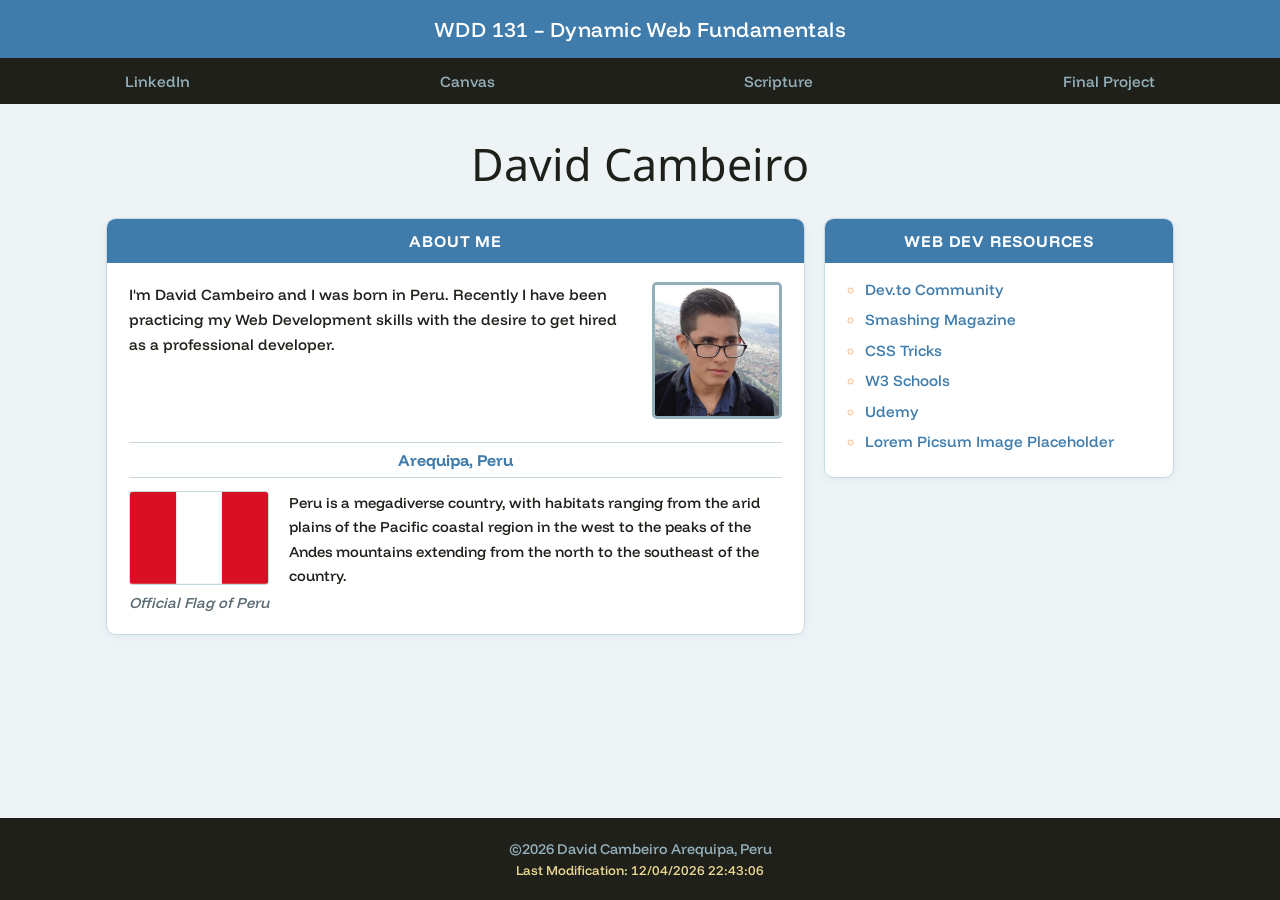
<file: index.html>
<!DOCTYPE html>
<html lang="en">
<head>
    <meta charset="UTF-8">
    <meta name="viewport" content="width=device-width, initial-scale=1.0">
    <title>WDD 131 - Dynamic Web Fundamentals - David Cambeiro</title>
    <meta name="description" content="WDD 131 - Dynamic Web Fundamentals - David Cambeiro - Homepage about me">
    <meta name="author" content="David Cambeiro">
    <link rel="stylesheet" href="styles/base.css">
    <link rel="preconnect" href="https://fonts.googleapis.com">
    <link href="https://fonts.googleapis.com/css2?family=Funnel+Display:wght@500&family=Noto+Sans:ital,wght@0,300;1,300&display=swap" rel="stylesheet">
    <script defer src="scripts/getdates.js"></script>
</head>
<body>
    <header>
        <span id="course-title">WDD 131 – Dynamic Web Fundamentals</span>
        <nav>
            <ul>
                <li><a href="https://www.linkedin.com/in/marcos-cambeiro-2b88231a7/">LinkedIn</a></li>
                <li><a href="https://byupw.instructure.com/.">Canvas</a></li>
                <li><a href="https://www.churchofjesuschrist.org/study/scriptures/bofm/1-ne/3?lang=eng&id=p7#p7">Scripture</a></li>
                <li><a href="project/index.html">Final Project</a></li>
            </ul>
        </nav>
    </header>

    <main>
        <h1>David Cambeiro</h1>
        <div class="cards-grid">
            <section class="card">
                <h2>About Me</h2>
                <div class="card-body">
                    <div class="bio-row">
                        <p>I'm David Cambeiro and I was born in Peru. Recently I have been practicing my Web Development skills with the desire to get hired as a professional developer.</p>
                        <img class="bio-photo" src="images/david-photo.jpg" alt="My personal photo">
                    </div>

                    <div class="country-title">Arequipa, Peru</div>
                    <div class="country-row">
                        <div class="flag-block">
                            <img class="flag-img" src="images/peru-flag.webp" alt="Flag of Peru">
                            <p class="flag-caption">Official Flag of Peru</p>
                        </div>
                        <p>Peru is a megadiverse country, with habitats ranging from the arid plains of the Pacific coastal region in the west to the peaks of the Andes mountains extending from the north to the southeast of the country.</p>
                    </div>
                </div>
            </section>

            <section class="card">
                <h2>Web Dev Resources</h2>
                <ul class="resources-list">
                    <li><a href="https://dev.to">Dev.to Community</a></li>
                    <li><a href="https://smashingmagazine.com">Smashing Magazine</a></li>
                    <li><a href="https://css-tricks.com">CSS Tricks</a></li>
                    <li><a href="https://w3schools.com">W3 Schools</a></li>
                    <li><a href="https://udemy.com">Udemy</a></li>
                    <li><a href="https://picsum.photos">Lorem Picsum Image Placeholder</a></li>
                </ul>
            </section>

        </div>
    </main>

    <footer>
        <p>©<span id="currentyear"></span> David Cambeiro Arequipa, Peru</p>
        <p id="banana"></p>
    </footer>

</body>
</html>
</file>
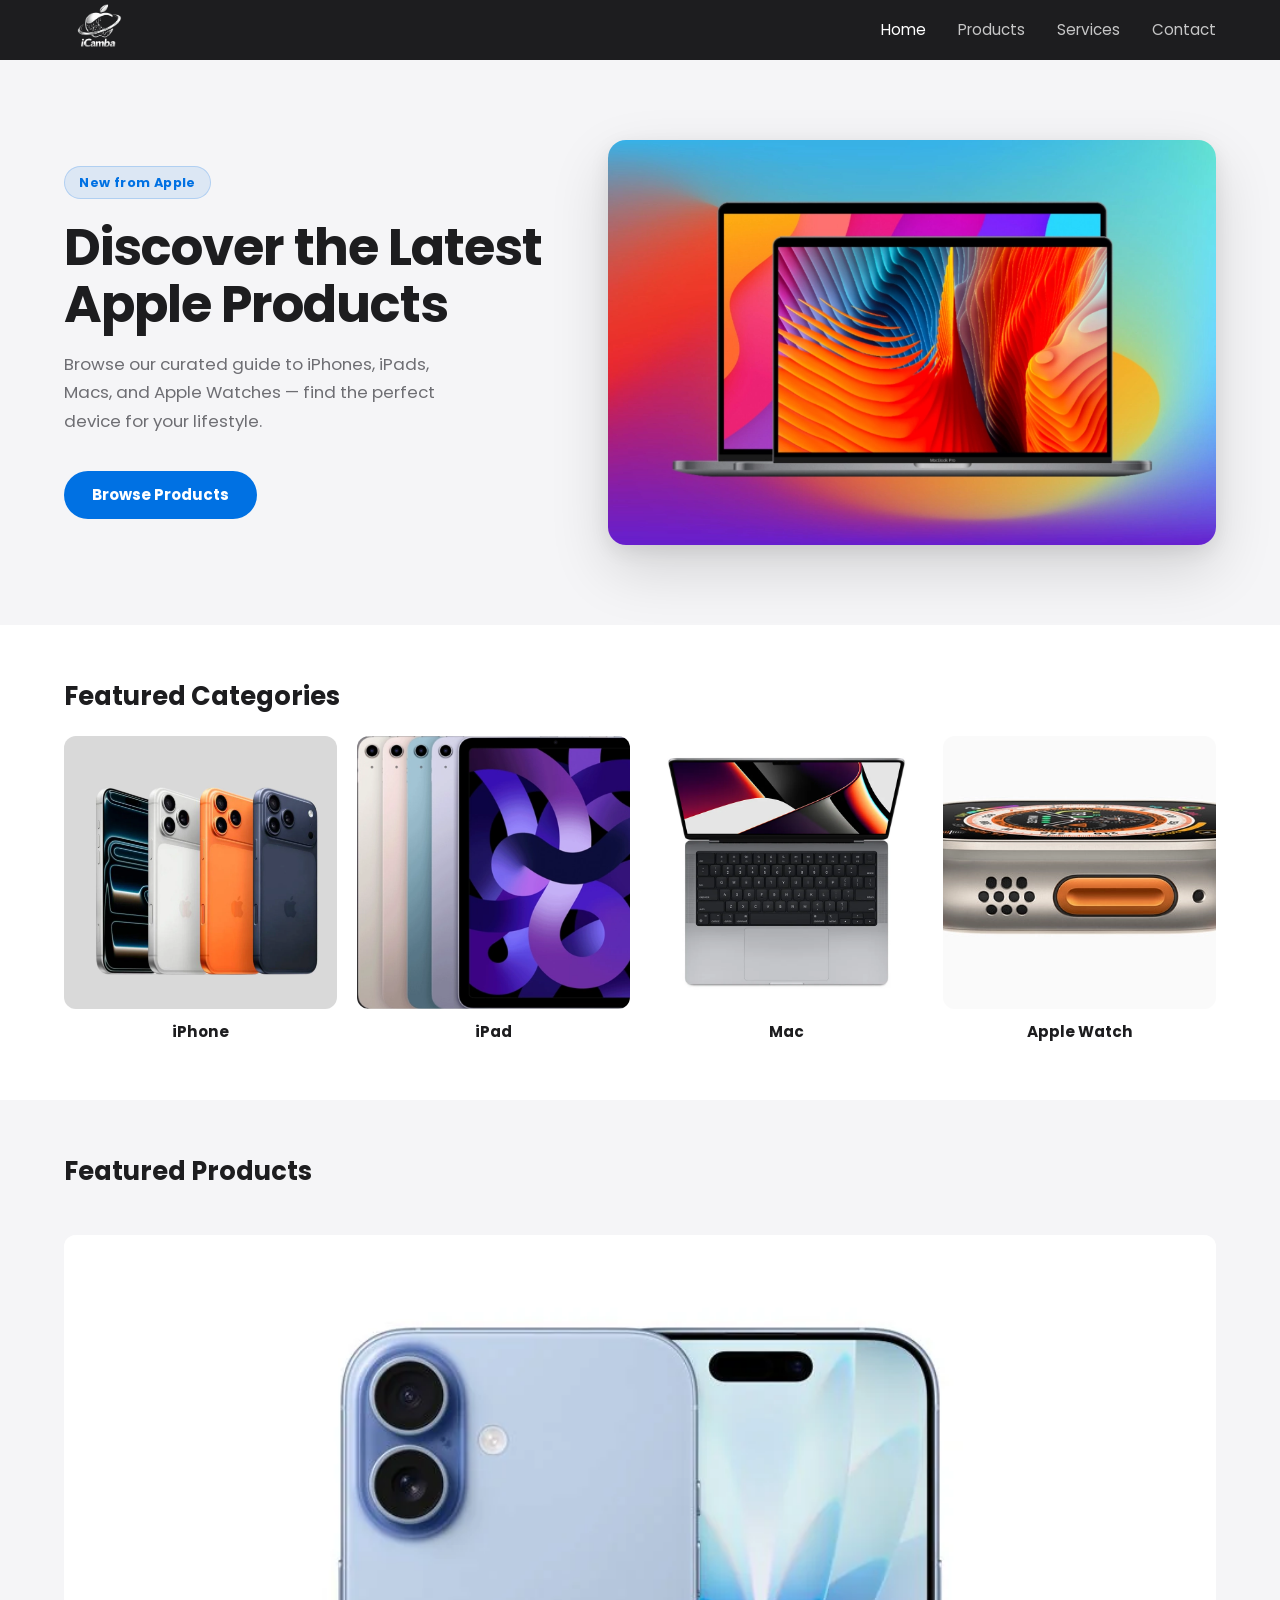
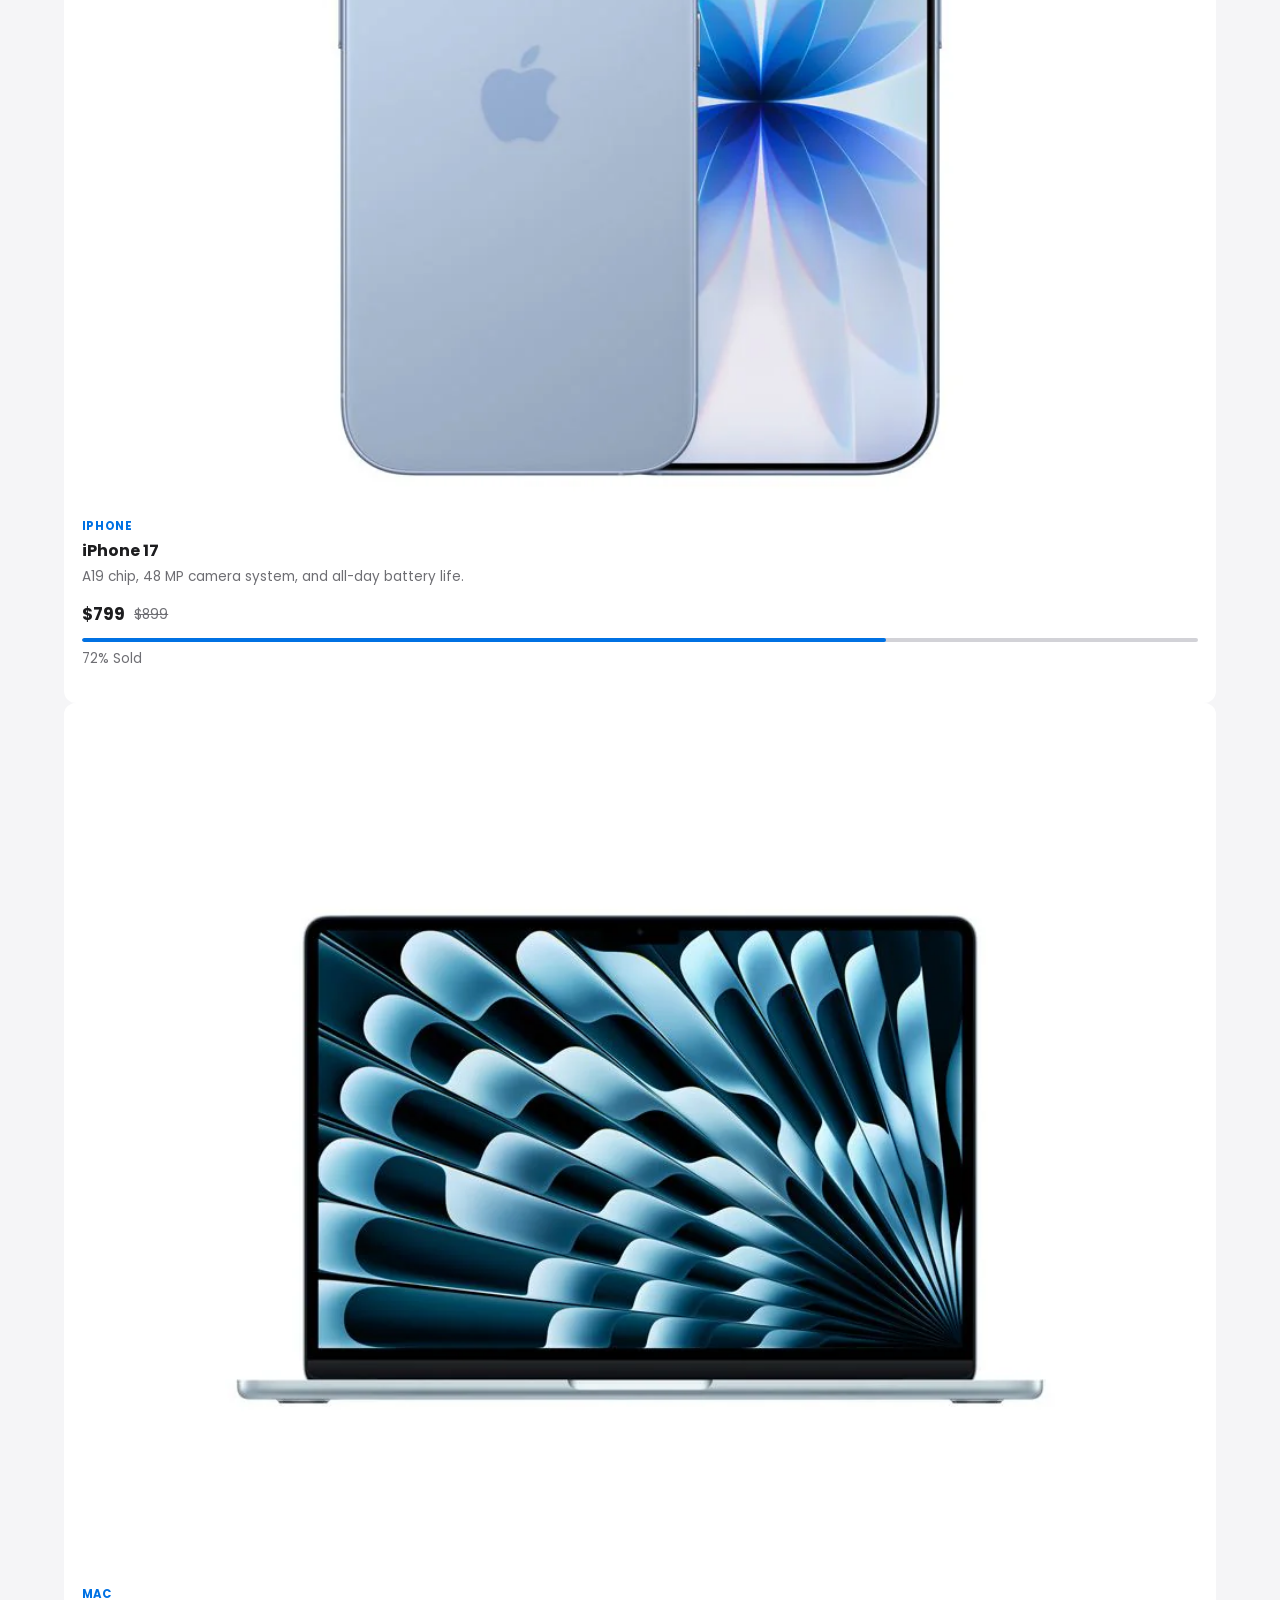
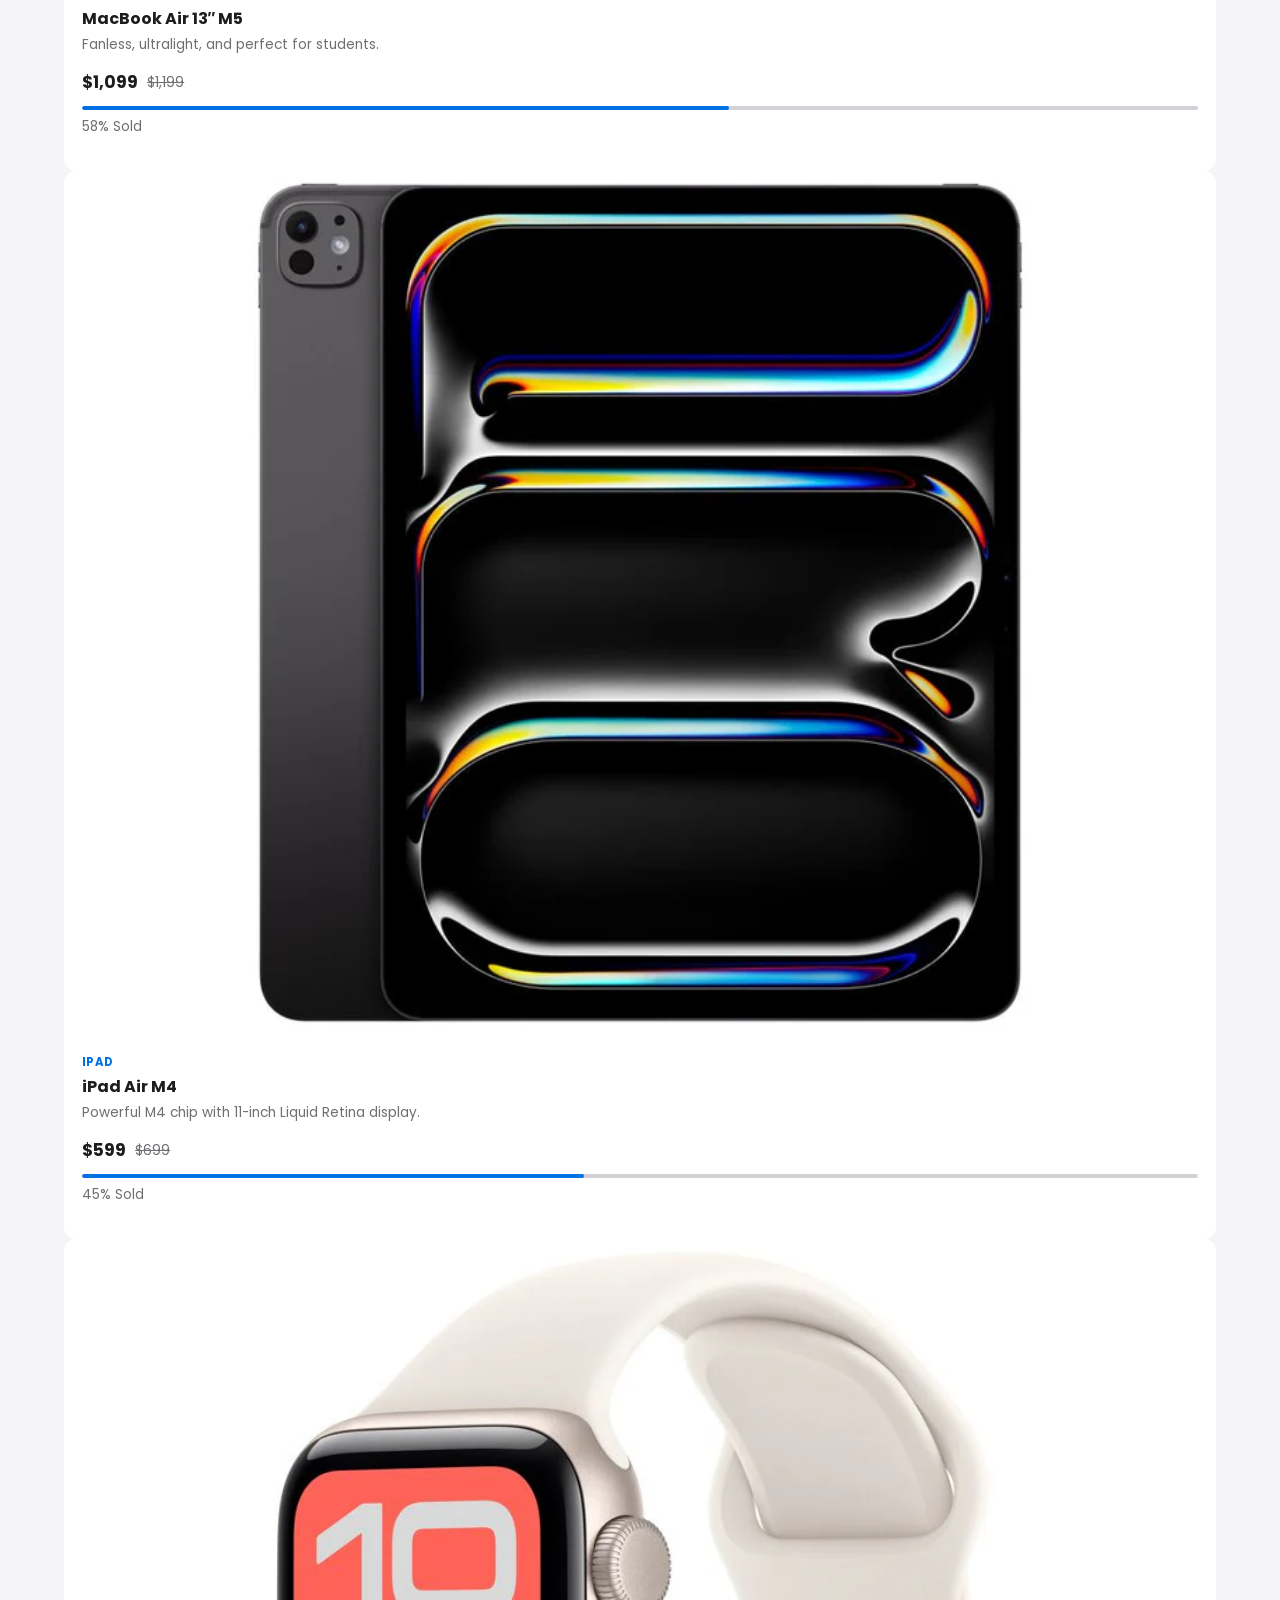
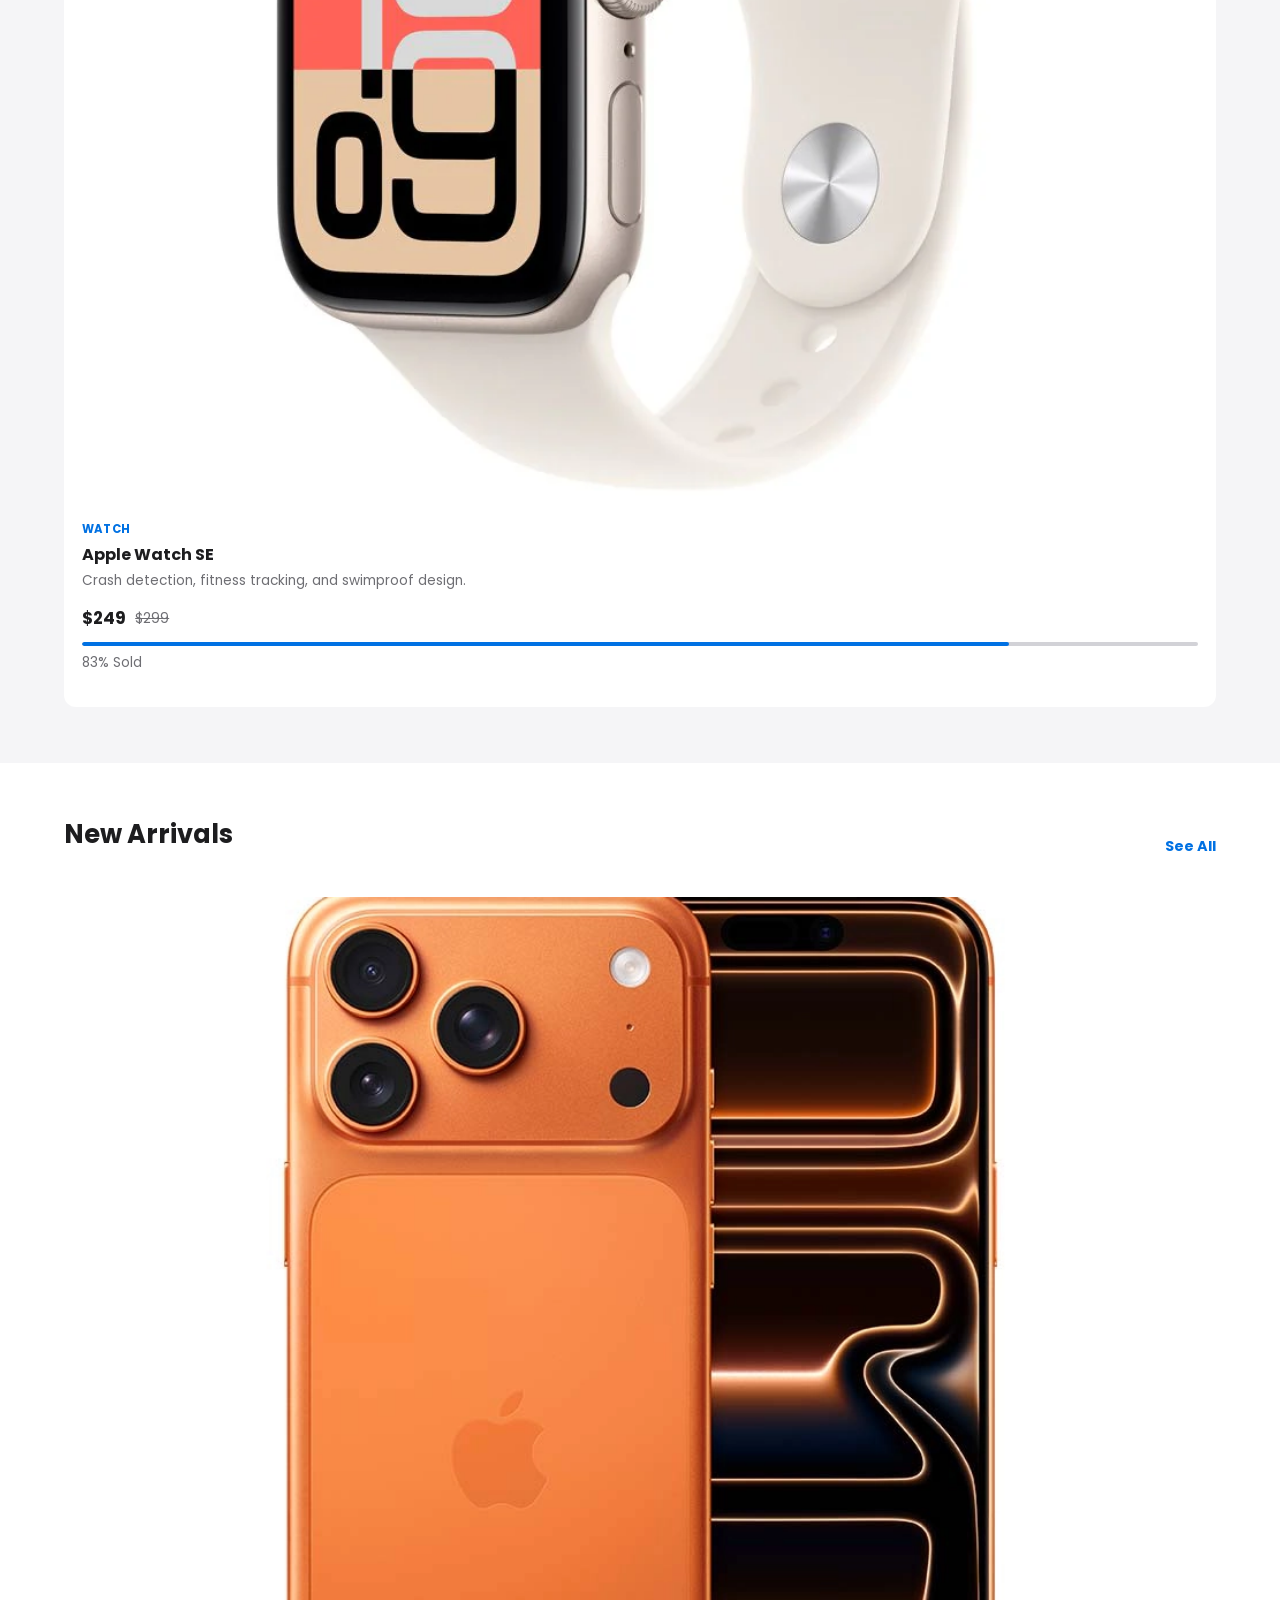
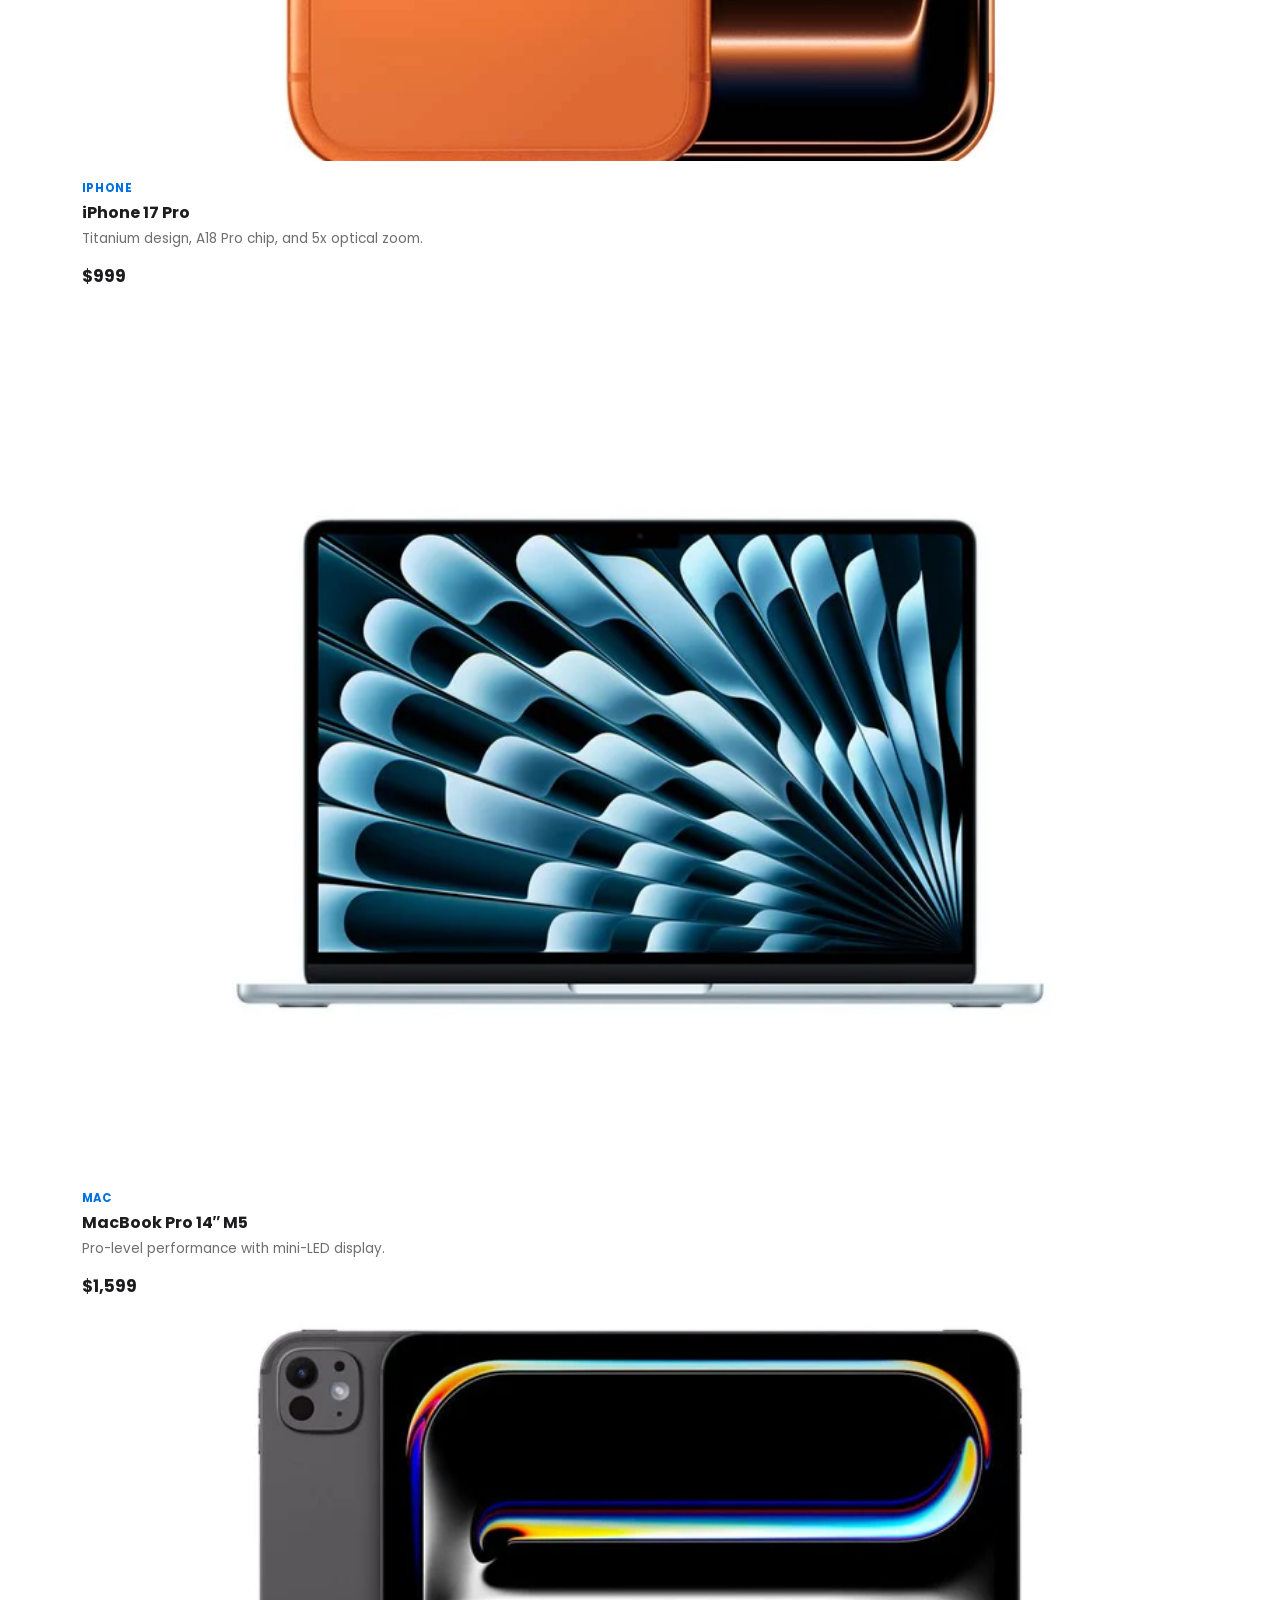
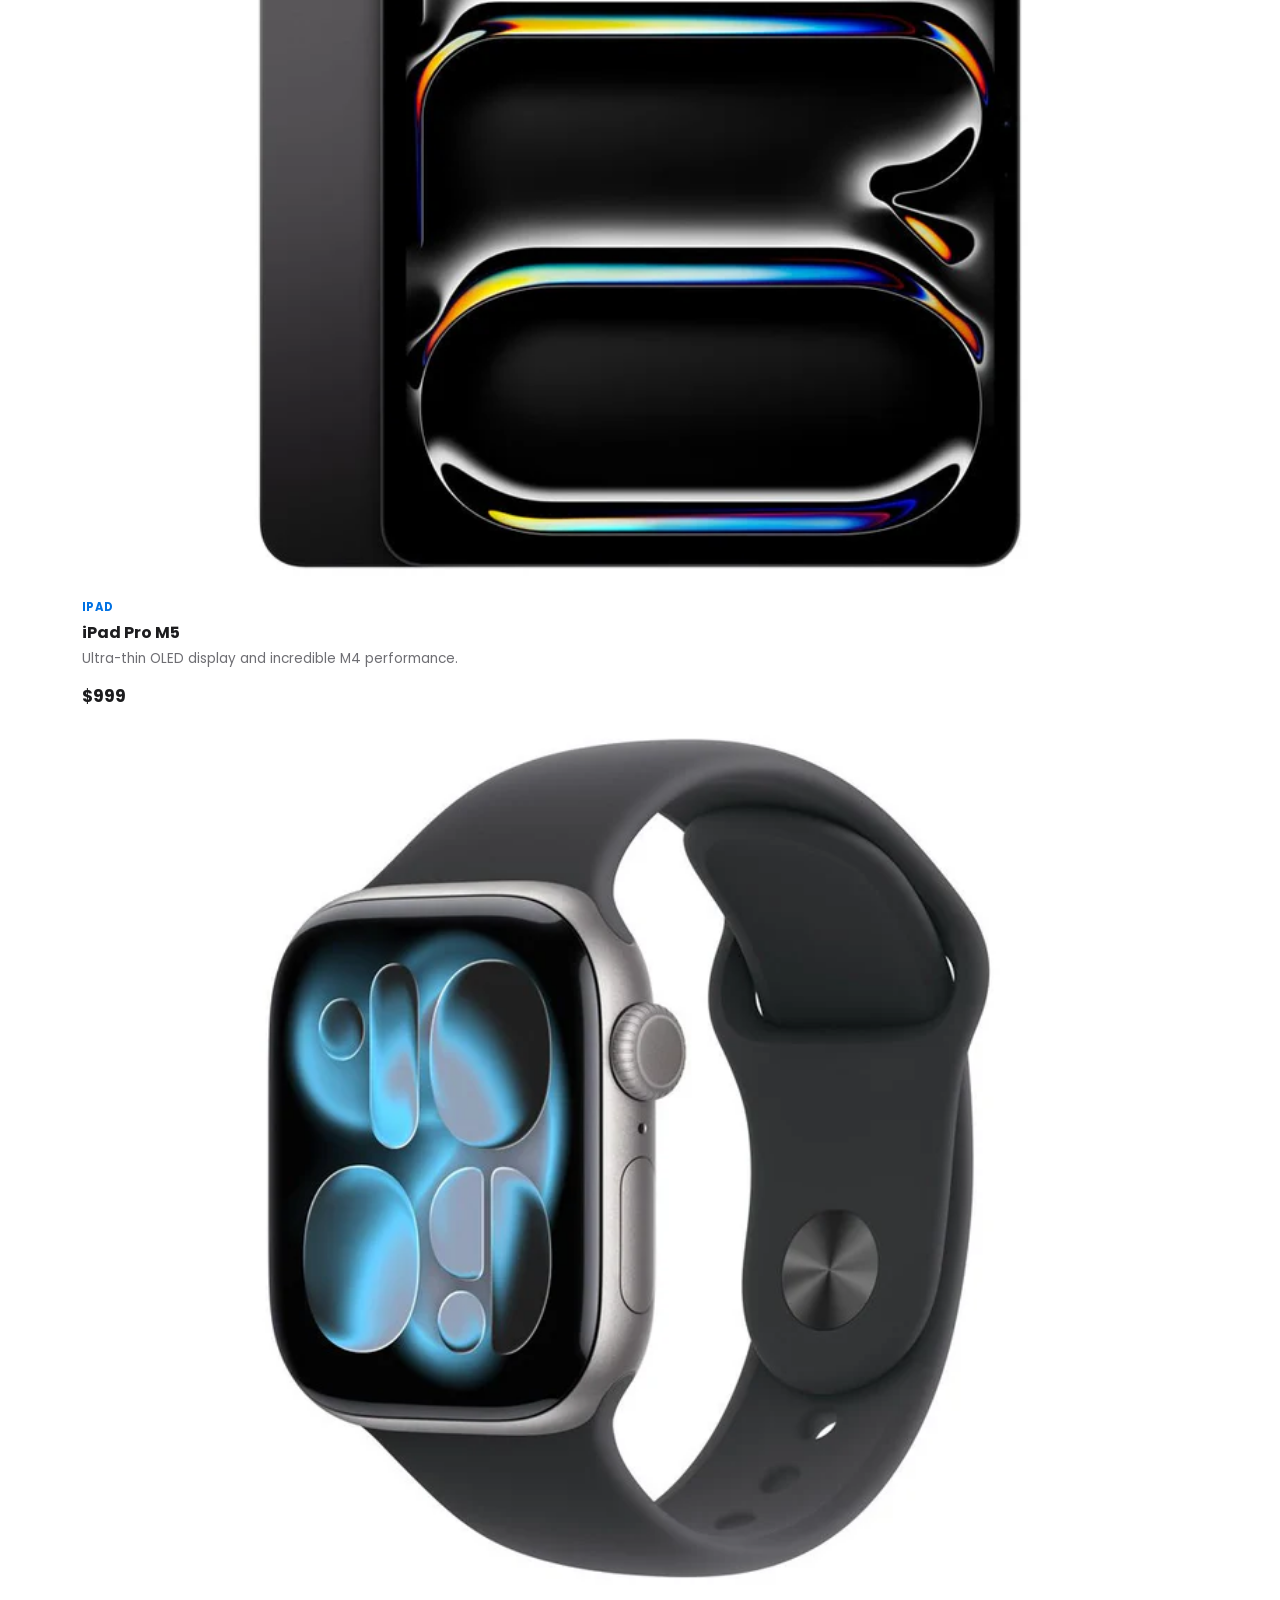
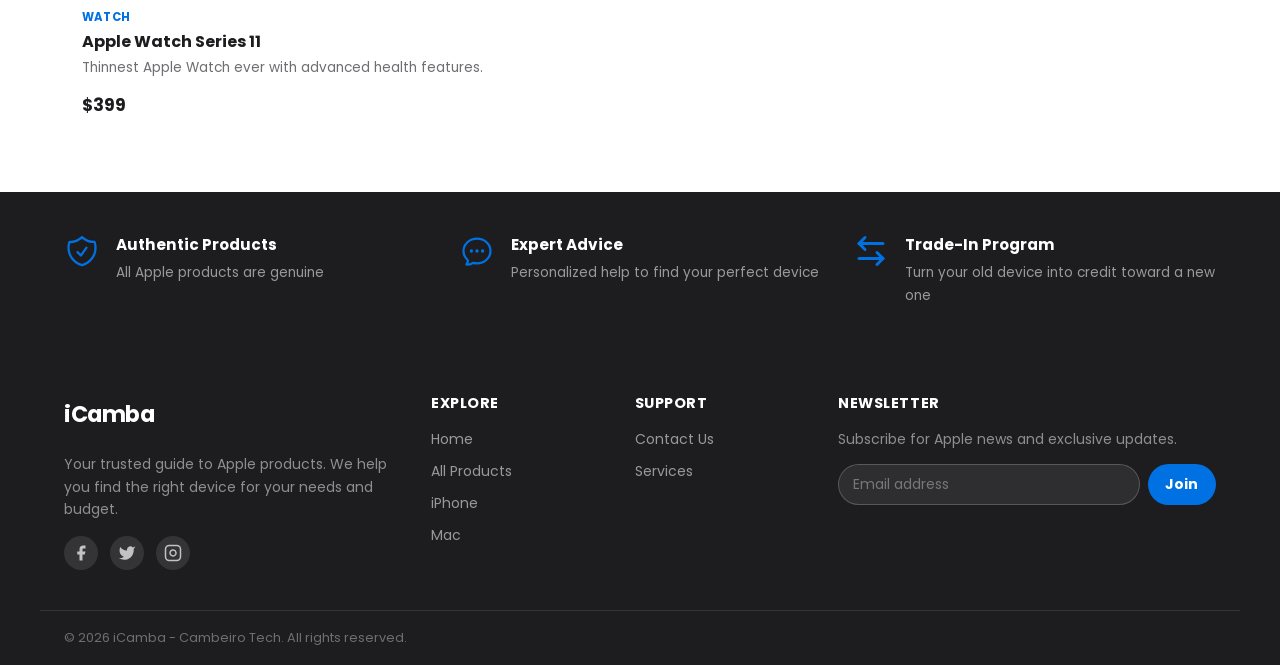
<file: iCambaProject/index.html>
<!DOCTYPE html>
<html lang="en">
<head>
  <meta charset="UTF-8" />
  <meta name="viewport" content="width=device-width, initial-scale=1.0" />
  <meta name="description" content="iCamba - your guide to Apple products. Explore iPhone, iPad, Mac, and Apple Watch." />
  <title>iCamba | Home</title>
  <meta name="tittle" content="iCamba | Home"/>
  <link rel="preconnect" href="https://fonts.googleapis.com" />
  <link rel="preconnect" href="https://fonts.gstatic.com" crossorigin />
  <link href="https://fonts.googleapis.com/css2?family=Poppins:wght@400;700&display=swap" rel="stylesheet" />
  <link rel="stylesheet" href="styles/main.css" />
  <link rel="stylesheet" href="styles/home.css" />
  <script src="scripts/main.js" defer></script>
  <script src="scripts/home.js" defer></script>
</head>
<body>
  <header class="site-header">
    <div class="header-mobile">
      <a href="index.html" class="logo" aria-label="iCamba home"><img src="images/logo_camba.webp" alt="iCambaLogo"></a>
      <div class="search-wrap">
        <svg class="search-icon" width="16" height="16" viewBox="0 0 24 24" fill="none" stroke="currentColor" stroke-width="2" aria-hidden="true">
          <circle cx="11" cy="11" r="8"/><path d="m21 21-4.35-4.35"/>
        </svg>
        <input type="search" placeholder="Search products…" aria-label="Search products" />
      </div>
      <div class="header-actions">
        <button class="icon-btn" aria-label="Cart">
          <svg width="22" height="22" viewBox="0 0 24 24" fill="none" stroke="currentColor" stroke-width="2" aria-hidden="true">
            <circle cx="9" cy="21" r="1"/><circle cx="20" cy="21" r="1"/>
            <path d="M1 1h4l2.68 13.39a2 2 0 0 0 2 1.61h9.72a2 2 0 0 0 2-1.61L23 6H6"/>
          </svg>
        </button>
        <button class="icon-btn" aria-label="Notifications">
          <svg width="22" height="22" viewBox="0 0 24 24" fill="none" stroke="currentColor" stroke-width="2" aria-hidden="true">
            <path d="M18 8A6 6 0 0 0 6 8c0 7-3 9-3 9h18s-3-2-3-9"/>
            <path d="M13.73 21a2 2 0 0 1-3.46 0"/>
          </svg>
        </button>
      </div>
    </div>
    <nav class="header-desktop" aria-label="Main navigation">
      <a href="index.html" class="logo" aria-label="iCamba home"><img src="images/logo_camba.webp" alt="iCambaLogo"></a>
      <button class="nav-toggle" aria-label="Toggle menu" aria-expanded="false">
        <span></span><span></span><span></span>
      </button>
      <ul class="nav-links" id="nav-links">
        <li><a href="index.html" class="active">Home</a></li>
        <li><a href="products.html">Products</a></li>
        <li><a href="services.html">Services</a></li>
        <li><a href="contact.html">Contact</a></li>
      </ul>
    </nav>

  </header>
  <main>
    <section class="hero" aria-label="Hero banner">
      <div class="hero-text">
        <span class="hero-badge">New from Apple</span>
        <h1>Discover the Latest Apple Products</h1>
        <p>Browse our curated guide to iPhones, iPads, Macs, and Apple Watches — find the perfect device for your lifestyle.</p>
        <a href="products.html" class="btn-primary">Browse Products</a>
      </div>
      <div class="hero-img-wrap">
        <img src="images/hero-image.webp" alt="Heroe image">
      </div>
    </section>

    <section class="categories" aria-label="Product categories">
      <div class="container">

        <h2 class="section-title">Featured Categories</h2>
        <div class="category-cards">

          <a href="products.html?filter=iphone" class="category-card">
            <img src="images/Iphone17.webp" alt="iphone17" class="img-box img-box--chip" aria-hidden="true">
            <span>iPhone</span>
          </a>

          <a href="products.html?filter=ipad" class="category-card">
            <img src="images/ipad.webp" alt="" class="img-box img-box--chip" aria-hidden="true">
            <span>iPad</span>
          </a>

          <a href="products.html?filter=mac" class="category-card">
            <img src="images/macbookprom1pro.webp" alt="" class="img-box img-box--chip" ">
            <span>Mac</span>
          </a>

          <a href="products.html?filter=watch" class="category-card">
            <img src="images/apple-watch.webp" alt="" class="img-box img-box--chip" aria-hidden="true">
            <span>Apple Watch</span>
          </a>

        </div>
        <!-- Mobile -->
        <div class="category-chips" aria-label="Filter by category">
          <button class="chip chip--active" data-filter="all">
            <span class="chip-all-icon" aria-hidden="true">⊞</span>
            <span>All</span>
          </button>
          <button class="chip" data-filter="iphone">
            <img src="images/Iphone17.webp" alt="iphone17" class="img-box img-box--chip" aria-hidden="true">
            <span>iPhone</span>
          </button>
          <button class="chip" data-filter="ipad">
            <img src="images/ipad.webp" alt="" class="img-box img-box--chip" aria-hidden="true">
            <span>iPad</span>
          </button>
          <button class="chip" data-filter="mac">
            <img src="images/macbookprom1pro.webp" alt="" class="img-box img-box--chip" ">
            <span>Mac</span>
          </button>
          <button class="chip" data-filter="watch">
            <img src="images/apple-watch.webp" alt="" class="img-box img-box--chip" aria-hidden="true">
            <span>Watch</span>
          </button>
        </div>

      </div>
    </section>

    <section class="featured-sale" aria-label="Featured products">
      <div class="container">
        <div class="section-row">
          <h2 class="section-title">Featured Products</h2>
        </div>
        <!-- Cards injected by home.js -->
        <div class="product-grid" id="featured-grid"></div>
      </div>
    </section>

    <section class="new-arrivals" aria-label="New arrivals">
      <div class="container">
        <div class="section-row">
          <h2 class="section-title">New Arrivals</h2>
          <a href="products.html" class="see-all-link">See All</a>
        </div>
        <!-- Cards injected by home.js -->
        <div class="product-grid" id="arrivals-grid"></div>
      </div>
    </section>
    <!-- Desktop -->
    <div class="perks-banner" aria-label="Store benefits">
      <div class="container perks-grid">
        <div class="perk">
          <svg xmlns="http://www.w3.org/2000/svg" class="perk-icon" width="36" height="36" fill="none" viewBox="0 0 24 24" stroke-width="1.5" stroke="currentColor" class="size-6">
            <path stroke-linecap="round" stroke-linejoin="round" d="M9 12.75 11.25 15 15 9.75m-3-7.036A11.959 11.959 0 0 1 3.598 6 11.99 11.99 0 0 0 3 9.749c0 5.592 3.824 10.29 9 11.623 5.176-1.332 9-6.03 9-11.622 0-1.31-.21-2.571-.598-3.751h-.152c-3.196 0-6.1-1.248-8.25-3.285Z" />
          </svg>

          <div>
            <strong>Authentic Products</strong>
            <p>All Apple products are genuine</p>
          </div>
        </div>

        <div class="perk">
          <svg xmlns="http://www.w3.org/2000/svg" class="perk-icon" width="36" height="36" fill="none" viewBox="0 0 24 24" stroke-width="1.5" stroke="currentColor" class="size-6">
            <path stroke-linecap="round" stroke-linejoin="round" d="M8.625 12a.375.375 0 1 1-.75 0 .375.375 0 0 1 .75 0Zm0 0H8.25m4.125 0a.375.375 0 1 1-.75 0 .375.375 0 0 1 .75 0Zm0 0H12m4.125 0a.375.375 0 1 1-.75 0 .375.375 0 0 1 .75 0Zm0 0h-.375M21 12c0 4.556-4.03 8.25-9 8.25a9.764 9.764 0 0 1-2.555-.337A5.972 5.972 0 0 1 5.41 20.97a5.969 5.969 0 0 1-.474-.065 4.48 4.48 0 0 0 .978-2.025c.09-.457-.133-.901-.467-1.226C3.93 16.178 3 14.189 3 12c0-4.556 4.03-8.25 9-8.25s9 3.694 9 8.25Z" />
          </svg>

          <div>
            <strong>Expert Advice</strong>
            <p>Personalized help to find your perfect device</p>
          </div>
        </div>

        <div class="perk">
          <svg xmlns="http://www.w3.org/2000/svg" class="perk-icon" width="36" height="36" viewBox="0 0 24 24" fill="none" stroke="currentColor" stroke-width="2" stroke-linecap="round" stroke-linejoin="round" class="lucide lucide-arrow-left-right-icon lucide-arrow-left-right"><path d="M8 3 4 7l4 4"/><path d="M4 7h16"/><path d="m16 21 4-4-4-4"/><path d="M20 17H4"/></svg>
          <div>
            <strong>Trade-In Program</strong>
            <p>Turn your old device into credit toward a new one</p>
          </div>
        </div>

      </div>
    </div>

  </main>
  
  <footer class="site-footer">
    <div class="container footer-grid">

      <div class="footer-brand">
        <span class="logo footer-logo">iCamba</span>
        <p>Your trusted guide to Apple products. We help you find the right device for your needs and budget.</p>
        <div class="social-links" aria-label="Social media links">
          <a href="#" aria-label="Facebook">
            <svg width="18" height="18" viewBox="0 0 24 24" fill="currentColor" aria-hidden="true"><path d="M18 2h-3a5 5 0 0 0-5 5v3H7v4h3v8h4v-8h3l1-4h-4V7a1 1 0 0 1 1-1h3z"/></svg>
          </a>
          <a href="#" aria-label="Twitter">
            <svg width="18" height="18" viewBox="0 0 24 24" fill="currentColor" aria-hidden="true"><path d="M23 3a10.9 10.9 0 0 1-3.14 1.53 4.48 4.48 0 0 0-7.86 3v1A10.66 10.66 0 0 1 3 4s-4 9 5 13a11.64 11.64 0 0 1-7 2c9 5 20 0 20-11.5a4.5 4.5 0 0 0-.08-.83A7.72 7.72 0 0 0 23 3z"/></svg>
          </a>
          <a href="#" aria-label="Instagram">
            <svg width="18" height="18" viewBox="0 0 24 24" fill="none" stroke="currentColor" stroke-width="2" aria-hidden="true"><rect x="2" y="2" width="20" height="20" rx="5"/><path d="M16 11.37A4 4 0 1 1 12.63 8 4 4 0 0 1 16 11.37z"/><line x1="17.5" y1="6.5" x2="17.51" y2="6.5"/></svg>
          </a>
        </div>
      </div>

      <div class="footer-col">
        <h3>Explore</h3>
        <ul>
          <li><a href="index.html">Home</a></li>
          <li><a href="products.html">All Products</a></li>
          <li><a href="products.html?filter=iphone">iPhone</a></li>
          <li><a href="products.html?filter=mac">Mac</a></li>
        </ul>
      </div>

      <div class="footer-col">
        <h3>Support</h3>
        <ul>
          <li><a href="contact.html">Contact Us</a></li>
          <li><a href="services.html">Services</a></li>
        </ul>
      </div>

      <div class="footer-col footer-newsletter">
        <h3>Newsletter</h3>
        <p>Subscribe for Apple news and exclusive updates.</p>
        <form class="newsletter-form" id="newsletter-form" novalidate>
          <input type="email" placeholder="Email address" aria-label="Your email address" required />
          <button type="submit" class="btn-primary">Join</button>
        </form>
      </div>

    </div>

    <div class="footer-bottom">
      <p>© <span id="current-year"></span> iCamba - Cambeiro Tech. All rights reserved.</p>
    </div>
  </footer>

  <nav class="bottom-nav" aria-label="Mobile navigation">

    <a href="index.html" class="bnav-item bnav-item--active" aria-current="page">
      <svg width="22" height="22" viewBox="0 0 24 24" fill="none" stroke="currentColor" stroke-width="2" aria-hidden="true">
        <path d="M3 9l9-7 9 7v11a2 2 0 0 1-2 2H5a2 2 0 0 1-2-2z"/>
        <polyline points="9 22 9 12 15 12 15 22"/>
      </svg>
      <span>Home</span>
    </a>

    <a href="products.html" class="bnav-item">
      <svg width="22" height="22" viewBox="0 0 24 24" fill="none" stroke="currentColor" stroke-width="2" aria-hidden="true">
        <rect x="2" y="3" width="20" height="14" rx="2"/>
        <line x1="8" y1="21" x2="16" y2="21"/>
        <line x1="12" y1="17" x2="12" y2="21"/>
      </svg>
      <span>Products</span>
    </a>

    <a href="services.html" class="bnav-item">
      <svg width="22" height="22" viewBox="0 0 24 24" fill="none" stroke="currentColor" stroke-width="2" aria-hidden="true">
        <circle cx="12" cy="12" r="3"/>
        <path d="M19.07 4.93a10 10 0 0 1 0 14.14M4.93 4.93a10 10 0 0 0 0 14.14"/>
      </svg>
      <span>Services</span>
    </a>

    <a href="contact.html" class="bnav-item">
      <svg width="22" height="22" viewBox="0 0 24 24" fill="none" stroke="currentColor" stroke-width="2" aria-hidden="true">
        <path d="M20 21v-2a4 4 0 0 0-4-4H8a4 4 0 0 0-4 4v2"/>
        <circle cx="12" cy="7" r="4"/>
      </svg>
      <span>Contact</span>
    </a>

  </nav>

  
</body>
</html>
</file>
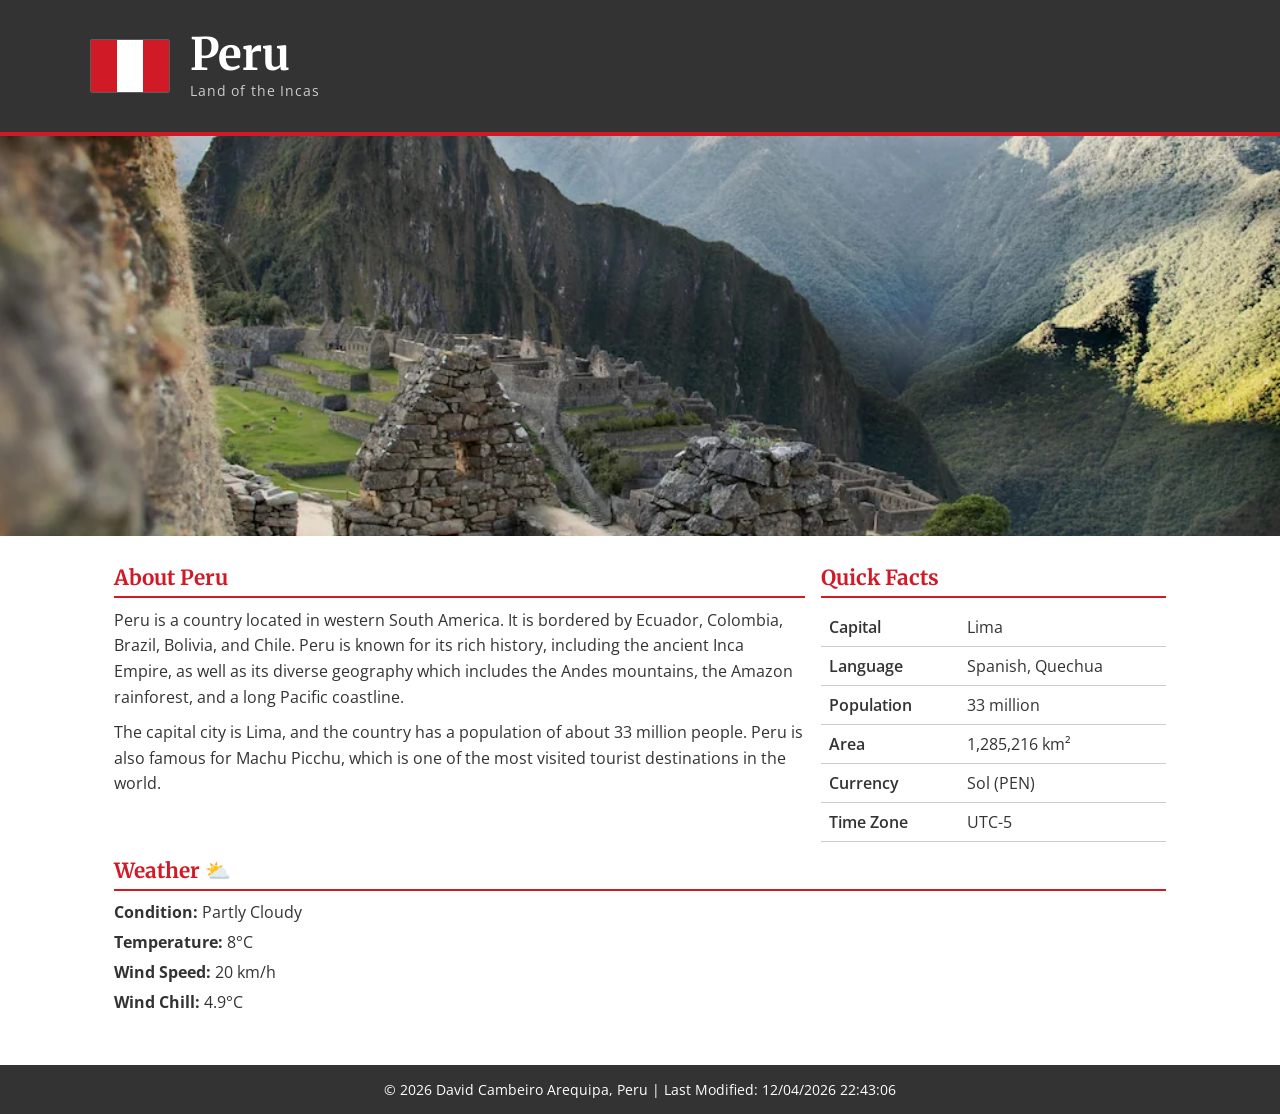
<file: place.html>
<!DOCTYPE html>
<html lang="en">
<head>
    <meta charset="UTF-8">
    <meta name="viewport" content="width=device-width, initial-scale=1.0">
    <title>Peru site | David Cambeiro</title>
    <meta name="author" content="David Cambeiro">
    <meta name="title" content="Peru site | David Cambeiro">
    <meta name="description" content="An immersive site exploring the vibrant culture, breathtaking landscapes, and historic landmarks of Peru.">
    <link rel="preconnect" href="https://fonts.googleapis.com">
    <link rel="preconnect" href="https://fonts.gstatic.com" crossorigin>
    <link href="https://fonts.googleapis.com/css2?family=Merriweather:wght@400;700&family=Open+Sans:wght@400;600&display=swap" rel="stylesheet">
    <link rel="stylesheet" href="styles/place.css">
    <script src="scripts/place.js" defer></script>
</head>
<body>
    <header>
        <div class="header-content">
            <div class="header-flag">
                <div class="flag-bar red"></div>
                <div class="flag-bar white"></div>
                <div class="flag-bar red"></div>
            </div>
            <div class="header-text">
                <h1>Peru</h1>
                <p>Land of the Incas</p>
            </div>
        </div>
    </header>

    <main>
        <div class="hero">
            <picture>
                <source media="(min-width: 900px)" srcset="images/peru-large.webp">
                <img src="images/peru-small.webp"
                    alt="Machu Picchu ruins in the Andes mountains"
                    width="400" height="267">
            </picture>
        </div>

        <div class="content">
            <section class="about">
                <h2>About Peru</h2>
                <p>Peru is a country located in western South America. It is bordered by Ecuador, Colombia, Brazil, Bolivia, and Chile. Peru is known for its rich history, including the ancient Inca Empire, as well as its diverse geography which includes the Andes mountains, the Amazon rainforest, and a long Pacific coastline.</p>
                <p>The capital city is Lima, and the country has a population of about 33 million people. Peru is also famous for Machu Picchu, which is one of the most visited tourist destinations in the world.</p>
            </section>

            <section class="facts">
                <h2>Quick Facts</h2>
                <table>
                    <tr>
                        <th>Capital</th>
                        <td>Lima</td>
                    </tr>
                    <tr>
                        <th>Language</th>
                        <td>Spanish, Quechua</td>
                    </tr>
                    <tr>
                        <th>Population</th>
                        <td>33 million</td>
                    </tr>
                    <tr>
                        <th>Area</th>
                        <td>1,285,216 km²</td>
                    </tr>
                    <tr>
                        <th>Currency</th>
                        <td>Sol (PEN)</td>
                    </tr>
                    <tr>
                        <th>Time Zone</th>
                        <td>UTC-5</td>
                    </tr>
                </table>
            </section>

            <section class="weather">
                <h2 class="weather-heading">Weather</h2>

                <img class="weather-icon" src="images/partly-cloudy.svg" alt="partly cloudy icon" width="64" height="64">

                <p><strong>Condition:</strong> Partly Cloudy</p>
                <p><strong>Temperature:</strong> 8°C</p>
                <p><strong>Wind Speed:</strong> 20 km/h</p>
                <p><strong>Wind Chill:</strong> <span id="wind-chill">--</span></p>
            </section>
        </div>
    </main>

    <footer>
        <p>&copy; <span id="current-year"></span> David Cambeiro Arequipa, Peru | Last Modified: <span id="last-modified"></span></p>
    </footer>
</body>
</html>
</file>
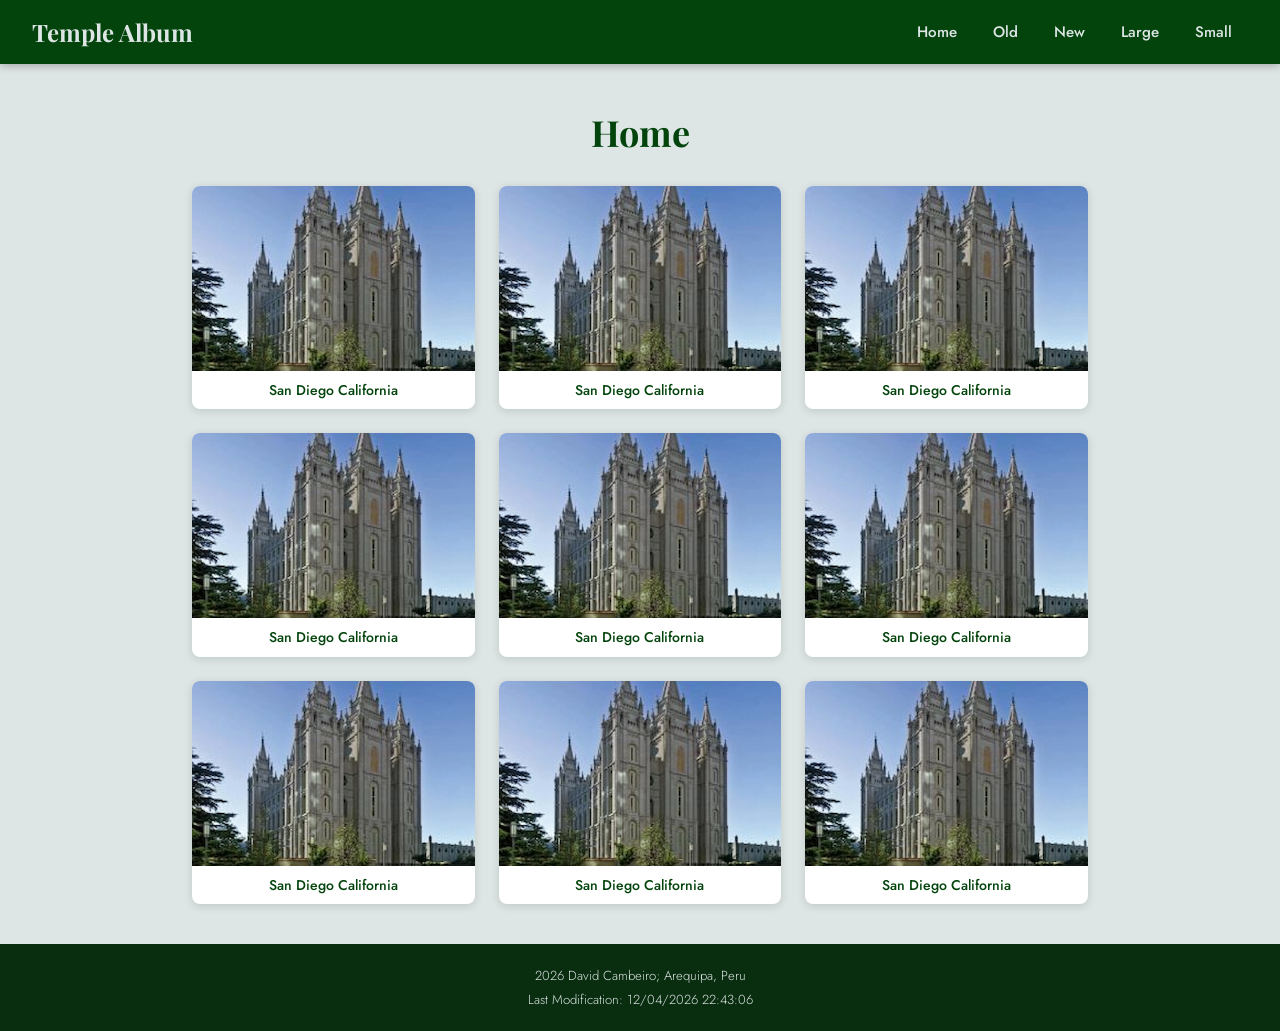
<file: temples.html>
<!DOCTYPE html>
<html lang="en">
<head>
    <meta charset="UTF-8">
    <meta name="viewport" content="width=device-width, initial-scale=1.0">
    <title>Temple Album</title>
    <meta name="description" content=" An inspiring photo album showcasing the majestic spires and serene grounds of Latter-day Saint temples from diverse nations and cultures.">
    <meta name="title" content="Temple Album">
    <meta name="author" content="David Cambeiro">
    <link rel="stylesheet" href="styles/temples.css">
    <link rel="stylesheet" href="styles/temples-large.css">
    <link rel="preconnect" href="https://fonts.googleapis.com">
    <link rel="preconnect" href="https://fonts.gstatic.com" crossorigin>
    <link href="https://fonts.googleapis.com/css2?family=Playfair+Display:wght@500;700&family=Jost:wght@300;400;500&display=swap" rel="stylesheet">
    <script src="scripts/temples.js" defer></script>
</head>
<body>
    <header>
        <a id="header-link" href="temples.html">Temple Album</a>
        <button id="hamburger" aria-label="Toggle navigation" aria-expanded="false">☰</button>
        <nav id="main-nav">
            <ul>
                <li><a href="#">Home</a></li>
                <li><a href="#">Old</a></li>
                <li><a href="#">New</a></li>
                <li><a href="#">Large</a></li>
                <li><a href="#">Small</a></li>
            </ul>
        </nav>
    </header>

    <main>
        <h1>Home</h1>
        <div class="gallery">
            <figure>
                <img src="images/temple.webp" alt="San Diego California Temple" loading="lazy">
                <figcaption>San Diego California</figcaption>
            </figure>
            <figure>
                <img src="images/temple.webp" alt="San Diego California Temple" loading="lazy">
                <figcaption>San Diego California</figcaption>
            </figure>
            <figure>
                <img src="images/temple.webp" alt="San Diego California Temple" loading="lazy">
                <figcaption>San Diego California</figcaption>
            </figure>
            <figure>
                <img src="images/temple.webp" alt="San Diego California Temple" loading="lazy">
                <figcaption>San Diego California</figcaption>
            </figure>
            <figure>
                <img src="images/temple.webp" alt="San Diego California Temple" loading="lazy">
                <figcaption>San Diego California</figcaption>
            </figure>
            <figure>
                <img src="images/temple.webp" alt="San Diego California Temple" loading="lazy">
                <figcaption>San Diego California</figcaption>
            </figure>
            <figure>
                <img src="images/temple.webp" alt="San Diego California Temple" loading="lazy">
                <figcaption>San Diego California</figcaption>
            </figure>
            <figure>
                <img src="images/temple.webp" alt="San Diego California Temple" loading="lazy">
                <figcaption>San Diego California</figcaption>
            </figure>
            <figure>
                <img src="images/temple.webp" alt="San Diego California Temple" loading="lazy">
                <figcaption>San Diego California</figcaption>
            </figure>
        </div>
    </main>

    <footer>
        <p><span id="currentyear"></span> David Cambeiro; Arequipa, Peru</p>
        <p id="banana"></p>
    </footer>
</body>
</html>
</file>
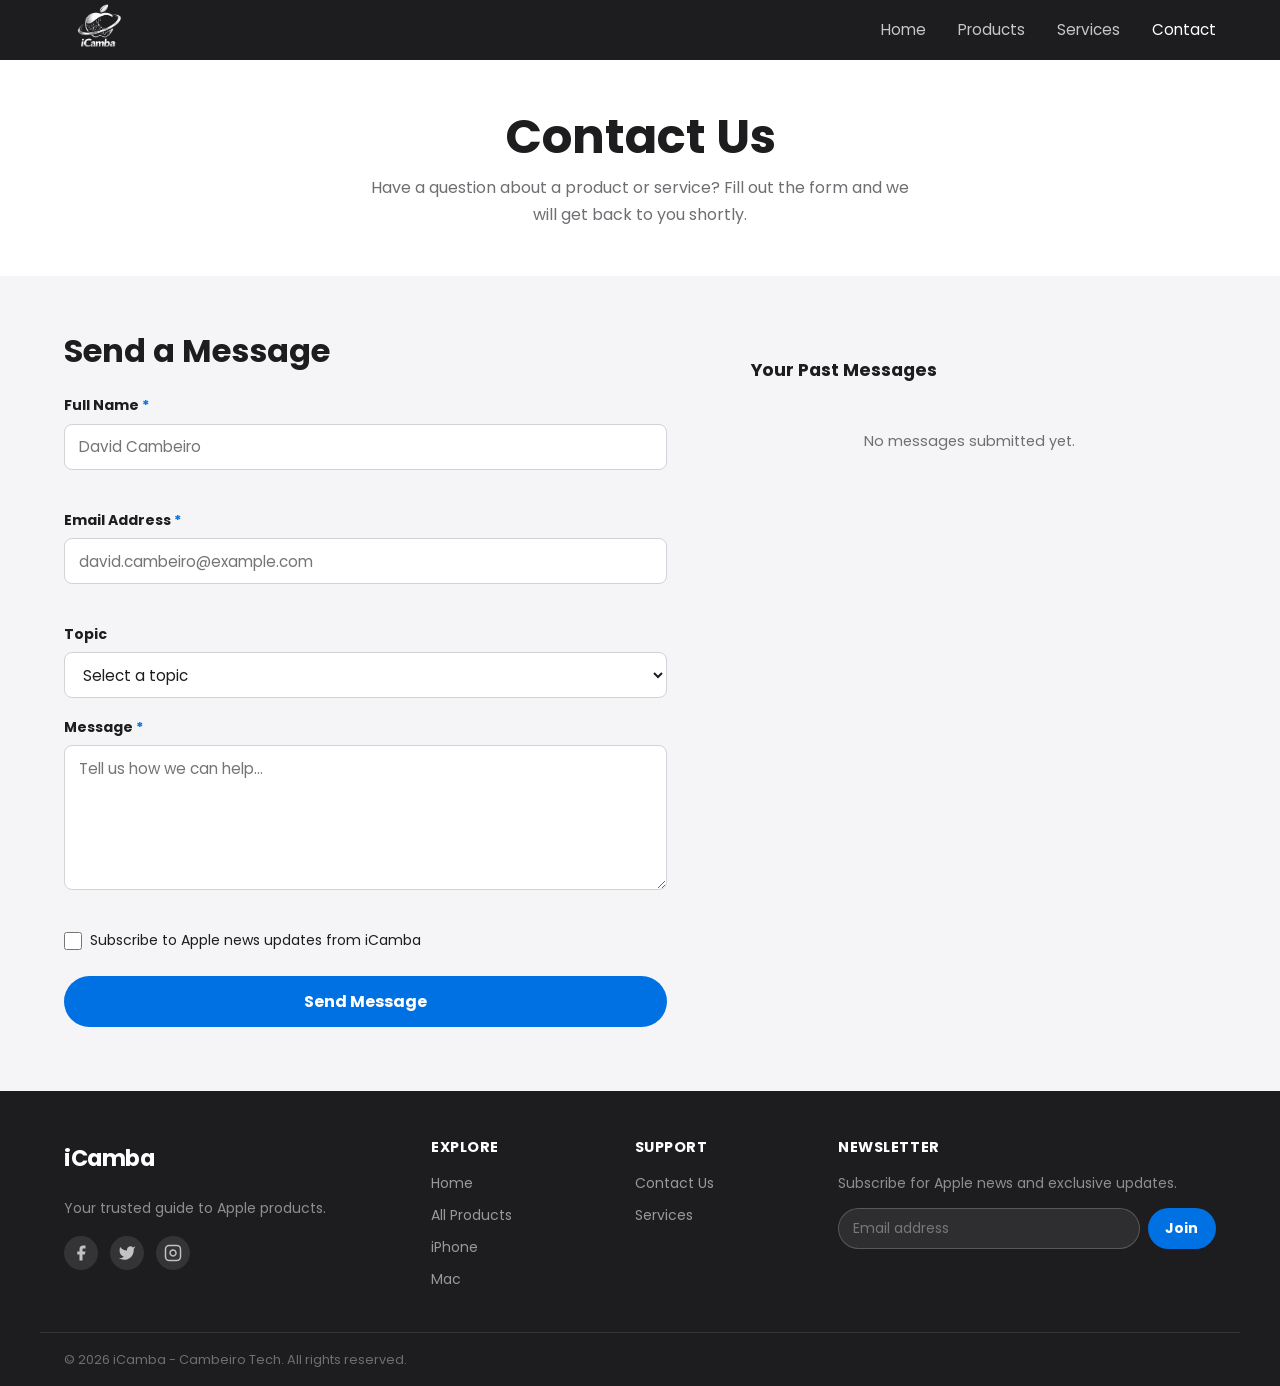
<file: iCambaProject/contact.html>
<!DOCTYPE html>
<html lang="en">
<head>
  <meta charset="UTF-8" />
  <meta name="viewport" content="width=device-width, initial-scale=1.0" />
  <meta name="description" content="Contact iCamba - send us a message or ask about Apple products and services." />
  <title>iCamba | Contact</title>
  <meta name="tittle" content="iCamba | Contact"/>
  <link rel="preconnect" href="https://fonts.googleapis.com" />
  <link rel="preconnect" href="https://fonts.gstatic.com" crossorigin />
  <link href="https://fonts.googleapis.com/css2?family=Poppins:wght@400;700&display=swap" rel="stylesheet" />
  <link rel="stylesheet" href="styles/main.css" />
  <link rel="stylesheet" href="styles/contact.css" />
</head>
<body>

  <header class="site-header">

    <div class="header-mobile">
      <a href="index.html" class="logo" aria-label="iCamba home"><img src="images/logo_camba.webp" alt="iCambaLogo"></a>
      <div class="search-wrap">
        <svg class="search-icon" width="16" height="16" viewBox="0 0 24 24" fill="none" stroke="currentColor" stroke-width="2" aria-hidden="true">
          <circle cx="11" cy="11" r="8"/><path d="m21 21-4.35-4.35"/>
        </svg>
        <input type="search" placeholder="Search products…" aria-label="Search products" />
      </div>
      <div class="header-actions">
        <button class="icon-btn" aria-label="Cart">
          <svg width="22" height="22" viewBox="0 0 24 24" fill="none" stroke="currentColor" stroke-width="2" aria-hidden="true">
            <circle cx="9" cy="21" r="1"/><circle cx="20" cy="21" r="1"/>
            <path d="M1 1h4l2.68 13.39a2 2 0 0 0 2 1.61h9.72a2 2 0 0 0 2-1.61L23 6H6"/>
          </svg>
        </button>
        <button class="icon-btn" aria-label="Notifications">
          <svg width="22" height="22" viewBox="0 0 24 24" fill="none" stroke="currentColor" stroke-width="2" aria-hidden="true">
            <path d="M18 8A6 6 0 0 0 6 8c0 7-3 9-3 9h18s-3-2-3-9"/>
            <path d="M13.73 21a2 2 0 0 1-3.46 0"/>
          </svg>
        </button>
      </div>
    </div>

    <nav class="header-desktop" aria-label="Main navigation">
      <a href="index.html" class="logo"><img src="images/logo_camba.webp" alt="iCambaLogo"></a>
      <button class="nav-toggle" aria-label="Toggle menu" aria-expanded="false">
        <span></span><span></span><span></span>
      </button>
      <ul class="nav-links" id="nav-links">
        <li><a href="index.html">Home</a></li>
        <li><a href="products.html">Products</a></li>
        <li><a href="services.html">Services</a></li>
        <li><a href="contact.html" class="active">Contact</a></li>
      </ul>
    </nav>

  </header>

  <main>
    <section class="page-banner" aria-label="Contact page header">
      <div class="container">
        <h1>Contact Us</h1>
        <p>Have a question about a product or service? Fill out the form and we will get back to you shortly.</p>
      </div>
    </section>

    <section class="contact-section" aria-label="Contact form and history">
      <div class="container contact-grid">

        <!-- Left: Form -->
        <div class="form-panel">
          <h2>Send a Message</h2>

          <div id="form-feedback" role="alert" aria-live="polite"></div>

          <form id="contact-form" novalidate>

            <div class="field-group">
              <label for="name">Full Name <span class="required" aria-hidden="true">*</span></label>
              <input
                type="text"
                id="name"
                name="name"
                autocomplete="name"
                placeholder="David Cambeiro"
                required
                minlength="2"
              />
              <span class="field-error" id="name-error" role="alert"></span>
            </div>

            <div class="field-group">
              <label for="email">Email Address <span class="required" aria-hidden="true">*</span></label>
              <input
                type="email"
                id="email"
                name="email"
                autocomplete="email"
                placeholder="david.cambeiro@example.com"
                required
              />
              <span class="field-error" id="email-error" role="alert"></span>
            </div>

            <div class="field-group">
              <label for="topic">Topic</label>
              <select id="topic" name="topic">
                <option value="">Select a topic</option>
                <option value="product-question">Product question</option>
                <option value="trade-in">Trade-in inquiry</option>
                <option value="device-setup">Device setup</option>
                <option value="college-advice">MacBook for college</option>
                <option value="other">Other</option>
              </select>
            </div>

            <div class="field-group">
              <label for="message">Message <span class="required" aria-hidden="true">*</span></label>
              <textarea
                id="message"
                name="message"
                placeholder="Tell us how we can help…"
                rows="5"
                required
                minlength="10"
              ></textarea>
              <span class="field-error" id="message-error" role="alert"></span>
            </div>

            <div class="field-group field-group--checkbox">
              <input type="checkbox" id="newsletter" name="newsletter" />
              <label for="newsletter">Subscribe to Apple news updates from iCamba</label>
            </div>

            <button type="submit" class="btn-primary btn-submit">Send Message</button>

          </form>
        </div>

        <!-- Right: Past messages from localStorage -->
        <div class="history-panel" aria-label="Your past messages">
          <h2>Your Past Messages</h2>
          <div id="message-history">
            <!-- Populated by contact.js -->
          </div>
          <button id="clear-btn" class="btn-secondary" style="display: none;" aria-label="Clear all past messages">
            Clear History
          </button>
        </div>

      </div>
    </section>

  </main>

  <footer class="site-footer">
    <div class="container footer-grid">
      <div class="footer-brand">
        <span class="logo footer-logo">iCamba</span>
        <p>Your trusted guide to Apple products.</p>
        <div class="social-links" aria-label="Social media links">
          <a href="#" aria-label="Facebook"><svg width="18" height="18" viewBox="0 0 24 24" fill="currentColor" aria-hidden="true"><path d="M18 2h-3a5 5 0 0 0-5 5v3H7v4h3v8h4v-8h3l1-4h-4V7a1 1 0 0 1 1-1h3z"/></svg></a>
          <a href="#" aria-label="Twitter"><svg width="18" height="18" viewBox="0 0 24 24" fill="currentColor" aria-hidden="true"><path d="M23 3a10.9 10.9 0 0 1-3.14 1.53 4.48 4.48 0 0 0-7.86 3v1A10.66 10.66 0 0 1 3 4s-4 9 5 13a11.64 11.64 0 0 1-7 2c9 5 20 0 20-11.5a4.5 4.5 0 0 0-.08-.83A7.72 7.72 0 0 0 23 3z"/></svg></a>
          <a href="#" aria-label="Instagram"><svg width="18" height="18" viewBox="0 0 24 24" fill="none" stroke="currentColor" stroke-width="2" aria-hidden="true"><rect x="2" y="2" width="20" height="20" rx="5"/><path d="M16 11.37A4 4 0 1 1 12.63 8 4 4 0 0 1 16 11.37z"/><line x1="17.5" y1="6.5" x2="17.51" y2="6.5"/></svg></a>
        </div>
      </div>
      <div class="footer-col">
        <h3>Explore</h3>
        <ul>
          <li><a href="index.html">Home</a></li>
          <li><a href="products.html">All Products</a></li>
          <li><a href="products.html?filter=iphone">iPhone</a></li>
          <li><a href="products.html?filter=mac">Mac</a></li>
        </ul>
      </div>
      <div class="footer-col">
        <h3>Support</h3>
        <ul>
          <li><a href="contact.html">Contact Us</a></li>
          <li><a href="services.html">Services</a></li>
        </ul>
      </div>
      <div class="footer-col footer-newsletter">
        <h3>Newsletter</h3>
        <p>Subscribe for Apple news and exclusive updates.</p>
        <form class="newsletter-form" id="newsletter-form" novalidate>
          <input type="email" placeholder="Email address" aria-label="Your email address" required />
          <button type="submit" class="btn-primary">Join</button>
        </form>
      </div>
    </div>
    <div class="footer-bottom">
      <p>© <span id="current-year"></span> iCamba - Cambeiro Tech. All rights reserved.</p>
    </div>
  </footer>

  <nav class="bottom-nav" aria-label="Mobile navigation">
    <a href="index.html" class="bnav-item">
      <svg width="22" height="22" viewBox="0 0 24 24" fill="none" stroke="currentColor" stroke-width="2" aria-hidden="true"><path d="M3 9l9-7 9 7v11a2 2 0 0 1-2 2H5a2 2 0 0 1-2-2z"/><polyline points="9 22 9 12 15 12 15 22"/></svg>
      <span>Home</span>
    </a>
    <a href="products.html" class="bnav-item">
      <svg width="22" height="22" viewBox="0 0 24 24" fill="none" stroke="currentColor" stroke-width="2" aria-hidden="true"><rect x="2" y="3" width="20" height="14" rx="2"/><line x1="8" y1="21" x2="16" y2="21"/><line x1="12" y1="17" x2="12" y2="21"/></svg>
      <span>Products</span>
    </a>
    <a href="services.html" class="bnav-item">
      <svg width="22" height="22" viewBox="0 0 24 24" fill="none" stroke="currentColor" stroke-width="2" aria-hidden="true"><circle cx="12" cy="12" r="3"/><path d="M19.07 4.93a10 10 0 0 1 0 14.14M4.93 4.93a10 10 0 0 0 0 14.14"/></svg>
      <span>Services</span>
    </a>
    <a href="contact.html" class="bnav-item bnav-item--active" aria-current="page">
      <svg width="22" height="22" viewBox="0 0 24 24" fill="none" stroke="currentColor" stroke-width="2" aria-hidden="true"><path d="M20 21v-2a4 4 0 0 0-4-4H8a4 4 0 0 0-4 4v2"/><circle cx="12" cy="7" r="4"/></svg>
      <span>Contact</span>
    </a>
  </nav>

  <script src="scripts/main.js" defer></script>
  <script src="scripts/contact.js" defer></script>
</body>
</html>
</file>
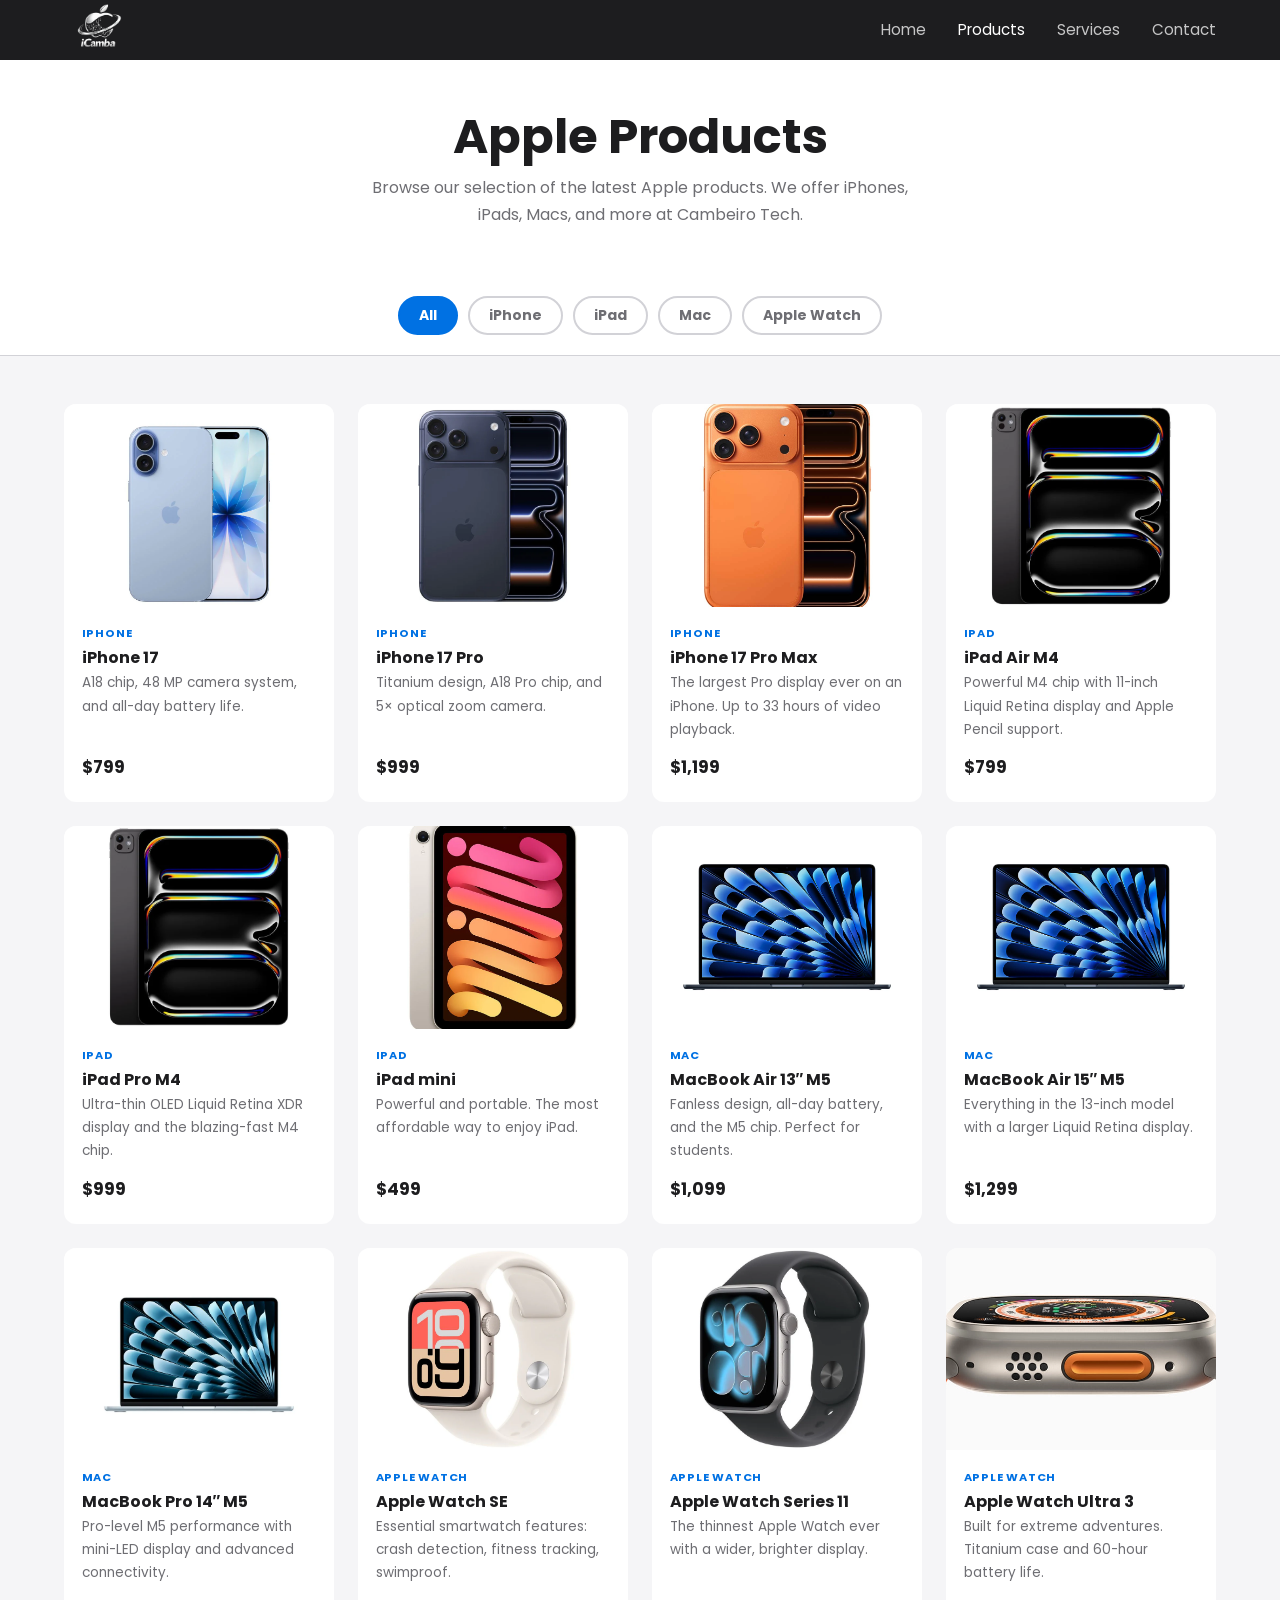
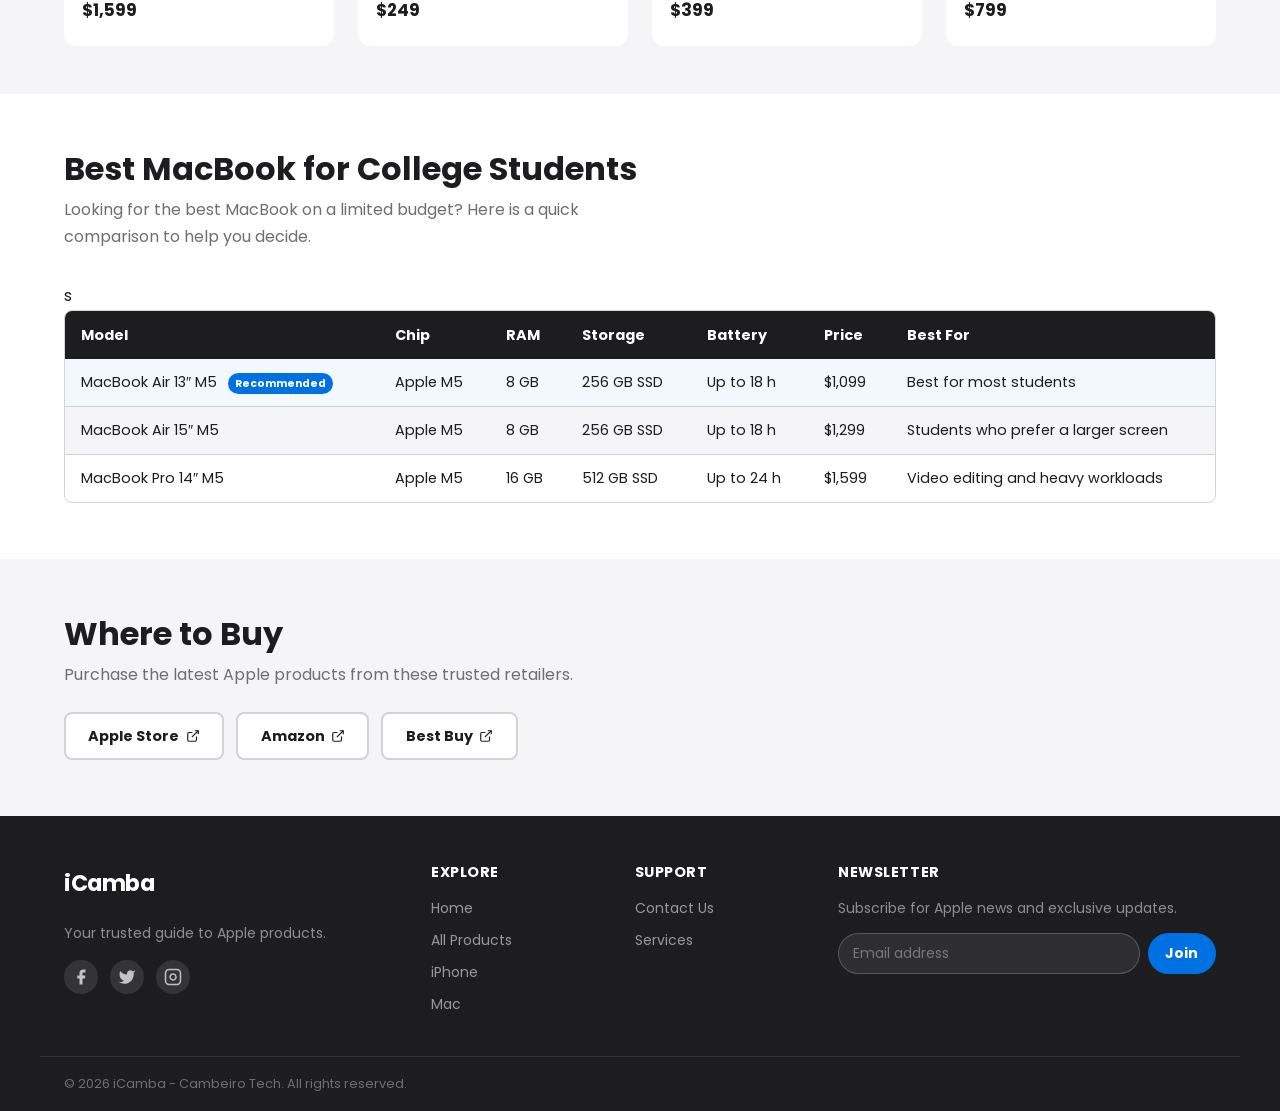
<file: iCambaProject/products.html>
<!DOCTYPE html>
<html lang="en">
<head>
  <meta charset="UTF-8" />
  <meta name="viewport" content="width=device-width, initial-scale=1.0" />
  <meta name="description" content="Browse Apple products at iCamba - iPhone, iPad, Mac, and Apple Watch with pricing and comparisons." />
  <title>iCamba | Products</title>
  <meta name="tittle" content="iCamba | Products"/>
  <link rel="preconnect" href="https://fonts.googleapis.com" />
  <link rel="preconnect" href="https://fonts.gstatic.com" crossorigin />
  <link href="https://fonts.googleapis.com/css2?family=Poppins:wght@400;700&display=swap" rel="stylesheet" />
  <link rel="stylesheet" href="styles/main.css" />
  <link rel="stylesheet" href="styles/products.css" />
</head>
<body>

  <header class="site-header">

    <div class="header-mobile">
      <a href="index.html" class="logo" aria-label="iCamba home"><img src="images/logo_camba.webp" alt="iCambaLogo"></a>
      <div class="search-wrap">
        <svg class="search-icon" width="16" height="16" viewBox="0 0 24 24" fill="none" stroke="currentColor" stroke-width="2" aria-hidden="true">
          <circle cx="11" cy="11" r="8"/><path d="m21 21-4.35-4.35"/>
        </svg>
        <input type="search" placeholder="Search products…" aria-label="Search products" id="mobile-search" />
      </div>
      <div class="header-actions">
        <button class="icon-btn" aria-label="Cart">
          <svg width="22" height="22" viewBox="0 0 24 24" fill="none" stroke="currentColor" stroke-width="2" aria-hidden="true">
            <circle cx="9" cy="21" r="1"/><circle cx="20" cy="21" r="1"/>
            <path d="M1 1h4l2.68 13.39a2 2 0 0 0 2 1.61h9.72a2 2 0 0 0 2-1.61L23 6H6"/>
          </svg>
        </button>
        <button class="icon-btn" aria-label="Notifications">
          <svg width="22" height="22" viewBox="0 0 24 24" fill="none" stroke="currentColor" stroke-width="2" aria-hidden="true">
            <path d="M18 8A6 6 0 0 0 6 8c0 7-3 9-3 9h18s-3-2-3-9"/>
            <path d="M13.73 21a2 2 0 0 1-3.46 0"/>
          </svg>
        </button>
      </div>
    </div>

    <nav class="header-desktop" aria-label="Main navigation">
      <a href="index.html" class="logo"><img src="images/logo_camba.webp" alt="iCambaLogo"></a>
      <button class="nav-toggle" aria-label="Toggle menu" aria-expanded="false">
        <span></span><span></span><span></span>
      </button>
      <ul class="nav-links" id="nav-links">
        <li><a href="index.html">Home</a></li>
        <li><a href="products.html" class="active">Products</a></li>
        <li><a href="services.html">Services</a></li>
        <li><a href="contact.html">Contact</a></li>
      </ul>
    </nav>

  </header>

  <main>

    <section class="page-banner" aria-label="Products page header">
      <div class="container">
        <h1>Apple Products</h1>
        <p>Browse our selection of the latest Apple products. We offer iPhones, iPads, Macs, and more at Cambeiro Tech.</p>
      </div>
    </section>
    <div class="filter-bar" role="group" aria-label="Filter products by category">
      <button class="filter-btn filter-btn--active" data-filter="all">All</button>
      <button class="filter-btn" data-filter="iphone">iPhone</button>
      <button class="filter-btn" data-filter="ipad">iPad</button>
      <button class="filter-btn" data-filter="mac">Mac</button>
      <button class="filter-btn" data-filter="watch">Apple Watch</button>
    </div>

    <section class="products-section" aria-label="Product listing">
      <div class="container">
        <div class="product-grid" id="product-grid" aria-live="polite"></div>
      </div>
    </section>

    <section class="college-guide" aria-label="MacBook comparison for college students">
      <div class="container">
        <h2>Best MacBook for College Students</h2>
        <p>Looking for the best MacBook on a limited budget? Here is a quick comparison to help you decide.</p>s
        <div class="table-wrap" id="comparison-table" role="region" aria-label="MacBook comparison table" tabindex="0"></div>
      </div>
    </section>

    <section class="buy-links" aria-label="Retailers to buy Apple products">
      <div class="container">
        <h2>Where to Buy</h2>
        <p>Purchase the latest Apple products from these trusted retailers.</p>
        <ul class="retailer-list">
          <li>
            <a href="https://www.apple.com" target="_blank" rel="noopener noreferrer" class="retailer-link">
              Apple Store
              <svg width="14" height="14" viewBox="0 0 24 24" fill="none" stroke="currentColor" stroke-width="2" aria-hidden="true"><path d="M18 13v6a2 2 0 0 1-2 2H5a2 2 0 0 1-2-2V8a2 2 0 0 1 2-2h6"/><polyline points="15 3 21 3 21 9"/><line x1="10" y1="14" x2="21" y2="3"/></svg>
            </a>
          </li>
          <li>
            <a href="https://www.amazon.com" target="_blank" rel="noopener noreferrer" class="retailer-link">
              Amazon
              <svg width="14" height="14" viewBox="0 0 24 24" fill="none" stroke="currentColor" stroke-width="2" aria-hidden="true"><path d="M18 13v6a2 2 0 0 1-2 2H5a2 2 0 0 1-2-2V8a2 2 0 0 1 2-2h6"/><polyline points="15 3 21 3 21 9"/><line x1="10" y1="14" x2="21" y2="3"/></svg>
            </a>
          </li>
          <li>
            <a href="https://www.bestbuy.com" target="_blank" rel="noopener noreferrer" class="retailer-link">
              Best Buy
              <svg width="14" height="14" viewBox="0 0 24 24" fill="none" stroke="currentColor" stroke-width="2" aria-hidden="true"><path d="M18 13v6a2 2 0 0 1-2 2H5a2 2 0 0 1-2-2V8a2 2 0 0 1 2-2h6"/><polyline points="15 3 21 3 21 9"/><line x1="10" y1="14" x2="21" y2="3"/></svg>
            </a>
          </li>
        </ul>
      </div>
    </section>

  </main>

  <footer class="site-footer">
    <div class="container footer-grid">
      <div class="footer-brand">
        <span class="logo footer-logo">iCamba</span>
        <p>Your trusted guide to Apple products.</p>
        <div class="social-links" aria-label="Social media links">
          <a href="#" aria-label="Facebook"><svg width="18" height="18" viewBox="0 0 24 24" fill="currentColor" aria-hidden="true"><path d="M18 2h-3a5 5 0 0 0-5 5v3H7v4h3v8h4v-8h3l1-4h-4V7a1 1 0 0 1 1-1h3z"/></svg></a>
          <a href="#" aria-label="Twitter"><svg width="18" height="18" viewBox="0 0 24 24" fill="currentColor" aria-hidden="true"><path d="M23 3a10.9 10.9 0 0 1-3.14 1.53 4.48 4.48 0 0 0-7.86 3v1A10.66 10.66 0 0 1 3 4s-4 9 5 13a11.64 11.64 0 0 1-7 2c9 5 20 0 20-11.5a4.5 4.5 0 0 0-.08-.83A7.72 7.72 0 0 0 23 3z"/></svg></a>
          <a href="#" aria-label="Instagram"><svg width="18" height="18" viewBox="0 0 24 24" fill="none" stroke="currentColor" stroke-width="2" aria-hidden="true"><rect x="2" y="2" width="20" height="20" rx="5"/><path d="M16 11.37A4 4 0 1 1 12.63 8 4 4 0 0 1 16 11.37z"/><line x1="17.5" y1="6.5" x2="17.51" y2="6.5"/></svg></a>
        </div>
      </div>
      <div class="footer-col">
        <h3>Explore</h3>
        <ul>
          <li><a href="index.html">Home</a></li>
          <li><a href="products.html">All Products</a></li>
          <li><a href="products.html?filter=iphone">iPhone</a></li>
          <li><a href="products.html?filter=mac">Mac</a></li>
        </ul>
      </div>
      <div class="footer-col">
        <h3>Support</h3>
        <ul>
          <li><a href="contact.html">Contact Us</a></li>
          <li><a href="services.html">Services</a></li>
        </ul>
      </div>
      <div class="footer-col footer-newsletter">
        <h3>Newsletter</h3>
        <p>Subscribe for Apple news and exclusive updates.</p>
        <form class="newsletter-form" id="newsletter-form" novalidate>
          <input type="email" placeholder="Email address" aria-label="Your email address" required />
          <button type="submit" class="btn-primary">Join</button>
        </form>
      </div>
    </div>
    <div class="footer-bottom">
      <p>© <span id="current-year"></span> iCamba - Cambeiro Tech. All rights reserved.</p>
    </div>
  </footer>

  <nav class="bottom-nav" aria-label="Mobile navigation">
    <a href="index.html" class="bnav-item">
      <svg width="22" height="22" viewBox="0 0 24 24" fill="none" stroke="currentColor" stroke-width="2" aria-hidden="true"><path d="M3 9l9-7 9 7v11a2 2 0 0 1-2 2H5a2 2 0 0 1-2-2z"/><polyline points="9 22 9 12 15 12 15 22"/></svg>
      <span>Home</span>
    </a>
    <a href="products.html" class="bnav-item bnav-item--active" aria-current="page">
      <svg width="22" height="22" viewBox="0 0 24 24" fill="none" stroke="currentColor" stroke-width="2" aria-hidden="true"><rect x="2" y="3" width="20" height="14" rx="2"/><line x1="8" y1="21" x2="16" y2="21"/><line x1="12" y1="17" x2="12" y2="21"/></svg>
      <span>Products</span>
    </a>
    <a href="services.html" class="bnav-item">
      <svg width="22" height="22" viewBox="0 0 24 24" fill="none" stroke="currentColor" stroke-width="2" aria-hidden="true"><circle cx="12" cy="12" r="3"/><path d="M19.07 4.93a10 10 0 0 1 0 14.14M4.93 4.93a10 10 0 0 0 0 14.14"/></svg>
      <span>Services</span>
    </a>
    <a href="contact.html" class="bnav-item">
      <svg width="22" height="22" viewBox="0 0 24 24" fill="none" stroke="currentColor" stroke-width="2" aria-hidden="true"><path d="M20 21v-2a4 4 0 0 0-4-4H8a4 4 0 0 0-4 4v2"/><circle cx="12" cy="7" r="4"/></svg>
      <span>Contact</span>
    </a>
  </nav>

  <script src="scripts/main.js" defer></script>
  <script src="scripts/products.js" defer></script>
</body>
</html>
</file>
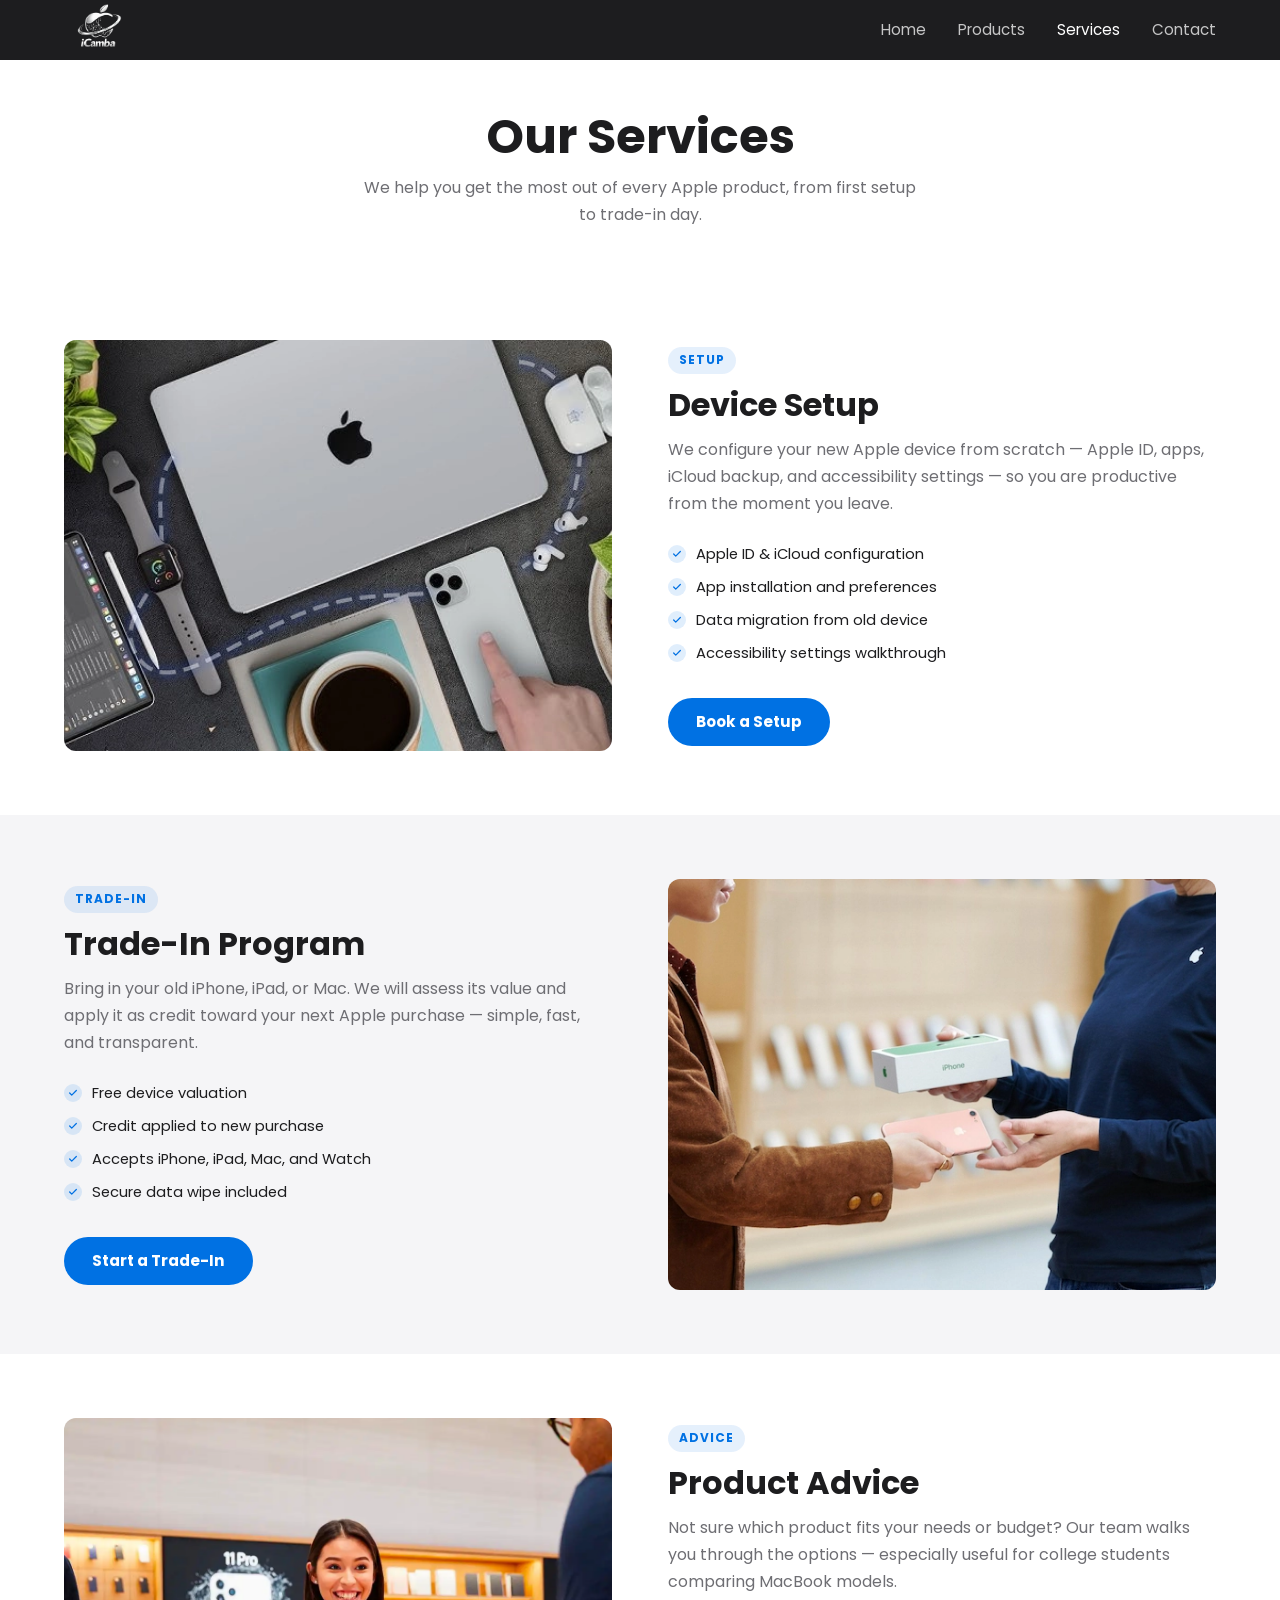
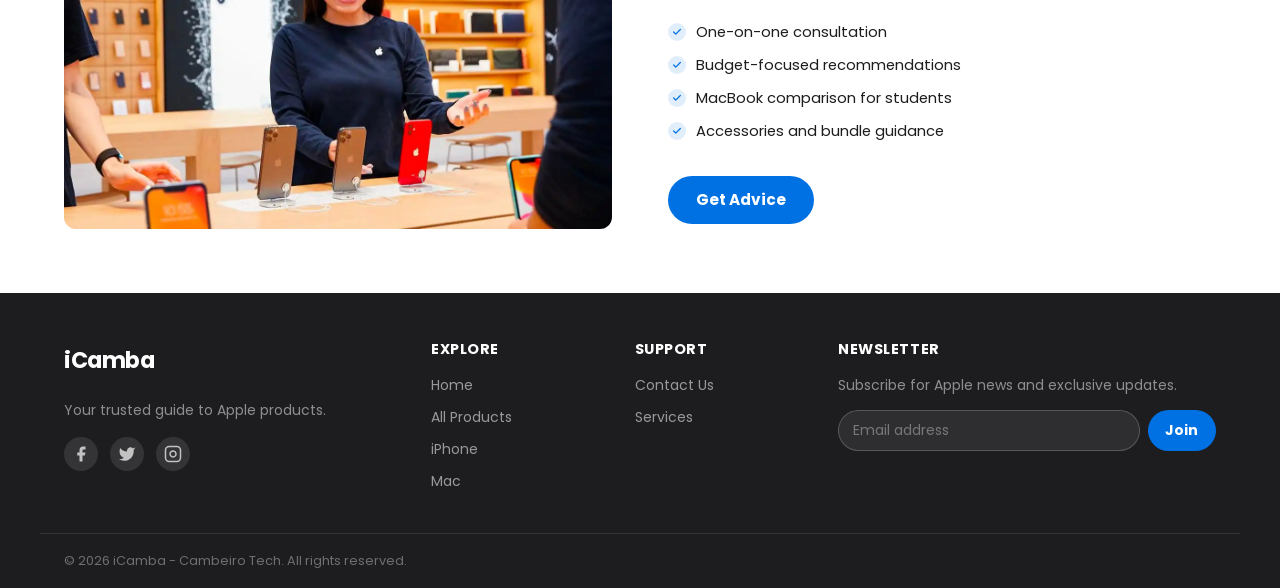
<file: iCambaProject/services.html>
<!DOCTYPE html>
<html lang="en">
<head>
  <meta charset="UTF-8" />
  <meta name="viewport" content="width=device-width, initial-scale=1.0" />
  <meta name="description" content="iCamba services - device setup, trade-ins, and personalized Apple product advice." />
  <title>iCamba | Services</title>
  <meta name="tittle" content="iCamba | Services"/>
  <link rel="preconnect" href="https://fonts.googleapis.com" />
  <link rel="preconnect" href="https://fonts.gstatic.com" crossorigin />
  <link href="https://fonts.googleapis.com/css2?family=Poppins:wght@400;700&display=swap" rel="stylesheet" />
  <link rel="stylesheet" href="styles/main.css" />
  <link rel="stylesheet" href="styles/services.css" />
  <script src="scripts/main.js" defer></script>
</head>
<body>

  <header class="site-header">

    <div class="header-mobile">
      <a href="index.html" class="logo" aria-label="iCamba home"><img src="images/logo_camba.webp" alt="iCambaLogo"></a>
      <div class="search-wrap">
        <svg class="search-icon" width="16" height="16" viewBox="0 0 24 24" fill="none" stroke="currentColor" stroke-width="2" aria-hidden="true">
          <circle cx="11" cy="11" r="8"/><path d="m21 21-4.35-4.35"/>
        </svg>
        <input type="search" placeholder="Search products…" aria-label="Search products" />
      </div>
      <div class="header-actions">
        <button class="icon-btn" aria-label="Cart">
          <svg width="22" height="22" viewBox="0 0 24 24" fill="none" stroke="currentColor" stroke-width="2" aria-hidden="true">
            <circle cx="9" cy="21" r="1"/><circle cx="20" cy="21" r="1"/>
            <path d="M1 1h4l2.68 13.39a2 2 0 0 0 2 1.61h9.72a2 2 0 0 0 2-1.61L23 6H6"/>
          </svg>
        </button>
        <button class="icon-btn" aria-label="Notifications">
          <svg width="22" height="22" viewBox="0 0 24 24" fill="none" stroke="currentColor" stroke-width="2" aria-hidden="true">
            <path d="M18 8A6 6 0 0 0 6 8c0 7-3 9-3 9h18s-3-2-3-9"/>
            <path d="M13.73 21a2 2 0 0 1-3.46 0"/>
          </svg>
        </button>
      </div>
    </div>

    <nav class="header-desktop" aria-label="Main navigation">
      <a href="index.html" class="logo"><img src="images/logo_camba.webp" alt="iCambaLogo"></a>
      <button class="nav-toggle" aria-label="Toggle menu" aria-expanded="false">
        <span></span><span></span><span></span>
      </button>
      <ul class="nav-links" id="nav-links">
        <li><a href="index.html">Home</a></li>
        <li><a href="products.html">Products</a></li>
        <li><a href="services.html" class="active">Services</a></li>
        <li><a href="contact.html">Contact</a></li>
      </ul>
    </nav>

  </header>

  <main>

    <section class="page-banner" aria-label="Services page header">
      <div class="container">
        <h1>Our Services</h1>
        <p>We help you get the most out of every Apple product, from first setup to trade-in day.</p>
      </div>
    </section>

    <section class="service-row" aria-label="Device setup service">
      <div class="container service-pair">
        <div class="service-img">
          <img src="images/device-septup.webp" alt="Technician setting up an Apple device" class="img-box img-box--landscape">
        </div>
        <div class="service-text">
          <span class="service-tag">Setup</span>
          <h2>Device Setup</h2>
          <p>We configure your new Apple device from scratch — Apple ID, apps, iCloud backup, and accessibility settings — so you are productive from the moment you leave.</p>
          <ul class="service-features">
            <li>Apple ID & iCloud configuration</li>
            <li>App installation and preferences</li>
            <li>Data migration from old device</li>
            <li>Accessibility settings walkthrough</li>
          </ul>
          <a href="contact.html" class="btn-primary">Book a Setup</a>
        </div>
      </div>
    </section>

    <section class="service-row service-row--alt" aria-label="Trade-in service">
      <div class="container service-pair service-pair--reverse">
        <div class="service-img">
          <img src="images/trade-in.webp" alt="Customer handing over old iPhone for trade-in" class="img-box img-box--landscape">
        </div>
        <div class="service-text">
          <span class="service-tag">Trade-In</span>
          <h2>Trade-In Program</h2>
          <p>Bring in your old iPhone, iPad, or Mac. We will assess its value and apply it as credit toward your next Apple purchase — simple, fast, and transparent.</p>
          <ul class="service-features">
            <li>Free device valuation</li>
            <li>Credit applied to new purchase</li>
            <li>Accepts iPhone, iPad, Mac, and Watch</li>
            <li>Secure data wipe included</li>
          </ul>
          <a href="contact.html" class="btn-primary">Start a Trade-In</a>
        </div>
      </div>
    </section>

    <section class="service-row" aria-label="Product advice service">
      <div class="container service-pair">
        <div class="service-img">
          <img src="images/advisor.webp" alt="Advisor helping customer choose a MacBook" class="img-box img-box--landscape">
        </div>
        <div class="service-text">
          <span class="service-tag">Advice</span>
          <h2>Product Advice</h2>
          <p>Not sure which product fits your needs or budget? Our team walks you through the options — especially useful for college students comparing MacBook models.</p>
          <ul class="service-features">
            <li>One-on-one consultation</li>
            <li>Budget-focused recommendations</li>
            <li>MacBook comparison for students</li>
            <li>Accessories and bundle guidance</li>
          </ul>
          <a href="contact.html" class="btn-primary">Get Advice</a>
        </div>
      </div>
    </section>

  </main>

  <footer class="site-footer">
    <div class="container footer-grid">
      <div class="footer-brand">
        <span class="logo footer-logo">iCamba</span>
        <p>Your trusted guide to Apple products.</p>
        <div class="social-links" aria-label="Social media links">
          <a href="#" aria-label="Facebook"><svg width="18" height="18" viewBox="0 0 24 24" fill="currentColor" aria-hidden="true"><path d="M18 2h-3a5 5 0 0 0-5 5v3H7v4h3v8h4v-8h3l1-4h-4V7a1 1 0 0 1 1-1h3z"/></svg></a>
          <a href="#" aria-label="Twitter"><svg width="18" height="18" viewBox="0 0 24 24" fill="currentColor" aria-hidden="true"><path d="M23 3a10.9 10.9 0 0 1-3.14 1.53 4.48 4.48 0 0 0-7.86 3v1A10.66 10.66 0 0 1 3 4s-4 9 5 13a11.64 11.64 0 0 1-7 2c9 5 20 0 20-11.5a4.5 4.5 0 0 0-.08-.83A7.72 7.72 0 0 0 23 3z"/></svg></a>
          <a href="#" aria-label="Instagram"><svg width="18" height="18" viewBox="0 0 24 24" fill="none" stroke="currentColor" stroke-width="2" aria-hidden="true"><rect x="2" y="2" width="20" height="20" rx="5"/><path d="M16 11.37A4 4 0 1 1 12.63 8 4 4 0 0 1 16 11.37z"/><line x1="17.5" y1="6.5" x2="17.51" y2="6.5"/></svg></a>
        </div>
      </div>
      <div class="footer-col">
        <h3>Explore</h3>
        <ul>
          <li><a href="index.html">Home</a></li>
          <li><a href="products.html">All Products</a></li>
          <li><a href="products.html?filter=iphone">iPhone</a></li>
          <li><a href="products.html?filter=mac">Mac</a></li>
        </ul>
      </div>
      <div class="footer-col">
        <h3>Support</h3>
        <ul>
          <li><a href="contact.html">Contact Us</a></li>
          <li><a href="services.html">Services</a></li>
        </ul>
      </div>
      <div class="footer-col footer-newsletter">
        <h3>Newsletter</h3>
        <p>Subscribe for Apple news and exclusive updates.</p>
        <form class="newsletter-form" id="newsletter-form" novalidate>
          <input type="email" placeholder="Email address" aria-label="Your email address" required />
          <button type="submit" class="btn-primary">Join</button>
        </form>
      </div>
    </div>
    <div class="footer-bottom">
      <p>© <span id="current-year"></span> iCamba - Cambeiro Tech. All rights reserved.</p>
    </div>
  </footer>

  <nav class="bottom-nav" aria-label="Mobile navigation">
    <a href="index.html" class="bnav-item">
      <svg width="22" height="22" viewBox="0 0 24 24" fill="none" stroke="currentColor" stroke-width="2" aria-hidden="true"><path d="M3 9l9-7 9 7v11a2 2 0 0 1-2 2H5a2 2 0 0 1-2-2z"/><polyline points="9 22 9 12 15 12 15 22"/></svg>
      <span>Home</span>
    </a>
    <a href="products.html" class="bnav-item">
      <svg width="22" height="22" viewBox="0 0 24 24" fill="none" stroke="currentColor" stroke-width="2" aria-hidden="true"><rect x="2" y="3" width="20" height="14" rx="2"/><line x1="8" y1="21" x2="16" y2="21"/><line x1="12" y1="17" x2="12" y2="21"/></svg>
      <span>Products</span>
    </a>
    <a href="services.html" class="bnav-item bnav-item--active" aria-current="page">
      <svg width="22" height="22" viewBox="0 0 24 24" fill="none" stroke="currentColor" stroke-width="2" aria-hidden="true"><circle cx="12" cy="12" r="3"/><path d="M19.07 4.93a10 10 0 0 1 0 14.14M4.93 4.93a10 10 0 0 0 0 14.14"/></svg>
      <span>Services</span>
    </a>
    <a href="contact.html" class="bnav-item">
      <svg width="22" height="22" viewBox="0 0 24 24" fill="none" stroke="currentColor" stroke-width="2" aria-hidden="true"><path d="M20 21v-2a4 4 0 0 0-4-4H8a4 4 0 0 0-4 4v2"/><circle cx="12" cy="7" r="4"/></svg>
      <span>Contact</span>
    </a>
  </nav>
</body>
</html>
</file>
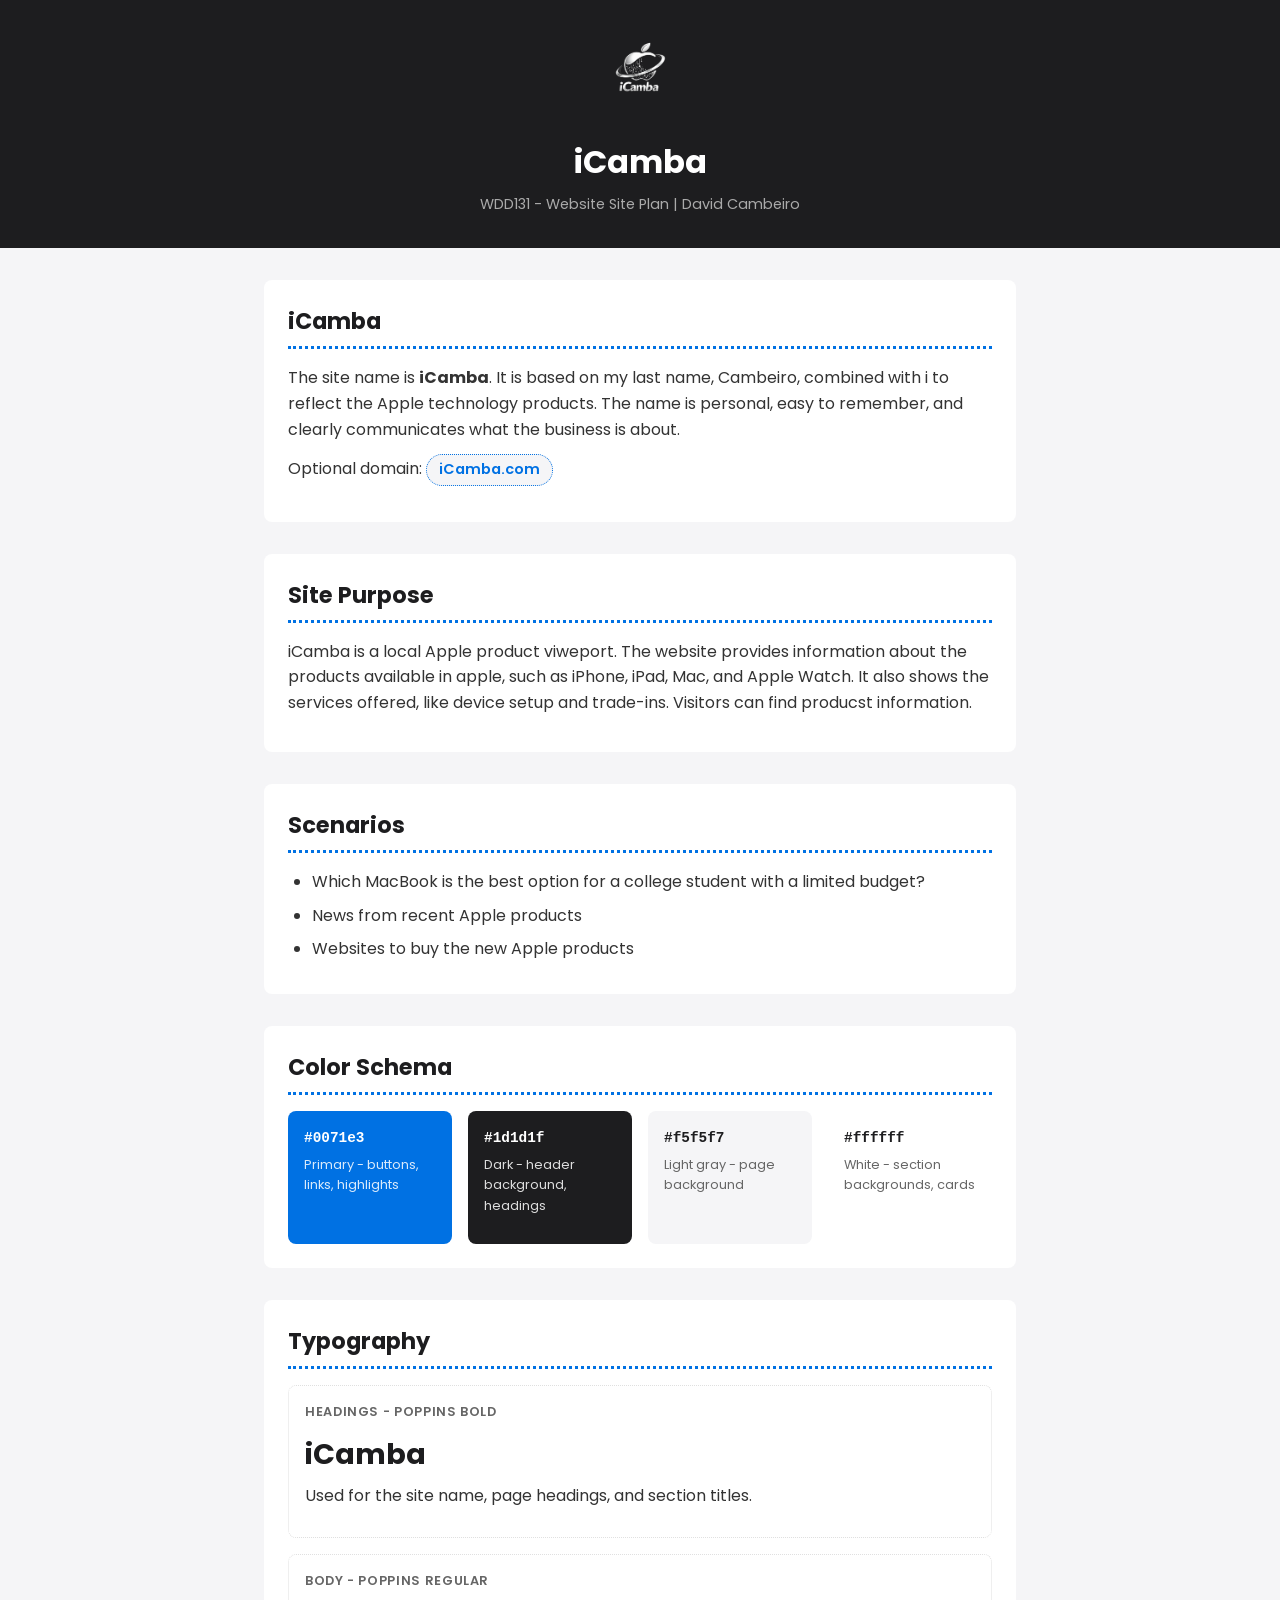
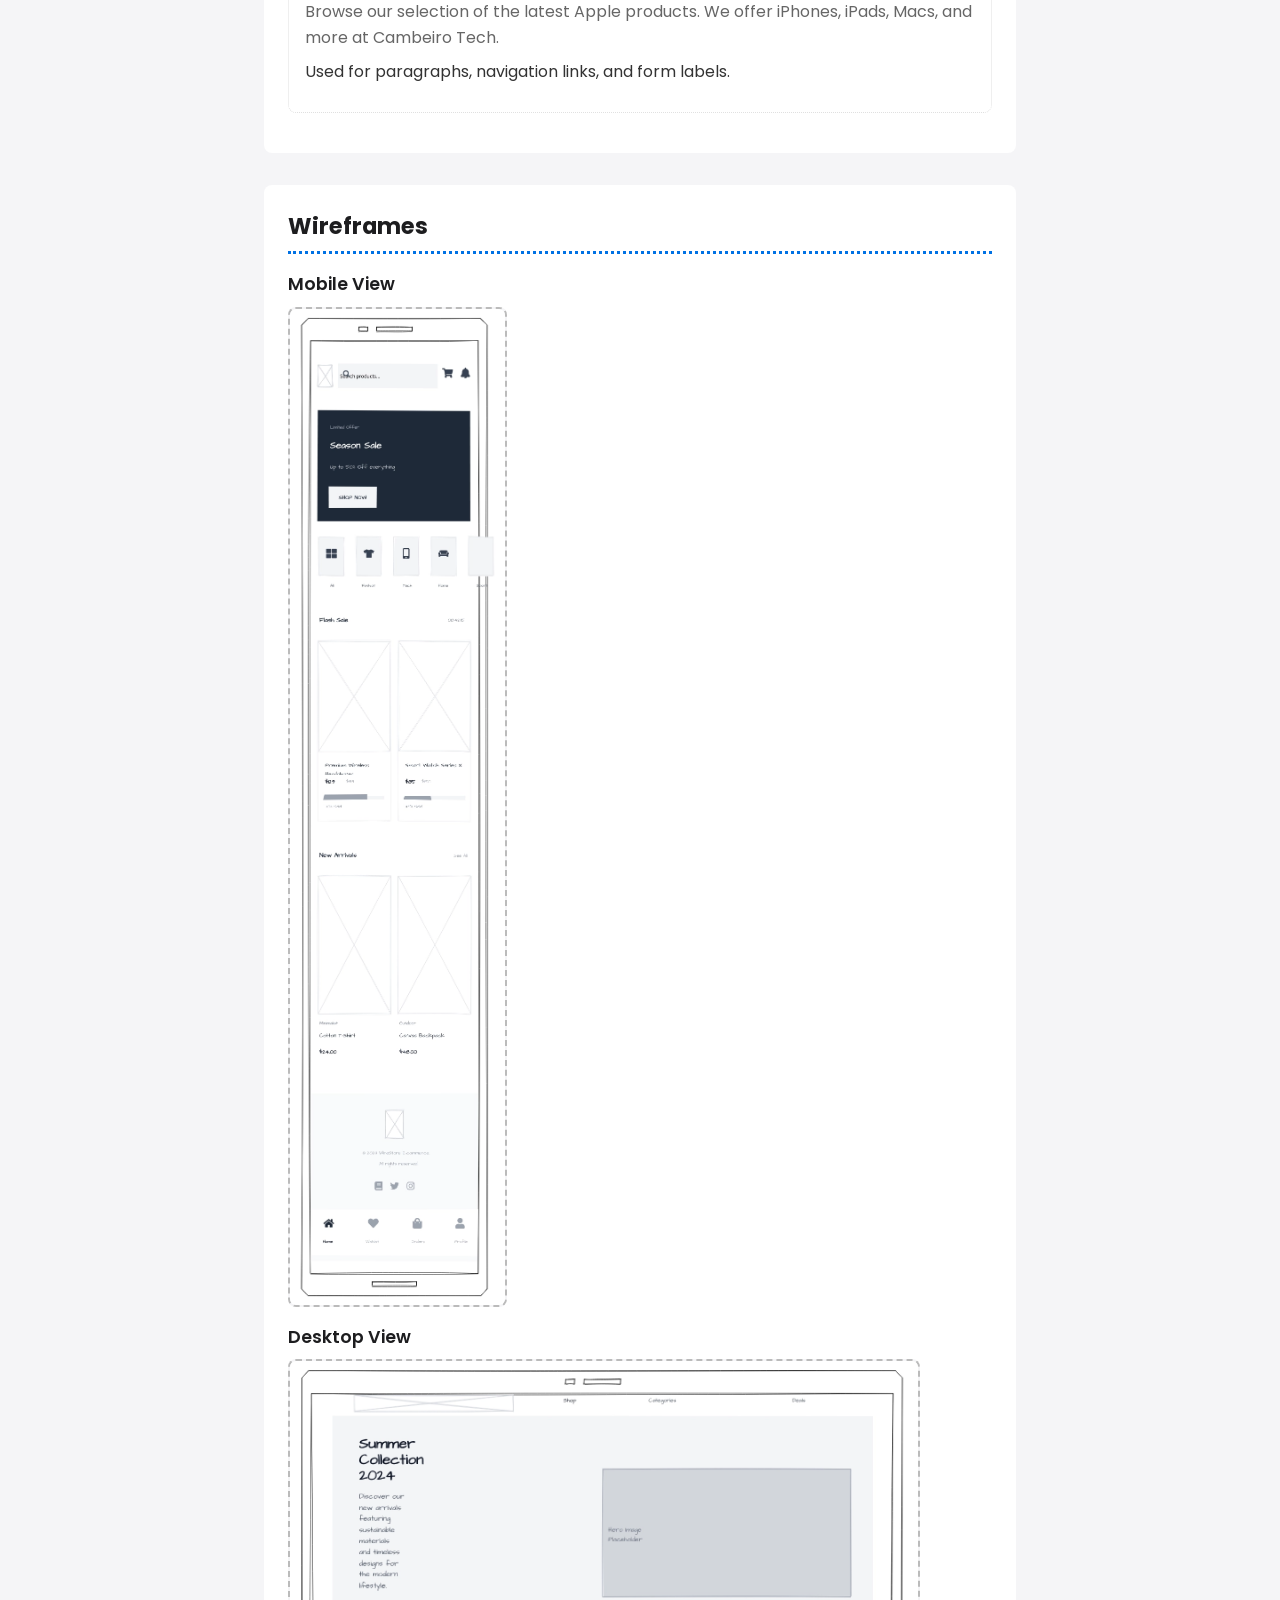
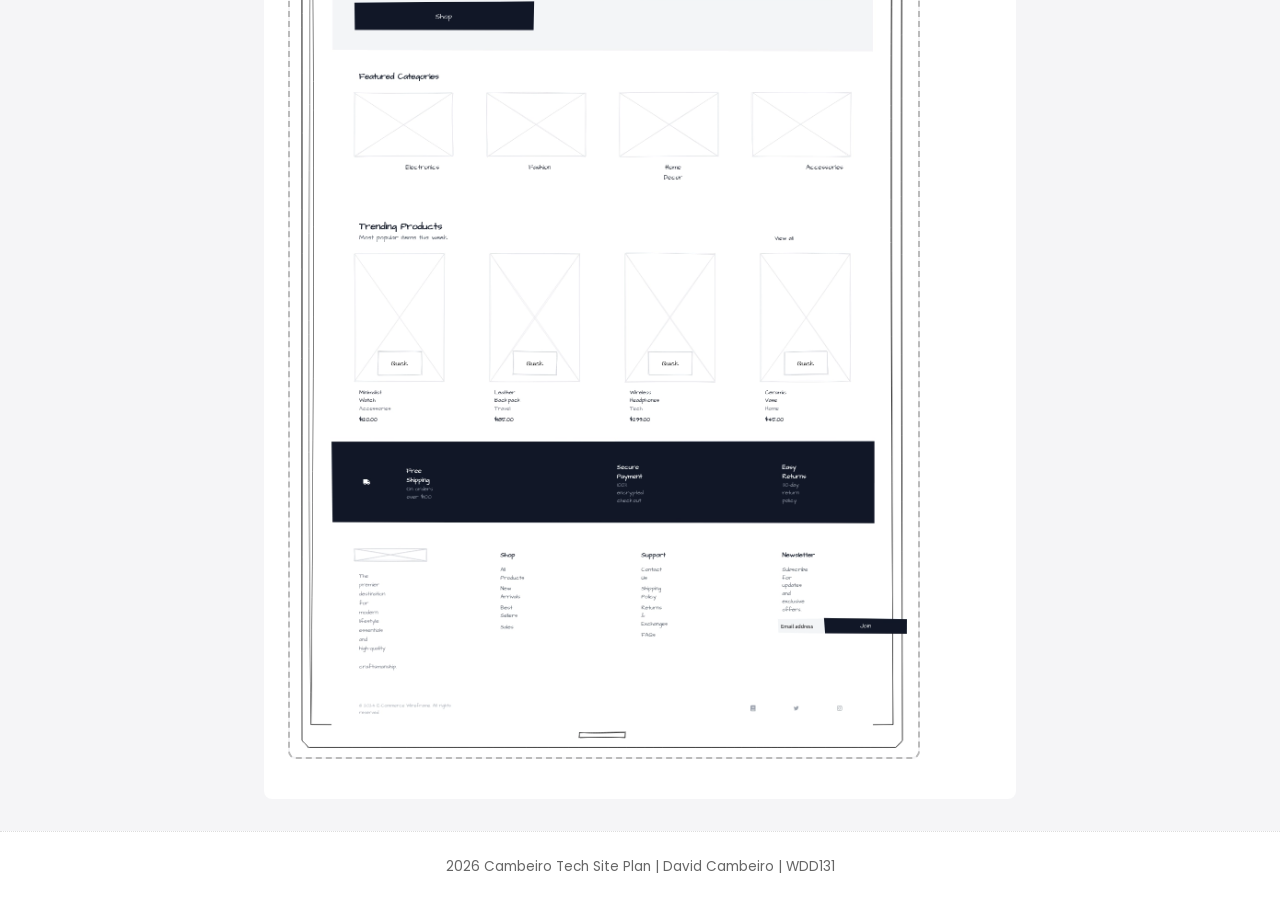
<file: project/siteplan.html>
<!DOCTYPE html>
<html lang="en">
<head>
  <meta charset="UTF-8" />
  <meta name="viewport" content="width=device-width, initial-scale=1.0" />
  <meta name="description" content="Site plan for Cambeiro Tech - a local Apple product store." />
  <title>Cambeiro Tech - Site Plan</title>
  <meta name="title" content="Project Wireframe | David Cambeiro">
  <meta name="description" content="This page brings the idea of iCamba to life through detailed wireframes—a project driven by my genuine love for Apple products and innovative design.">
  <link rel="preconnect" href="https://fonts.googleapis.com" />
  <link rel="preconnect" href="https://fonts.gstatic.com" crossorigin />
  <link href="https://fonts.googleapis.com/css2?family=Poppins:wght@400;600;700&display=swap" rel="stylesheet" />
  <link rel="stylesheet" href="styles/siteplan.css" />
</head>
<body>

  <header>
    <img src="images/logo_camba.webp" alt="iCamba logo" class="logo">
    <h1>iCamba</h1>
    <p>WDD131 - Website Site Plan | David Cambeiro</p>
  </header>

  <main>

    <section id="site-name">
      <h2>iCamba</h2>
      <p>
        The site name is <strong>iCamba</strong>. It is based on my last name, Cambeiro,
        combined with i to reflect the Apple technology products. The name
        is personal, easy to remember, and clearly communicates what the business is about.
      </p>
      <p>Optional domain: <span class="domain">iCamba.com</span></p>
    </section>

    <section id="site-purpose">
      <h2>Site Purpose</h2>
      <p>
        iCamba is a local Apple product viweport. The website provides information about
        the products available in apple, such as iPhone, iPad, Mac, and Apple Watch. It
        also shows the services offered, like device setup and trade-ins. Visitors can find
        producst information.
      </p>
    </section>

    <section id="scenarios">
      <h2>Scenarios</h2>
      <ul>
        <li>Which MacBook is the best option for a college student with a limited budget?</li>
        <li>News from recent Apple products</li>
        <li>Websites to buy the new Apple products</li>
      </ul>
    </section>

    <section id="color-schema">
      <h2>Color Schema</h2>
      <div class="color-grid">

        <div class="swatch" style="background-color: #0071e3;">
          <p class="hex">#0071e3</p>
          <p class="use">Primary - buttons, links, highlights</p>
        </div>

        <div class="swatch" style="background-color: #1d1d1f;">
          <p class="hex">#1d1d1f</p>
          <p class="use">Dark - header background, headings</p>
        </div>

        <div class="swatch light" style="background-color: #f5f5f7;">
          <p class="hex">#f5f5f7</p>
          <p class="use">Light gray - page background</p>
        </div>

        <div class="swatch light" style="background-color: #ffffff;">
          <p class="hex">#ffffff</p>
          <p class="use">White - section backgrounds, cards</p>
        </div>

      </div>
    </section>

    <section id="typography">
      <h2>Typography</h2>

      <div class="font-sample">
        <p class="font-label">Headings - Poppins Bold</p>
        <p class="heading-sample">iCamba</p>
        <p>Used for the site name, page headings, and section titles.</p>
      </div>

      <div class="font-sample">
        <p class="font-label">Body - Poppins Regular</p>
        <p class="body-sample">Browse our selection of the latest Apple products. We offer iPhones, iPads, Macs, and more at Cambeiro Tech.</p>
        <p>Used for paragraphs, navigation links, and form labels.</p>
      </div>

    </section>

    <section id="wireframes">
      <h2>Wireframes</h2>

      <h3>Mobile View</h3>
      <img src="images/Page_2.webp" alt="Mobile wireframe" class="wireframe-placeholder">

      <h3>Desktop View</h3>
      <img src="images/Page_1.webp" alt="Desktop wireframe" class="wireframe-placeholder">


    </section>

  </main>

  <footer>
    <p>2026 Cambeiro Tech Site Plan | David Cambeiro | WDD131</p>
  </footer>

</body>
</html>
</file>
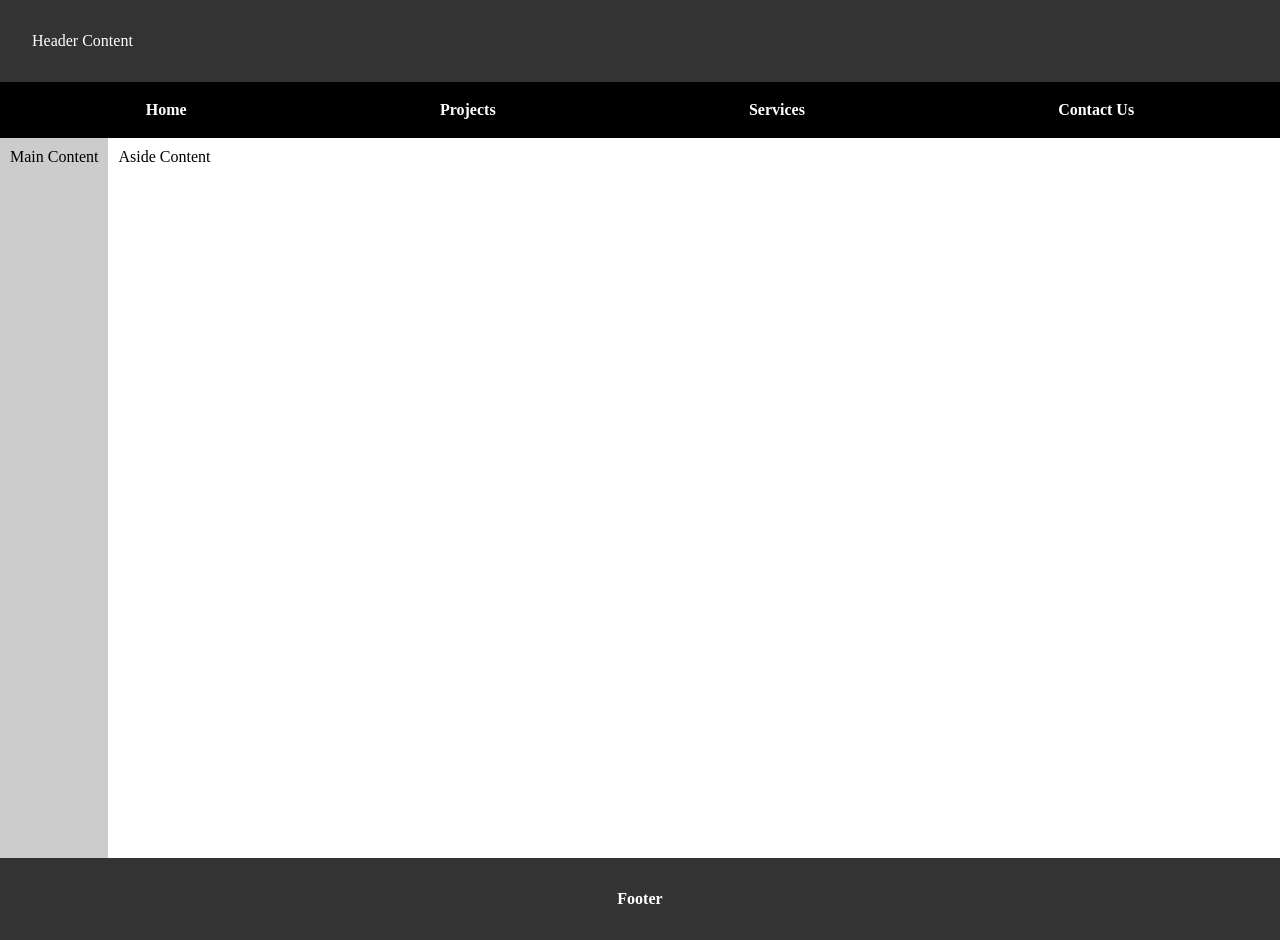
<file: week01/basic-layout.html>
<!DOCTYPE html>
<html lang="en">
<head>
    <meta charset="UTF-8">
    <meta name="viewport" content="width=device-width, initial-scale=1.0">
    <meta name="author" content="David Cambeiro">
    <title>Basic Layout - David Cambeiro</title>
    <link rel="stylesheet" href="/week01/styles/layout.css">
</head>
<body>
    <header>
        <div class="navigation-header">
            <p>Header Content</p>
            <nav class="navigation">
                <ul>
                    <li><a href="#">Home</a></li>
                    <li><a href="#">Projects</a></li>
                    <li><a href="#">Services</a></li>
                    <li><a href="#">Contact Us</a></li>
                </ul>
            </nav>
        </div>
    </header>
    <body>
        <div class="content">
            <div class="content" id="main-content">
                <p>Main Content</p>
            </div>
            <div class="content" id="aside-content">
                <p>Aside Content</p>
            </div>
        </div>      
    </body>
    <footer>
        <div class="footer-content">
            <p>Footer</p>
        </div>
    </footer>
</body>
</html>
</file>
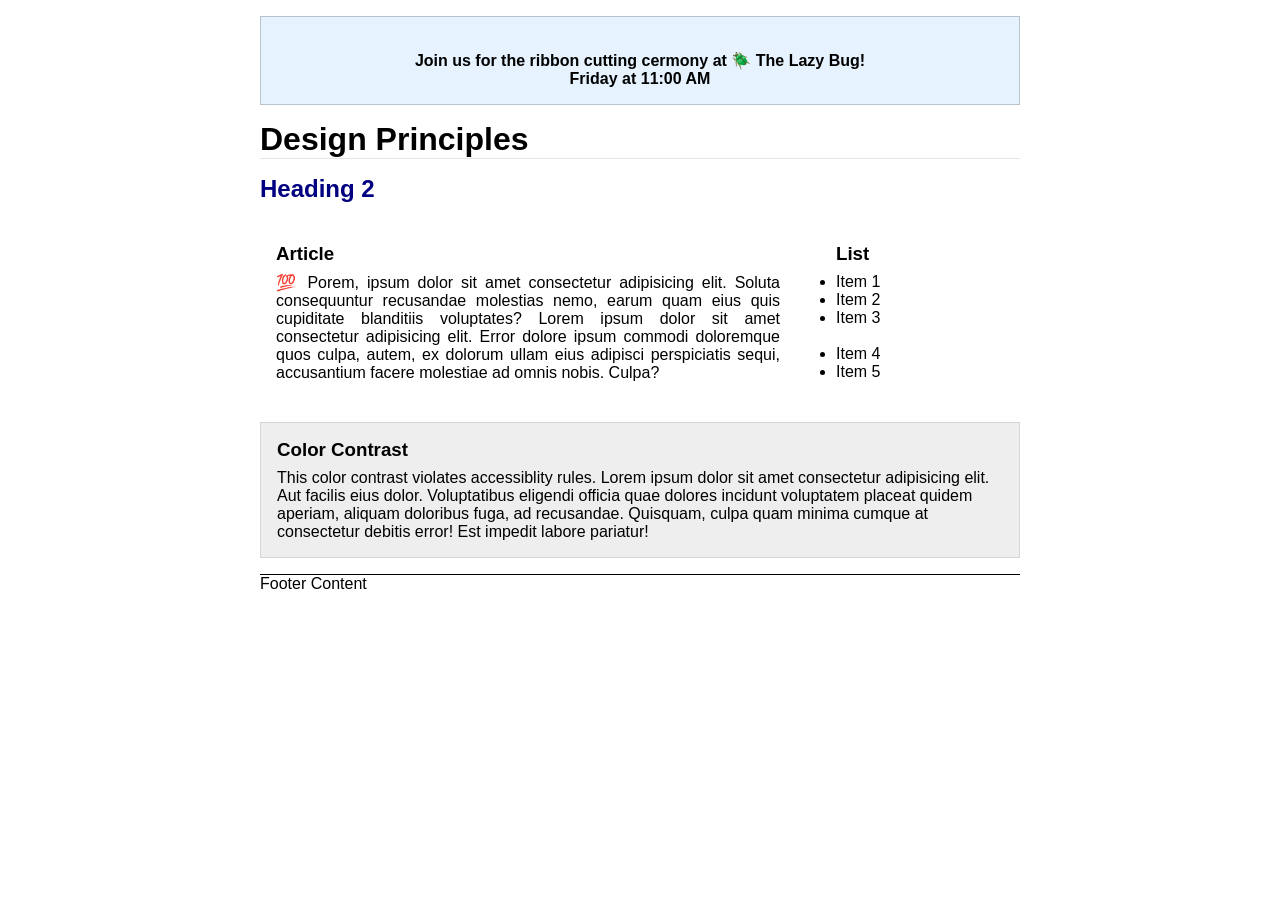
<file: week03/design.html>
<!DOCTYPE html>
<html lang="en">
<head>
    <meta charset="UTF-8">
    <meta name="viewport" content="width=device-width, initial-scale=1.0">
    <title>Design - David Cambeiro</title>
    <link rel="stylesheet" href="styles/design.css">
</head>
<body>
    <header>
	<div class="banner"><br>Join us for the ribbon cutting cermony at 🪲 The Lazy Bug!<br>Friday at 11:00 AM</div>
	<h1>Design Principles</h1>
    </header>
    <main>
        <h2>Heading 2</h2>
        <section>
            <h3>Article</h3>
            <article>
                <p>💯 Porem, ipsum dolor sit amet consectetur adipisicing elit. Soluta consequuntur recusandae molestias nemo, earum quam eius quis cupiditate blanditiis voluptates? Lorem ipsum dolor sit amet consectetur adipisicing elit. Error dolore ipsum commodi doloremque quos culpa, autem, ex dolorum ullam eius adipisci perspiciatis sequi, accusantium facere molestiae ad omnis nobis. Culpa?</p>
            </article>
        </section>
        <section>
            <h3>List</h3>
            <ul>
                <li>Item 1</li>
                <li>Item 2</li>
                <li>Item 3<br><br></li>
                <li>Item 4</li>
                <li>Item 5</li>
            </ul>
        </section>
        <div class="callout">
            <h3>Color Contrast</h3>
            <p>This color contrast violates accessiblity rules. Lorem ipsum dolor sit amet consectetur adipisicing elit. Aut facilis eius dolor. Voluptatibus eligendi officia quae dolores incidunt voluptatem placeat quidem aperiam, aliquam doloribus fuga, ad recusandae. Quisquam, culpa quam minima cumque at consectetur debitis error! Est impedit labore pariatur!</p>
        </div>
    </main>
    <footer>
        Footer Content
    </footer>
</body>
</html>
</file>
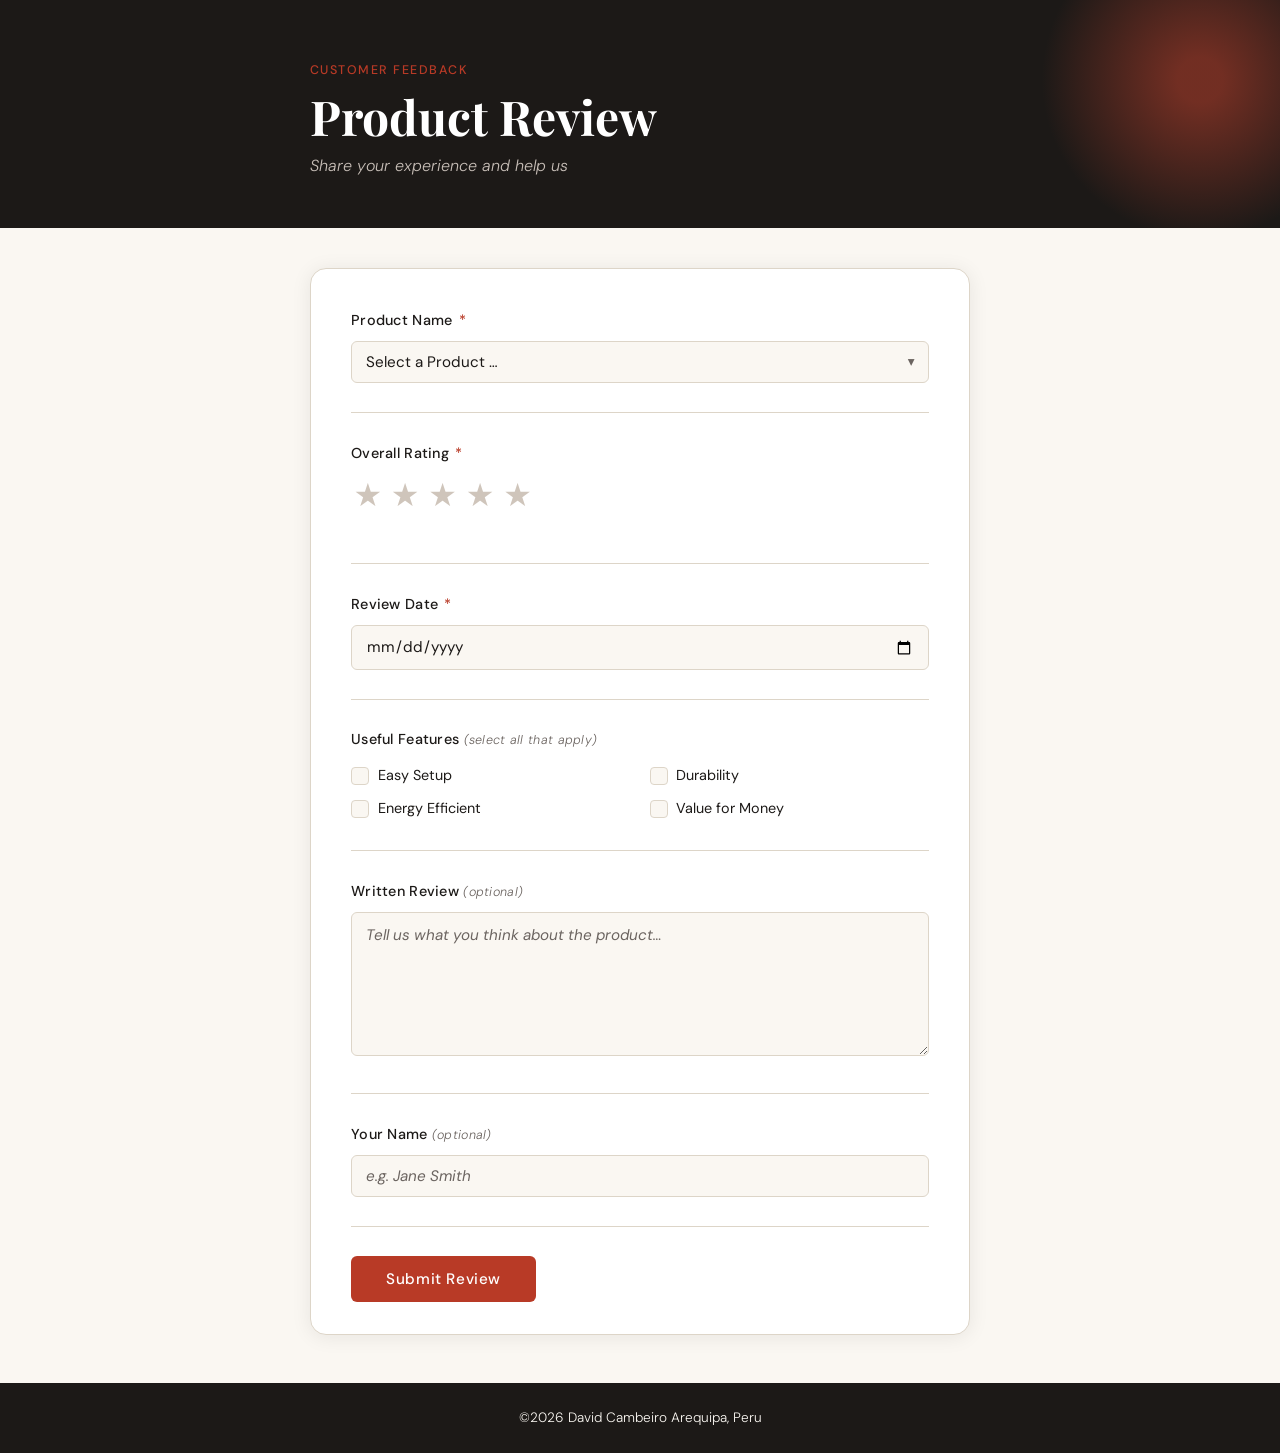
<file: week05/form.html>
<!DOCTYPE html>
<html lang="en">
<head>
  <meta charset="UTF-8" />
  <meta name="viewport" content="width=device-width, initial-scale=1.0" />
  <meta name="author" content="David Cambeiro" />
  <meta name="description" content="Submit a product review. Rate your product, share your experience, and help others make informed decisions." />
  <title>Product Review Form | David Cambeiro</title>
  <link rel="preconnect" href="https://fonts.googleapis.com" />
  <link rel="preconnect" href="https://fonts.gstatic.com" crossorigin />
  <link href="https://fonts.googleapis.com/css2?family=Playfair+Display:wght@500;700&family=DM+Sans:ital,opsz,wght@0,9..40,300;0,9..40,400;0,9..40,500;1,9..40,300&display=swap" rel="stylesheet" />

  <link rel="stylesheet" href="styles/form.css" />
  <script src="scripts/form.js" defer></script>
</head>
<body>
 
  <header class="site-header">
    <div class="header-inner">
      <span class="header-eyebrow">Customer Feedback</span>
      <h1 class="header-title">Product Review</h1>
      <p class="header-sub">Share your experience and help us</p>
    </div>
    <div class="header-accent" aria-hidden="true"></div>
  </header>
 
  <main class="main-content">
    <form method="get" action="review.html" class="review-form">
      <div class="form-group">
        <label for="product-name" class="form-label">
          Product Name <span class="astheric" aria-hidden="true">*</span>
        </label>
        <div class="select-wrapper">
          <select id="product-name" name="product" required autocomplete="off">
            <option value="" disabled selected>Select a Product …</option>
          </select>
          <span class="select-arrow" aria-hidden="true">▾</span>
        </div>
      </div>
 
      <fieldset class="form-group form-fieldset">
        <legend class="form-label">
          Overall Rating <span class="astheric" aria-hidden="true">*</span>
        </legend>
        <div class="star-rating">
          <!-- Stars rendered right-to-left so CSS sibling trick works -->
          <input type="radio" id="star5" name="rating" value="5" required />
          <label for="star5" title="5 stars - Outstanding">★</label>
 
          <input type="radio" id="star4" name="rating" value="4" required/>
          <label for="star4" title="4 stars - Great">★</label>
 
          <input type="radio" id="star3" name="rating" value="3" required/>
          <label for="star3" title="3 stars - Good">★</label>
 
          <input type="radio" id="star2" name="rating" value="2" required/>
          <label for="star2" title="2 stars - Fair">★</label>
 
          <input type="radio" id="star1" name="rating" value="1" required/>
          <label for="star1" title="1 star - Poor">★</label>
        </div>
        <p class="rating-hint" aria-live="polite" id="rating-hint"></p>
      </fieldset>
 
      <div class="form-group">
        <label for="install-date" class="form-label">
          Review Date <span class="astheric" aria-hidden="true">*</span>
        </label>
        <input
          type="date"
          id="install-date"
          name="installDate"
          required
          autocomplete="off"
          class="form-input"
        />
      </div>
 
      <fieldset class="form-group form-fieldset">
        <legend class="form-label">Useful Features <span class="optional-tag">(select all that apply)</span></legend>
        <div class="checkbox-grid">
          <div class="checkbox-item">
            <input type="checkbox" id="feat-easy-setup" name="features" value="Easy Setup" />
            <label for="feat-easy-setup">Easy Setup</label>
          </div>
          <div class="checkbox-item">
            <input type="checkbox" id="feat-durability" name="features" value="Durability" />
            <label for="feat-durability">Durability</label>
          </div>
          <div class="checkbox-item">
            <input type="checkbox" id="feat-energy-efficient" name="features" value="Energy Efficient" />
            <label for="feat-energy-efficient">Energy Efficient</label>
          </div>
          <div class="checkbox-item">
            <input type="checkbox" id="feat-value" name="features" value="Value for Money" />
            <label for="feat-value">Value for Money</label>
          </div>
        </div>
      </fieldset>
 
      <!-- ── Written Review ── -->
      <div class="form-group">
        <label for="written-review" class="form-label">
          Written Review <span class="optional-tag">(optional)</span>
        </label>
        <textarea
          id="written-review"
          name="review"
          rows="5"
          placeholder="Tell us what you think about the product…"
          class="form-textarea"
        ></textarea>
      </div>
 
      <!-- ── User Name ── -->
      <div class="form-group">
        <label for="user-name" class="form-label">
          Your Name <span class="optional-tag">(optional)</span>
        </label>
        <input
          type="text"
          id="user-name"
          name="username"
          placeholder="e.g. Jane Smith"
          class="form-input"
          autocomplete="name"
        />
      </div>
 
      <!-- ── Submit ── -->
      <div class="form-group form-submit-row">
        <input type="submit" value="Submit Review" class="btn-submit" />
      </div>
 
    </form>
  </main>
 
  <footer class="footer">
    <div class="footer-inner">
      <p>©<span id="currentyear"></span> David Cambeiro Arequipa, Peru</p>
    </div>
  </footer>
 
</body>
</html>
</file>
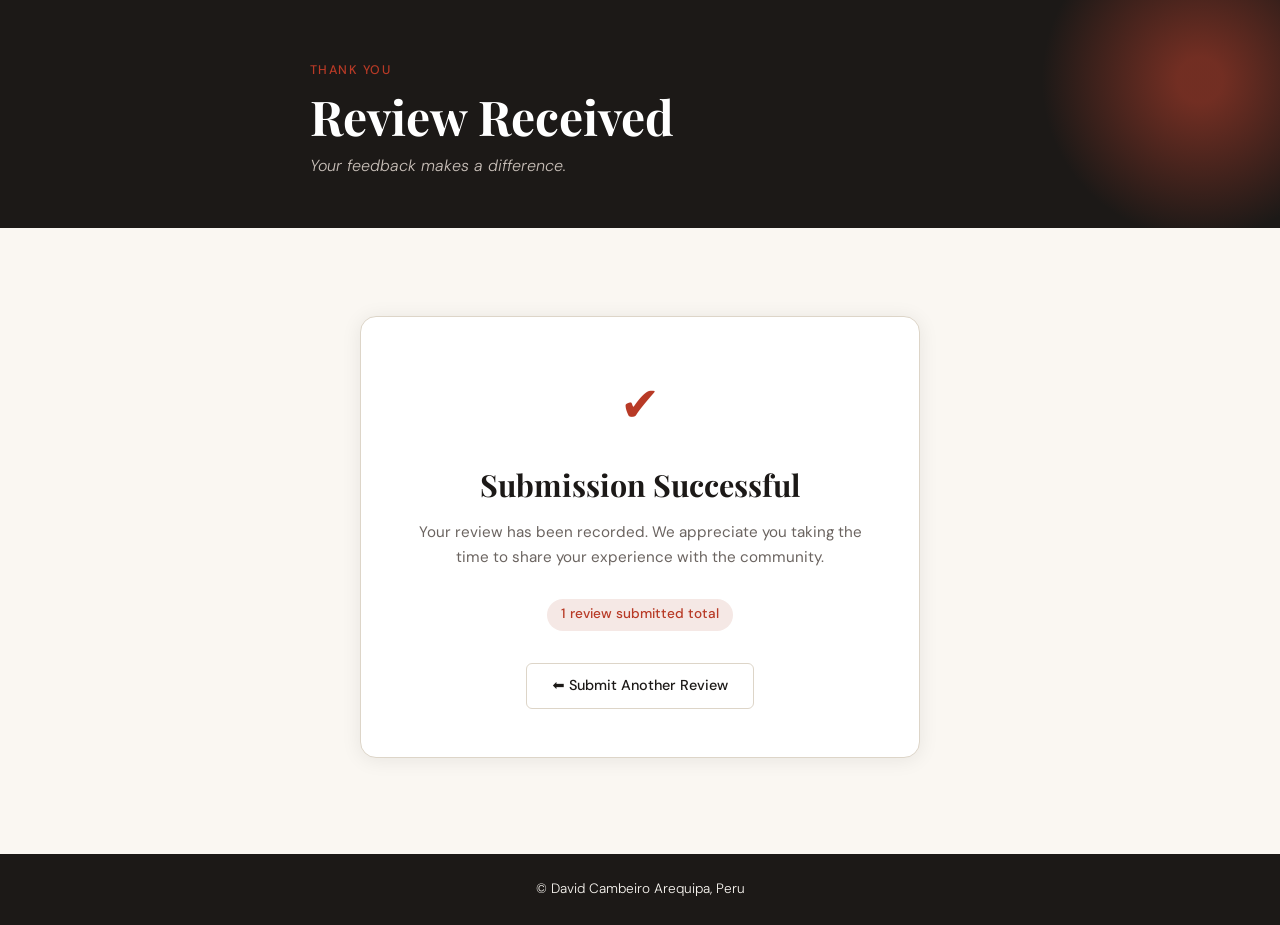
<file: week05/review.html>
<!DOCTYPE html>
<html lang="en">
<head>
  <meta charset="UTF-8" />
  <meta name="viewport" content="width=device-width, initial-scale=1.0" />
  <meta name="author" content="David Cambeiro" />
  <meta name="description" content="Your product review has been submitted. Thank you for your feedback." />
  <title>Review Submitted | David Cambeiro</title>
  <link rel="preconnect" href="https://fonts.googleapis.com" />
  <link rel="preconnect" href="https://fonts.gstatic.com" crossorigin />
  <link href="https://fonts.googleapis.com/css2?family=Playfair+Display:wght@500;700&family=DM+Sans:ital,opsz,wght@0,9..40,300;0,9..40,400;0,9..40,500;1,9..40,300&display=swap" rel="stylesheet" />
  <link rel="stylesheet" href="styles/form.css" />
  <link rel="stylesheet" href="styles/review.css" />
  <script src="scripts/review.js" defer></script>
</head>
<body>

  <header class="site-header">
    <div class="header-inner">
      <span class="header-eyebrow">Thank You</span>
      <h1 class="header-title">Review Received</h1>
      <p class="header-sub">Your feedback makes a difference.</p>
    </div>
    <div class="header-accent" aria-hidden="true"></div>
  </header>

  <main class="main-content">
    <div class="confirm-card">
      <div class="confirm-icon" aria-hidden="true">✔</div>
      <h2 class="confirm-title">Submission Successful</h2>
      <p class="confirm-body">
        Your review has been recorded. We appreciate you taking the time
        to share your experience with the community.
      </p>
      <div class="confirm-count" id="review-count-badge">
      </div>
      <br />
      <a href="form.html" class="btn-back">⬅ Submit Another Review</a>
    </div>
  </main>

  <footer class="footer">
    <div class="footer-inner">
      <p>©<span id="currentyear"></span> David Cambeiro Arequipa, Peru</p>
    </div>
  </footer>


</body>
</html>
</file>
<file: styles/base.css>
/*  CSS VARIABLES  */
:root {
    --blue:       #3F7CAC;
    --steel:      #95AFBA;
    --orange:     #FCB97D;
    --yellow:     #EDD892;
    --dark:       #1E2019;
    --white:      #ffffff;
    --card-bg:    #ffffff;
    --border:     #c8d8e0;
    --text:       #1E2019;
    --text-muted: #5a6a72;
}

*, *::before, *::after {
    margin: 0;
    padding: 0;
    box-sizing: border-box;
    list-style: none;
}

/*  base  */
body {
    font-family: "Funnel Display", sans-serif;
    font-weight: 500;
    background-color: #eef3f6;
    color: var(--text);
    min-height: 100vh;
    display: flex;
    flex-direction: column;
}

/*  header  */
header {
    background-color: var(--blue);
}

#course-title {
    display: block;
    color: var(--white);
    padding: 1rem 1.5rem;
    text-align: center;
    font-size: clamp(1rem, 2.5vw, 1.3rem);
    letter-spacing: 0.02em;
}

/*  nav  */
nav {
    background-color: var(--dark);
    padding: 0;
}

nav ul {
    display: flex;
    flex-wrap: wrap;
    justify-content: space-around;
    width: 100%;
}

nav a {
    display: block;
    padding: 0.85rem 1rem;
    color: var(--steel);
    text-decoration: none;
    font-size: 0.95rem;
    transition: background 0.2s ease, color 0.2s ease;
    white-space: nowrap;
}

nav a:hover {
    background-color: var(--blue);
    color: var(--white);
}

/*  MAIN  */
main {
    flex: 1;
    max-width: 1100px;
    width: 100%;
    margin: 0 auto;
    padding: 1.8rem 1rem 2.5rem;
}

h1 {
    font-family: "Noto Sans", sans-serif;
    font-weight: 400;
    font-size: clamp(1.8rem, 5vw, 2.8rem);
    text-align: center;
    margin-bottom: 1.5rem;
    color: var(--dark);
}

/*  2colum grid deskop  */
.cards-grid {
    display: grid;
    grid-template-columns: 2fr 1fr;
    gap: 1.2rem;
    align-items: start;
}

/* mobile */
@media (max-width: 700px) {
    .cards-grid {
        grid-template-columns: 1fr;
    }
}

/*  card  */
.card {
    border: 1px solid var(--border);
    border-radius: 0.6rem;
    overflow: hidden;
    background: var(--card-bg);
    box-shadow: 0 2px 8px rgba(63, 124, 172, 0.08);
}

.card h2 {
    background-color: var(--blue);
    color: var(--white);
    text-align: center;
    padding: 0.75rem 1rem;
    font-size: 1rem;
    font-weight: 700;
    letter-spacing: 0.05em;
    text-transform: uppercase;
}

.card-body {
    padding: 1.2rem 1.4rem;
}

/*  bio ro  */
.bio-row {
    display: flex;
    gap: 1.2rem;
    align-items: flex-start;
    margin-bottom: 1.4rem;
}

.bio-row p {
    flex: 1;
    font-size: 0.95rem;
    line-height: 1.65;
    color: var(--text);
}

.bio-photo {
    width: 130px;
    height: auto;
    flex-shrink: 0;
    border: 3px solid var(--steel);
    border-radius: 0.3rem;
}

/* small screens */
@media (max-width: 480px) {
    .bio-row {
        flex-direction: column;
        align-items: center;
    }
    .bio-photo {
        width: 100%;
        max-width: 200px;
    }
}

/*  country  */
.country-title {
    text-align: center;
    font-weight: 700;
    font-size: 1rem;
    margin-bottom: 0.7rem;
    padding: 0.45rem 0;
    border-top: 1px solid var(--border);
    border-bottom: 1px solid var(--border);
    color: var(--blue);
}

.country-row {
    display: flex;
    gap: 1.2rem;
    align-items: flex-start;
    margin-top: 0.8rem;
}

.flag-block {
    flex-shrink: 0;
    text-align: center;
}

.flag-img {
    width: 140px;
    height: auto;
    border: 1px solid var(--border);
    display: block;
    border-radius: 0.2rem;
}

.flag-caption {
    font-style: italic;
    font-size: 0.78rem;
    color: var(--text-muted);
    margin-top: 0.35rem;
}

.country-row p {
    flex: 1;
    font-size: 0.92rem;
    line-height: 1.65;
}

/* country on very small screens */
@media (max-width: 480px) {
    .country-row {
        flex-direction: column;
        align-items: center;
    }
    .flag-img {
        width: 100%;
        max-width: 200px;
    }
}

/*  WEB DEV RESOURCES  */
.resources-list {
    padding: 1rem 1.4rem;
}

.resources-list li {
    margin-bottom: 0.65rem;
    list-style: circle;
    margin-left: 1.1rem;
}

.resources-list li::marker {
    color: var(--orange);
}

.resources-list li a {
    color: var(--blue);
    text-decoration: none;
    font-size: 0.95rem;
    transition: color 0.2s ease;
}

.resources-list li a:hover {
    color: var(--dark);
}

/*  footer  */
footer {
    background-color: var(--dark);
    color: var(--steel);
    text-align: center;
    padding: 1.2rem 1rem;
    font-size: 0.9rem;
    margin-top: auto;
}

footer p {
    margin: 0.2rem 0;
}

#banana {
    color: var(--yellow);
    font-size: 0.82rem;
}
</file>
<file: iCambaProject/styles/main.css>
:root {
  --blue: #0071e3;
  --blue-dark: #0058a8;
  --dark: #1d1d1f;
  --light: #f5f5f7;
  --white: #ffffff;
  --text-muted: #6e6e73;
  --border: #d2d2d7;
  --font: 'Poppins', sans-serif;
  --max-width: 1200px;
  --radius: 12px;
  --radius-sm: 8px;
  --speed: 0.2s;
  --header-h: 60px;
  --header-h-mobile: 90px;
}

*,
*::before,
*::after {
  box-sizing: border-box;
  margin: 0;
  padding: 0;
}

html {
  scroll-behavior: smooth;
}

body {
  font-family: var(--font);
  font-weight: 400;
  font-size: 1rem;
  line-height: 1.7;
  background: var(--light);
  color: var(--dark);
  padding-bottom: 70px;
}

@media (min-width: 769px) {
  body {
    padding-bottom: 0;
  }
}

img,
svg {
  display: block;
}

img {
  max-width: 100%;
  height: auto;
}

a {
  color: var(--blue);
  text-decoration: none;
}

a:hover {
  text-decoration: underline;
}

ul {
  list-style: none;
}

h1, h2, h3, h4 {
  font-weight: 700;
  color: var(--dark);
  line-height: 1.2;
}

h1 { font-size: clamp(1.8rem, 4vw, 3rem); }
h2 { font-size: clamp(1.4rem, 3vw, 2rem); }
h3 { font-size: clamp(1rem, 2vw, 1.3rem); }

p {
  color: var(--text-muted);
}

.container {
  max-width: var(--max-width);
  margin: 0 auto;
  padding: 0 1.5rem;
}

.btn-primary {
  display: inline-block;
  background: var(--blue);
  color: var(--white);
  font-family: var(--font);
  font-weight: 700;
  font-size: 0.95rem;
  padding: 0.7rem 1.75rem;
  border: none;
  border-radius: 980px;
  cursor: pointer;
  transition: background var(--speed), transform var(--speed);
  text-decoration: none;
}

.btn-primary:hover {
  background: var(--blue-dark);
  transform: translateY(-1px);
  text-decoration: none;
}

.btn-secondary {
  display: inline-block;
  background: transparent;
  color: var(--blue);
  font-family: var(--font);
  font-weight: 700;
  font-size: 0.95rem;
  padding: 0.65rem 1.6rem;
  border: 2px solid var(--blue);
  border-radius: 980px;
  cursor: pointer;
  transition: background var(--speed), color var(--speed), transform var(--speed);
  text-decoration: none;
}

.btn-secondary:hover {
  background: var(--blue);
  color: var(--white);
  transform: translateY(-1px);
  text-decoration: none;
}

.img-box {
  display: block;
  width: 100%;
  position: relative;
  overflow: hidden;
  background: #d9d9d9;
  border-radius: var(--radius-sm);
}

.img-box::before,
.img-box::after {
  content: '';
  position: absolute;
  inset: 0;
}

.img-box::before {
  background: linear-gradient(
    to bottom right,
    transparent calc(50% - 0.5px),
    #b8b8b8 50%,
    transparent calc(50% + 0.5px)
  );
}

.img-box::after {
  background: linear-gradient(
    to top right,
    transparent calc(50% - 0.5px),
    #b8b8b8 50%,
    transparent calc(50% + 0.5px)
  );
}

.img-box--hero { aspect-ratio: 16 / 10; }
.img-box--landscape { aspect-ratio: 4 / 3; }
.img-box--square { aspect-ratio: 1 / 1; }

.img-box--chip {
  width: 40px;
  height: 40px;
  flex-shrink: 0;
  border-radius: 6px;
}

.section-title {
  font-size: clamp(1.2rem, 2.5vw, 1.6rem);
  margin-bottom: 1.5rem;
}

.section-row {
  display: flex;
  align-items: center;
  justify-content: space-between;
  margin-bottom: 1.5rem;
  flex-wrap: wrap;
  gap: 0.5rem;
}

.see-all-link {
  font-size: 0.9rem;
  font-weight: 700;
  color: var(--blue);
}

.page-banner {
  background: var(--white);
  padding: 3rem 1.5rem;
  text-align: center;
}

.page-banner h1 {
  margin-bottom: 0.5rem;
}

.page-banner p {
  max-width: 560px;
  margin: 0 auto;
}  */

.product-grid {
  display: grid;
  grid-template-columns: repeat(auto-fill, minmax(220px, 1fr));
  gap: 1.5rem;
}

.site-header {
  background: var(--dark);
  position: sticky;
  top: 0; 
  z-index: 200;
}

.logo {
  font-size: 1.5rem;
  font-weight: 700;
  color: var(--white);
  letter-spacing: -0.02em;
  flex-shrink: 0;
  display: flex;
  align-items: center;
}

.logo:hover {
  text-decoration: none;
}

.logo img {
  height: 70px;
  width: auto;
  display: block;
  object-fit: contain;
}

.header-mobile {
  display: flex;
  align-items: center;
  gap: 0.75rem;
  padding: 0.6rem 1rem;
}

.search-wrap {
  flex: 1;
  display: flex;
  align-items: center;
  gap: 0.5rem;
  background: rgba(255, 255, 255, 0.12);
  border-radius: 980px;
  padding: 0.4rem 0.85rem;
}

.search-wrap input {
  flex: 1;
  background: transparent;
  border: none;
  outline: none;
  font-family: var(--font);
  font-size: 0.875rem;
  color: var(--white);
  width: 100%;
}

.search-wrap input::placeholder {
  color: rgba(255, 255, 255, 0.5);
}

.search-icon {
  color: rgba(255, 255, 255, 0.6);
  flex-shrink: 0;
}

.header-actions {
  display: flex;
  gap: 0.25rem;
}

.icon-btn {
  display: flex;
  background: none;
  border: none;
  cursor: pointer;
  color: rgba(255, 255, 255, 0.85);
  padding: 0.3rem;
  border-radius: 50%;
  transition: background var(--speed);
}

.icon-btn:hover {
  background: rgba(255, 255, 255, 0.1);
}

.header-desktop {
  display: none;
  align-items: center;
  justify-content: space-between;
  max-width: var(--max-width);
  margin: 0 auto;
  padding: 0 1.5rem;
  height: 60px;
}

.nav-links {
  display: flex;
  gap: 2rem;
  list-style: none;
}

.nav-links a {
  color: rgba(255, 255, 255, 0.75);
  font-size: 0.95rem;
  transition: color var(--speed);
}

.nav-links a:hover,
.nav-links a.active {
  color: var(--white);
  text-decoration: none;
}

.nav-toggle {
  display: flex;
  flex-direction: column;
  gap: 5px;
  background: none;
  border: none;
  cursor: pointer;
  padding: 4px;
}

.nav-toggle span {
  display: block;
  width: 24px;
  height: 2px;
  background: var(--white);
  border-radius: 2px;
  transition: transform var(--speed), opacity var(--speed);
}

@media (max-width: 768px) {
  .header-desktop { display: none !important; }
  .header-mobile { display: flex; }
}

@media (min-width: 769px) {
  .header-mobile { display: none !important; }
  .header-desktop { display: flex; }
  .nav-toggle { display: none; }
}

@media (max-width: 1024px) and (min-width: 769px) {
  .nav-toggle { display: flex; }

  .nav-links {
    display: none;
    position: absolute;
    top: 60px;
    left: 0;
    right: 0;
    background: var(--dark);
    flex-direction: column;
    gap: 0;
    padding: 1rem 0;
  }

  .nav-links.nav-open { display: flex; }

  .nav-links li a {
    display: block;
    padding: 0.75rem 1.5rem;
  }
}

.site-footer {
  background: var(--dark);
  color: rgba(255, 255, 255, 0.65);
  padding: 3rem 0 0;
  font-size: 0.875rem;
}

.footer-grid {
  display: grid;
  grid-template-columns: 2fr 1fr 1fr 2fr;
  gap: 2.5rem;
  padding-bottom: 2.5rem;
  border-bottom: 1px solid rgba(255, 255, 255, 0.1);
}

.footer-logo {
  font-size: 1.4rem;
  display: inline-block;
  margin-bottom: 0.75rem;
}

.footer-brand p {
  color: rgba(255, 255, 255, 0.5);
  line-height: 1.6;
  margin-top: 0.5rem;
}

.footer-col h3 {
  color: var(--white);
  font-size: 0.9rem;
  letter-spacing: 0.04em;
  text-transform: uppercase;
  margin-bottom: 1rem;
}

.footer-col ul {
  display: flex;
  flex-direction: column;
  gap: 0.5rem;
}

.footer-col a {
  color: rgba(255, 255, 255, 0.55);
  transition: color var(--speed);
}

.footer-col a:hover {
  color: var(--white);
  text-decoration: none;
}

.footer-newsletter p {
  color: rgba(255, 255, 255, 0.5);
  margin-bottom: 0.75rem;
}

.newsletter-form {
  display: flex;
  gap: 0.5rem;
}

.newsletter-form input {
  flex: 1;
  font-family: var(--font);
  font-size: 0.875rem;
  padding: 0.55rem 0.9rem;
  border: 1px solid rgba(255, 255, 255, 0.2);
  border-radius: 980px;
  background: rgba(255, 255, 255, 0.08);
  color: var(--white);
  outline: none;
  transition: border-color var(--speed);
}

.newsletter-form input::placeholder {
  color: rgba(255, 255, 255, 0.35);
}

.newsletter-form input:focus {
  border-color: var(--blue);
}

.newsletter-form .btn-primary {
  font-size: 0.875rem;
  padding: 0.55rem 1.1rem;
}

.social-links {
  display: flex;
  gap: 0.75rem;
  margin-top: 1rem;
}

.social-links a {
  display: flex;
  align-items: center;
  justify-content: center;
  width: 34px;
  height: 34px;
  background: rgba(255, 255, 255, 0.1);
  border-radius: 50%;
  color: rgba(255, 255, 255, 0.7);
  transition: background var(--speed), color var(--speed);
}

.social-links a:hover {
  background: var(--blue);
  color: var(--white);
}

.footer-bottom {
  display: flex;
  align-items: center;
  justify-content: space-between;
  padding: 1rem 1.5rem;
  max-width: var(--max-width);
  margin: 0 auto;
  color: rgba(255, 255, 255, 0.35);
  font-size: 0.8rem;
}

.footer-bottom a {
  color: rgba(255, 255, 255, 0.45);
}

.footer-bottom a:hover {
  color: var(--white);
}

@media (max-width: 900px) {
  .footer-grid {
    grid-template-columns: 1fr 1fr;
  }
}

@media (max-width: 560px) {
  .footer-grid {
    grid-template-columns: 1fr;
    gap: 2rem;
  }

  .footer-bottom {
    flex-direction: column;
    gap: 0.5rem;
    text-align: center;
  }
}

.bottom-nav {
  display: flex;
  justify-content: space-around;
  align-items: center;
  position: fixed;
  bottom: 0;
  left: 0;
  right: 0;
  height: 60px;
  background: var(--white);
  border-top: 1px solid var(--border);
  z-index: 300;
}

.bnav-item {
  display: flex;
  flex-direction: column;
  align-items: center;
  gap: 3px;
  color: #8e8e93;
  font-size: 0.65rem;
  font-weight: 700;
  text-decoration: none;
  flex: 1;
  padding: 0.35rem 0;
  transition: color var(--speed);
}

.bnav-item svg {
  stroke: currentColor;
}

.bnav-item--active,
.bnav-item:hover {
  color: var(--blue);
  text-decoration: none;
}

@media (min-width: 769px) {
  .bottom-nav { display: none; }
}
</file>
<file: iCambaProject/styles/home.css>
.hero {
  background: var(--light);
  padding: 5rem 1.5rem;
  display: flex;
  align-items: center;
  gap: 4rem;
  max-width: var(--max-width);
  margin: 0 auto;
}

.hero-text {
  flex: 1;
  max-width: 480px;
}

.hero-badge {
  display: inline-block;
  background: rgba(0, 113, 227, 0.1);
  color: var(--blue);
  font-size: 0.8rem;
  font-weight: 700;
  padding: 0.3rem 0.9rem;
  border-radius: 980px;
  margin-bottom: 1.25rem;
  letter-spacing: 0.03em;
  border: 1px solid rgba(0, 113, 227, 0.2);
}

.hero-text h1 {
  margin-bottom: 1.1rem;
  color: var(--dark);
  font-size: clamp(2rem, 4vw, 3.2rem);
  line-height: 1.1;
  letter-spacing: -0.02em;
}

.hero-text p {
  margin-bottom: 2.25rem;
  max-width: 400px;
  font-size: 1.05rem;
  line-height: 1.7;
}

.hero-img-wrap {
  flex: 1.1;
  position: relative;
}

.hero-img-wrap img {
  width: 100%;
  height: auto;
  border-radius: 18px;
  display: block;
  box-shadow: 0 24px 60px rgba(0, 0, 0, 0.14), 0 6px 20px rgba(0, 0, 0, 0.08);
}

.hero-img-wrap .img-box--hero {
  border-radius: 18px;
  box-shadow: 0 24px 60px rgba(0, 0, 0, 0.14), 0 6px 20px rgba(0, 0, 0, 0.08);
}

@media (max-width: 768px) {
  .hero {
    background: var(--dark);
    flex-direction: column;
    padding: 2.5rem 1.25rem 3rem;
    text-align: center;
    gap: 2rem;
  }

  .hero-badge {
    background: rgba(255, 255, 255, 0.15);
    color: var(--white);
  }

  .hero-text h1 {
    color: var(--white);
    font-size: clamp(1.6rem, 6vw, 2.2rem);
  }

  .hero-text p {
    color: rgba(255, 255, 255, 0.7);
    max-width: 100%;
  }

  .hero-text .btn-primary {
    background: var(--white);
    color: var(--dark);
  }

  .hero-text .btn-primary:hover {
    background: #eeeeee;
  }

  .hero-img-wrap {
    width: 100%;
    order: -1;
  }
}

@media (min-width: 769px) {
  .hero {
    padding: 5rem 1.5rem;
  }
}

.categories {
  background: var(--white);
  padding: 3.5rem 0;
}

.category-cards {
  display: grid;
  grid-template-columns: repeat(4, 1fr);
  gap: 1.25rem;
}

.category-card {
  display: flex;
  flex-direction: column;
  align-items: center;
  gap: 0.6rem;
  text-decoration: none;
  color: var(--dark);
  font-weight: 700;
  font-size: 0.95rem;
  transition: transform var(--speed);
}

.category-card:hover {
  transform: translateY(-4px);
  text-decoration: none;
}

.category-card img {
  width: 100%;
  height: auto;
  aspect-ratio: 1 / 1;
  object-fit: cover;
  border-radius: var(--radius);
  display: block;
}

.category-chips {
  display: none;
  overflow-x: auto;
  gap: 0.75rem;
  padding-bottom: 0.5rem;
  scrollbar-width: none;
}

.category-chips::-webkit-scrollbar {
  display: none;
}

.chip {
  display: flex;
  flex-direction: column;
  align-items: center;
  gap: 0.35rem;
  flex-shrink: 0;
  background: var(--light);
  border: 2px solid transparent;
  border-radius: var(--radius-sm);
  padding: 0.6rem 0.85rem;
  font-family: var(--font);
  font-size: 0.75rem;
  font-weight: 700;
  color: var(--dark);
  cursor: pointer;
  transition: border-color var(--speed), background var(--speed);
  min-width: 70px;
}

.chip--active,
.chip:hover {
  border-color: var(--blue);
  background: rgba(0, 113, 227, 0.06);
}

.chip-all-icon {
  font-size: 1.5rem;
  line-height: 1;
  color: var(--dark);
}

.chip img {
  width: 40px;
  height: 40px;
  object-fit: cover;
  border-radius: 6px;
  display: block;
}

@media (max-width: 768px) {
  .category-cards { display: none; }
  .category-chips { display: flex; }
  .section-title { display: none; }
}

@media (max-width: 900px) and (min-width: 769px) {
  .category-cards {
    grid-template-columns: repeat(2, 1fr);
  }
}

.featured-sale {
  padding: 3.5rem 0;
  background: var(--light);
}

.countdown {
  display: flex;
  align-items: center;
  gap: 0.1rem;
  font-size: 1rem;
  font-weight: 700;
  color: var(--blue);
  background: rgba(0, 113, 227, 0.08);
  padding: 0.3rem 0.9rem;
  border-radius: 980px;
}

.countdown span {
  min-width: 2ch;
  text-align: center;
  font-variant-numeric: tabular-nums;
}

.product-card {
  background: var(--white);
  border-radius: var(--radius);
  overflow: hidden;
  display: flex;
  flex-direction: column;
  transition: transform var(--speed), box-shadow var(--speed);
}

.product-card:hover {
  transform: translateY(-4px);
  box-shadow: 0 8px 28px rgba(0, 0, 0, 0.1);
}

.product-card img {
  width: 100%;
  aspect-ratio: 4 / 3;
  object-fit: cover;
  display: block;
}

.product-card .img-box--landscape {
  border-radius: 0;
}

.product-card-body {
  padding: 1.1rem 1.1rem 1.3rem;
  display: flex;
  flex-direction: column;
  flex: 1;
}

.product-category {
  font-size: 0.72rem;
  font-weight: 700;
  color: var(--blue);
  text-transform: uppercase;
  letter-spacing: 0.06em;
  margin-bottom: 0.3rem;
}

.product-card-body h3 {
  font-size: 1rem;
  margin-bottom: 0.3rem;
}

.product-card-body p {
  font-size: 0.85rem;
  flex: 1;
  margin-bottom: 0.75rem;
}

.product-price-row {
  display: flex;
  align-items: center;
  gap: 0.6rem;
}

.price-current {
  font-size: 1.05rem;
  font-weight: 700;
  color: var(--dark);
}

.price-original {
  font-size: 0.85rem;
  color: var(--text-muted);
  text-decoration: line-through;
}

.sold-bar {
  margin-top: 0.6rem;
  height: 4px;
  background: var(--border);
  border-radius: 2px;
  overflow: hidden;
}

.sold-bar-fill {
  height: 100%;
  background: var(--blue);
  border-radius: 2px;
  transition: width 0.6s ease;
}

.sold-label {
  font-size: 0.75rem;
  color: var(--text-muted);
  margin-top: 0.3rem;
}

.new-arrivals {
  background: var(--white);
  padding: 3.5rem 0;
}

.arrival-card .product-card-body {
  padding-bottom: 1rem;
}

.perks-banner {
  background: var(--dark);
  padding: 2.5rem 1.5rem;
}

.perks-grid {
  display: grid;
  grid-template-columns: repeat(3, 1fr);
  gap: 2rem;
  align-items: start;
}

.perk {
  display: flex;
  align-items: flex-start;
  gap: 1rem;
}

.perk-icon {
  color: var(--blue);
  flex-shrink: 0;
  margin-top: 0.1rem;
}

.perk strong {
  display: block;
  color: var(--white);
  font-size: 0.95rem;
  margin-bottom: 0.2rem;
}

.perk p {
  color: rgba(255, 255, 255, 0.55);
  font-size: 0.85rem;
}

@media (max-width: 768px) {
  .perks-grid {
    grid-template-columns: 1fr;
    gap: 1.5rem;
  }
}

@media (max-width: 600px) {
  .product-grid {
    grid-template-columns: repeat(2, 1fr);
    gap: 1rem;
  }
}
</file>
<file: styles/place.css>
/* Peru Place Page Styles */

:root {
    --red: #d01b27;
    --white: #ffffff;
    --light-gray: #f5f5f5;
    --dark-gray: #333333;
    --accent: #b8860b;
    --font-heading: 'Merriweather', serif;
    --font-body: 'Open Sans', sans-serif;
}

* {
    box-sizing: border-box;
    margin: 0;
    padding: 0;
}

body {
    font-family: var(--font-body);
    background-color: var(--white);
    color: var(--dark-gray);
}

/* Header */
header {
    background-color: var(--dark-gray);
    color: var(--white);
    padding: 24px 20px;
    border-bottom: 4px solid var(--red);
}

.header-content {
    display: flex;
    align-items: center;
    gap: 20px;
    max-width: 1100px;
    margin: 0 auto;
}

/* mini Peruvian flag - horizontal (landscape orientation) */
.header-flag {
    display: flex;
    flex-direction: row;
    width: 60px;
    height: 40px;
    border-radius: 2px;
    overflow: hidden;
    flex-shrink: 0;
    border: 1px solid rgba(255, 255, 255, 0.2);
}

.flag-bar {
    flex: 1;
}

.flag-bar.red {
    background-color: var(--red);
}

.flag-bar.white {
    background-color: var(--white);
}

.header-text {
    display: flex;
    flex-direction: column;
    gap: 4px;
}

header h1 {
    font-family: var(--font-heading);
    font-size: 2.2rem;
    line-height: 1;
}

header p {
    font-size: 0.9rem;
    color: #cccccc;
    letter-spacing: 0.06em;
}

/* Hero image */
.hero img {
    width: 100%;
    height: 250px;
    object-fit: cover;
}

/* Content area */
.content {
    padding: 16px;
    display: flex;
    flex-direction: column;
    gap: 16px;
}

/* Section headings */
.content h2 {
    font-family: var(--font-heading);
    font-size: 1.3rem;
    color: var(--red);
    border-bottom: 2px solid var(--red);
    padding-bottom: 5px;
    margin-bottom: 10px;
}

/* About section */
.about p {
    margin-bottom: 10px;
    line-height: 1.6;
}

/* Facts table */
.facts table {
    width: 100%;
    border-collapse: collapse;
}

.facts th, .facts td {
    padding: 8px;
    text-align: left;
    border-bottom: 1px solid #ccc;
}

.facts th {
    font-weight: 600;
    width: 40%;
}

/* Weather section */
.weather p {
    margin-bottom: 8px;
}

.weather-icon {
    margin-bottom: 10px;
}

/* weather heading pseudo-element - only shows on wider screens */
.weather-heading::after {
    content: '';
    display: none;
}

/* Footer */
footer {
    background-color: var(--dark-gray);
    color: var(--white);
    text-align: center;
    padding: 15px;
    font-size: 0.85rem;
    margin-top: 20px;
}

/* Media query for wider screens */
@media (min-width: 768px) {
    header {
        padding: 32px 20px;
    }

    header h1 {
        font-size: 2.8rem;
    }

    .header-flag {
        width: 80px;
        height: 54px;
    }

    .hero img {
        height: 400px;
    }

    .content {
        flex-direction: row;
        flex-wrap: wrap;
        padding: 24px;
        max-width: 1100px;
        margin: 0 auto;
    }

    .about {
        flex: 2;
        min-width: 300px;
    }

    .facts {
        flex: 1;
        min-width: 200px;
    }

    .weather {
        flex: 1 1 100%;
    }

    /* hide the svg icon on wider screens, show the emoticon instead */
    .weather-icon {
        display: none;
    }

    .weather-heading::after {
        content: ' ⛅';
        display: inline;
    }
}
</file>
<file: styles/temples.css>
*, *::before, *::after {
    margin: 0;
    padding: 0;
    box-sizing: border-box;
    list-style: none;
}
:root {
    --bg-light: #DEE5E5;
    --surface:  #9DC5BB;
    --accent:   #5E807F;
    --forest:   #03440C;
    --deep:     #082D0F;
    --text:     #082D0F;
}

/* base */
html {
    scroll-behavior: smooth;
}

body {
    font-family: 'Jost', sans-serif;
    font-weight: 300;
    background-color: var(--bg-light);
    color: var(--text);
    line-height: 1.6;
}

img {
    display: block;
    width: 100%;
    object-fit: cover;
}

/* header */
header {
    display: flex;
    align-items: center;
    justify-content: space-between;
    flex-wrap: wrap;
    background-color: var(--forest);
    color: var(--bg-light);
    padding: 0.85rem 1.25rem;
    position: sticky;
    top: 0;
    z-index: 100;
    box-shadow: 0 2px 8px rgba(0, 0, 0, 0.25);
}

#header-link {
    font-family: 'Playfair Display', serif;
    font-size: 1.5rem;
    font-weight: 700;
    color: var(--bg-light);
    text-decoration: none;
}

#header-link:hover {
    color: var(--surface);
}

/* hamburger */
#hamburger {
    display: flex;
    align-items: center;
    justify-content: center;
    background: transparent;
    border: 2px solid var(--surface);
    color: var(--bg-light);
    font-size: 1.3rem;
    width: 2.2rem;
    height: 2.2rem;
    border-radius: 6px;
    cursor: pointer;
}

#hamburger:hover {
    background-color: var(--accent);
    border-color: var(--accent);
}
#main-nav {
    width: 100%;
    overflow: hidden;
    max-height: 0;
    transition: max-height 0.3s ease;
}

#main-nav.open {
    max-height: 400px;
    padding: 0.5rem 0;
}

#main-nav ul {
    display: flex;
    flex-direction: column;
    gap: 0.2rem;
}

#main-nav a {
    display: block;
    padding: 0.6rem 1rem;
    text-decoration: none;
    font-weight: 500;
    font-size: 0.95rem;
    color: var(--bg-light);
    border-radius: 6px;
    transition: background-color 0.2s, padding-left 0.2s;
}

#main-nav a:hover {
    background-color: var(--accent);
    padding-left: 1.5rem;
}

/* main */
main {
    max-width: 960px;
    margin: 2rem auto;
    padding: 0 1rem;
}

h1 {
    font-family: 'Playfair Display', serif;
    font-size: 1.75rem;
    color: var(--forest);
    text-align: center;
    margin-bottom: 1.5rem;
}

.gallery {
    display: grid;
    grid-template-columns: 1fr;
    gap: 1.25rem;
}

figure {
    background-color: #ffffff;
    border-radius: 8px;
    overflow: hidden;
    box-shadow: 0 2px 8px rgba(8, 45, 15, 0.15);
    transition: transform 0.2s ease;
}

figure:hover {
    transform: translateY(-4px);
}

figure img {
    width: 100%;
    height: 200px;
    object-fit: cover;
}

figcaption {
    text-align: center;
    padding: 0.5rem 0.75rem;
    font-size: 0.88rem;
    font-weight: 500;
    color: var(--forest);
}

/* footer */
footer {
    background-color: var(--deep);
    color: var(--bg-light);
    text-align: center;
    padding: 1.25rem 1rem;
    font-size: 0.82rem;
    line-height: 1.8;
    margin-top: 2.5rem;
}
</file>
<file: styles/temples-large.css>
@media (min-width: 768px) {

    header {
        flex-wrap: nowrap;
        padding: 0 2rem;
        height: 64px;
        gap: 1.5rem;
    }

    #hamburger {
        display: none;
    }

    #main-nav {
        width: auto;
        max-height: none;
        overflow: visible;
        padding: 0;
        margin-left: auto;
    }

    #main-nav ul {
        flex-direction: row;
        align-items: center;
        gap: 0.25rem;
    }

    #main-nav a {
        padding: 0.45rem 1rem;
        border-radius: 2rem;
    }

    #main-nav a:hover {
        padding-left: 1rem;
    }

    main {
        padding: 0 2rem;
        margin: 2.5rem auto;
    }

    h1 {
        font-size: 2.25rem;
    }
    .gallery {
        grid-template-columns: repeat(3, 1fr);
        gap: 1.5rem;
    }

    figure img {
        height: 185px;
    }
}
</file>
<file: iCambaProject/styles/contact.css>
.contact-section {
  padding: 3.5rem 0 4rem;
}

.contact-grid {
  display: grid;
  grid-template-columns: 1.1fr 0.9fr;
  gap: 3.5rem;
  align-items: start;
}

.form-panel h2,
.history-panel h2 {
  margin-bottom: 1.5rem;
}

.field-group {
  display: flex;
  flex-direction: column;
  gap: 0.35rem;
  margin-bottom: 1.1rem;
}

.field-group label {
  font-size: 0.875rem;
  font-weight: 700;
  color: var(--dark);
}

.required {
  color: var(--blue);
}

.field-group input,
.field-group select,
.field-group textarea {
  font-family: var(--font);
  font-size: 0.95rem;
  padding: 0.65rem 0.9rem;
  border: 1.5px solid var(--border);
  border-radius: var(--radius-sm);
  background: var(--white);
  color: var(--dark);
  outline: none;
  transition: border-color var(--speed), box-shadow var(--speed);
  width: 100%;
}

.field-group input:focus,
.field-group select:focus,
.field-group textarea:focus {
  border-color: var(--blue);
  box-shadow: 0 0 0 3px rgba(0, 113, 227, 0.12);
}

.field-group input[aria-invalid="true"],
.field-group textarea[aria-invalid="true"] {
  border-color: #d93025;
}

.field-group textarea {
  resize: vertical;
  min-height: 130px;
  line-height: 1.6;
}

.field-group--checkbox {
  flex-direction: row;
  align-items: center;
  gap: 0.5rem;
  margin-bottom: 1.5rem;
}

.field-group--checkbox input[type="checkbox"] {
  width: 18px;
  height: 18px;
  border: 1.5px solid var(--border);
  border-radius: 4px;
  flex-shrink: 0;
  cursor: pointer;
  accent-color: var(--blue);
  padding: 0;
}

.field-group--checkbox label {
  font-size: 0.875rem;
  font-weight: 400;
  cursor: pointer;
}

.btn-submit {
  width: 100%;
  padding: 0.8rem;
  font-size: 1rem;
  justify-content: center;
}

.field-error {
  font-size: 0.78rem;
  color: #d93025;
  min-height: 1rem;
}

#form-feedback {
  padding: 0.8rem 1rem;
  border-radius: var(--radius-sm);
  margin-bottom: 1.25rem;
  font-size: 0.9rem;
  font-weight: 700;
  display: none;
}

#form-feedback.feedback--success {
  display: block;
  background: #e6f4ea;
  color: #137333;
  border: 1px solid #a8d5b5;
}

#form-feedback.feedback--error {
  display: block;
  background: #fce8e6;
  color: #c5221f;
  border: 1px solid #f5c6c3;
}

.history-panel {
  background: var(--light);
  border-radius: var(--radius);
  padding: 1.75rem;
}

.history-panel h2 {
  font-size: 1.1rem;
}

#message-history {
  margin-bottom: 1rem;
}

.msg-card {
  background: var(--white);
  border-radius: var(--radius-sm);
  padding: 1rem;
  margin-bottom: 0.75rem;
  border-left: 3px solid var(--blue);
}

.msg-meta {
  display: flex;
  align-items: center;
  justify-content: space-between;
  margin-bottom: 0.3rem;
  flex-wrap: wrap;
  gap: 0.25rem;
}

.msg-name {
  font-weight: 700;
  font-size: 0.9rem;
  color: var(--dark);
}

.msg-date {
  font-size: 0.75rem;
  color: var(--text-muted);
}

.msg-topic {
  font-size: 0.72rem;
  font-weight: 700;
  background: rgba(0, 113, 227, 0.1);
  color: var(--blue);
  padding: 0.1rem 0.55rem;
  border-radius: 980px;
  display: inline-block;
  margin-bottom: 0.4rem;
}

.msg-text {
  font-size: 0.875rem;
  color: var(--text-muted);
  line-height: 1.5;
}

.msg-empty {
  font-size: 0.9rem;
  color: var(--text-muted);
  text-align: center;
  padding: 1.5rem 0;
}

@media (max-width: 900px) {
  .contact-grid {
    grid-template-columns: 1fr;
    gap: 2rem;
  }
}

@media (max-width: 480px) {
  .history-panel {
    padding: 1.25rem;
  }
}
</file>
<file: iCambaProject/styles/products.css>
.filter-bar {
  background: var(--white);
  padding: 1.25rem 1.5rem;
  display: flex;
  align-items: center;
  justify-content: center;
  flex-wrap: wrap;
  gap: 0.6rem;
  border-bottom: 1px solid var(--border);
  position: sticky;
  top: var(--header-h); 
  z-index: 100;
}

.filter-btn {
  font-family: var(--font);
  font-weight: 700;
  font-size: 0.875rem;
  padding: 0.45rem 1.2rem;
  border: 2px solid var(--border);
  border-radius: 980px;
  background: transparent;
  color: var(--text-muted);
  cursor: pointer;
  transition: border-color var(--speed), color var(--speed), background var(--speed);
}

.filter-btn:hover {
  border-color: var(--blue);
  color: var(--blue);
}

.filter-btn--active {
  border-color: var(--blue);
  background: var(--blue);
  color: var(--white);
}

.products-section {
  padding: 3rem 0;
}

.product-grid {
  display: grid;
  grid-template-columns: repeat(auto-fill, minmax(220px, 1fr));
  gap: 1.5rem;
  min-height: 200px;
}

.product-card {
  background: var(--white);
  border-radius: var(--radius);
  overflow: hidden;
  display: flex;
  flex-direction: column;
  transition: transform var(--speed), box-shadow var(--speed);
  position: relative;
}

.product-card:hover {
  transform: translateY(-4px);
  box-shadow: 0 8px 28px rgba(0, 0, 0, 0.1);
}

.quick-btn {
  position: absolute;
  top: 30%;
  left: 50%;
  transform: translateX(-50%) translateY(calc(-50% + 8px));
  opacity: 0;
  background: var(--white);
  color: var(--dark);
  border: none;
  border-radius: var(--radius-sm);
  font-family: var(--font);
  font-weight: 700;
  font-size: 0.8rem;
  padding: 0.4rem 0.9rem;
  cursor: pointer;
  transition: opacity var(--speed), transform var(--speed);
  white-space: nowrap;
  box-shadow: 0 2px 8px rgba(0, 0, 0, 0.15);
  z-index: 2;
}

.product-card:hover .quick-btn {
  opacity: 1;
  transform: translateX(-50%) translateY(-50%);
}

.product-card-img {
  position: relative;
  overflow: hidden;
}

.product-card-img img {
  width: 100%;
  aspect-ratio: 4 / 3;
  object-fit: cover;
  display: block;
}

.product-card-img .img-box {
  border-radius: 0;
}

.product-card-body {
  padding: 1.1rem 1.1rem 1.3rem;
  display: flex;
  flex-direction: column;
  flex: 1;
}

.product-category {
  font-size: 0.7rem;
  font-weight: 700;
  color: var(--blue);
  text-transform: uppercase;
  letter-spacing: 0.07em;
  margin-bottom: 0.3rem;
}

.product-name {
  font-size: 1rem;
  font-weight: 700;
  color: var(--dark);
  margin-bottom: 0.25rem;
}

.product-desc {
  font-size: 0.85rem;
  color: var(--text-muted);
  flex: 1;
  margin-bottom: 0.75rem;
}

.product-price {
  font-size: 1.05rem;
  font-weight: 700;
  color: var(--dark);
}

.empty-state {
  grid-column: 1 / -1;
  text-align: center;
  padding: 3rem;
  color: var(--text-muted);
}

.college-guide {
  background: var(--white);
  padding: 3.5rem 0;
}

.college-guide h2 {
  margin-bottom: 0.5rem;
}

.college-guide > .container > p {
  max-width: 600px;
  margin-bottom: 2rem;
}

.table-wrap {
  overflow-x: auto;
  border: 1px solid var(--border);
  border-radius: var(--radius-sm);
}

.comparison-table {
  width: 100%;
  border-collapse: collapse;
  font-size: 0.9rem;
  white-space: nowrap;
  text-align: left;
}

.comparison-table thead th {
  background: var(--dark);
  color: var(--white);
  padding: 0.75rem 1rem;
  font-weight: 700;
}

.comparison-table tbody td {
  padding: 0.7rem 1rem;
  border-bottom: 1px solid var(--border);
  color: var(--dark);
  white-space: normal;
}

.comparison-table tbody tr:last-child td {
  border-bottom: none;
}

.comparison-table tbody tr:nth-child(even) td {
  background: var(--light);
}

.comparison-table tbody tr.recommended td {
  background: rgba(0, 113, 227, 0.05);
}

.recommended-badge {
  display: inline-block;
  background: var(--blue);
  color: var(--white);
  font-size: 0.65rem;
  font-weight: 700;
  padding: 0.1rem 0.45rem;
  border-radius: 980px;
  margin-left: 0.4rem;
  vertical-align: middle;
}

.buy-links {
  padding: 3.5rem 0;
  background: var(--light);
}

.buy-links h2 {
  margin-bottom: 0.5rem;
}

.buy-links > .container > p {
  margin-bottom: 1.5rem;
}

.retailer-list {
  display: flex;
  flex-wrap: wrap;
  gap: 0.75rem;
}

.retailer-link {
  display: inline-flex;
  align-items: center;
  gap: 0.4rem;
  padding: 0.6rem 1.4rem;
  background: var(--white);
  border: 2px solid var(--border);
  border-radius: var(--radius-sm);
  font-weight: 700;
  font-size: 0.9rem;
  color: var(--dark);
  transition: border-color var(--speed), color var(--speed), transform var(--speed);
}

.retailer-link:hover {
  border-color: var(--blue);
  color: var(--blue);
  transform: translateY(-2px);
  text-decoration: none;
}

@media (max-width: 768px) {
  .filter-bar {
    top: var(--header-h-mobile);
    justify-content: flex-start;
    overflow-x: auto;
    flex-wrap: nowrap;
  }

  .filter-bar::-webkit-scrollbar {
    display: none;
  }

  .filter-btn {
    flex-shrink: 0;
  }

  .product-grid {
    grid-template-columns: repeat(2, 1fr);
    gap: 0.9rem;
  }

  .comparison-table {
    font-size: 0.82rem;
  }
}

@media (max-width: 480px) {
  .product-grid {
    gap: 0.75rem;
  }
}
</file>
<file: iCambaProject/styles/services.css>
.service-row {
  padding: 4rem 0;
  background: var(--white);
}

.service-row--alt {
  background: var(--light);
}

.service-pair {
  display: flex;
  align-items: center;
  gap: 3.5rem;
}

.service-pair--reverse {
  flex-direction: row-reverse;
}

.service-img {
  flex: 1;
  max-width: 50%;
}

.service-img img {
  width: 100%;
  aspect-ratio: 4 / 3;
  object-fit: cover;
  border-radius: var(--radius);
  display: block;
}

.service-img .img-box--landscape {
  width: 100%;
  border-radius: var(--radius);
}

.service-text {
  flex: 1;
}

.service-tag {
  display: inline-block;
  background: rgba(0, 113, 227, 0.1);
  color: var(--blue);
  font-size: 0.75rem;
  font-weight: 700;
  text-transform: uppercase;
  letter-spacing: 0.08em;
  padding: 0.2rem 0.7rem;
  border-radius: 980px;
  margin-bottom: 0.75rem;
}

.service-text h2 {
  margin-bottom: 0.75rem;
}

.service-text > p {
  margin-bottom: 1.5rem;
}

.service-features {
  display: flex;
  flex-direction: column;
  gap: 0.5rem;
  margin-bottom: 2rem;
}

.service-features li {
  display: flex;
  align-items: center;
  gap: 0.6rem;
  font-size: 0.92rem;
  color: var(--dark);
}

.service-features li::before {
  content: '';
  display: inline-block;
  width: 18px;
  height: 18px;
  flex-shrink: 0;
  background-color: rgba(0, 113, 227, 0.12);
  border-radius: 50%;
  background-image: url("data:image/svg+xml,%3Csvg xmlns='http://www.w3.org/2000/svg' width='10' height='10' viewBox='0 0 24 24' fill='none' stroke='%230071e3' stroke-width='3' stroke-linecap='round' stroke-linejoin='round'%3E%3Cpolyline points='20 6 9 17 4 12'/%3E%3C/svg%3E");
  background-repeat: no-repeat;
  background-position: center;
  background-size: 10px;
}

@media (max-width: 900px) {
  .service-pair,
  .service-pair--reverse {
    flex-direction: column;
    gap: 2rem;
  }

  .service-img {
    max-width: 100%;
    width: 100%;
  }

  .service-row {
    padding: 3rem 0;
  }
}

@media (max-width: 480px) {
  .service-row {
    padding: 2rem 0;
  }
}
</file>
<file: project/styles/siteplan.css>
:root {
  --primary: #0071e3;
  --dark: #1d1d1f;
  --bg: #f5f5f7;
  --white: #ffffff;
  --text: #333333;
  --muted: #666666;
  --font: 'Poppins', sans-serif;
}

/* base*/
* {
  box-sizing: border-box;
  margin: 0;
  padding: 0;
}

body {
  font-family: var(--font);
  background-color: var(--bg);
  color: var(--text);
  font-size: 1rem;
  line-height: 1.6;
}

/* header*/
header {
  background-color: var(--dark);
  color: var(--white);
  text-align: center;
  padding: 2rem 1rem;
}

header h1 {
  font-size: 2rem;
  font-weight: 700;
  margin-bottom: 0.4rem;
}

header p {
  font-size: 0.9rem;
  color: #aaaaaa;
}

header .logo {
  width: 80px;
  margin-bottom: 1rem;
}

/* main*/
main {
  max-width: 800px;
  margin: 2rem auto;
  padding: 0 1.5rem;
}

/* section*/
section {
  background-color: var(--white);
  border-radius: 8px;
  padding: 1.5rem;
  margin-bottom: 2rem;
}

section h2 {
  font-size: 1.4rem;
  font-weight: 700;
  color: var(--dark);
  border-bottom: 3px dotted var(--primary);
  padding-bottom: 0.4rem;
  margin-bottom: 1rem;
}

section h3 {
  font-size: 1.1rem;
  font-weight: 600;
  color: var(--dark);
  margin: 1rem 0 0.5rem;
}

section p {
  margin-bottom: 0.75rem;
  color: var(--text);
}

section ul {
  padding-left: 1.5rem;
  color: var(--text);
}

section ul li {
  margin-bottom: 0.5rem;
}

/* domain badge*/
.domain {
  display: inline-block;
  background-color: var(--bg);
  color: var(--primary);
  font-weight: 600;
  padding: 0.2rem 0.75rem;
  border-radius: 20px;
  border: 1px dotted var(--primary);
  font-size: 0.9rem;
}

/* color schema */
.color-grid {
  display: grid;
  grid-template-columns: repeat(auto-fill, minmax(160px, 1fr));
  gap: 1rem;
  margin-top: 0.5rem;
}

.swatch {
  border-radius: 8px;
  padding: 1rem;
  min-height: 100px;
}

.swatch .hex {
  font-family: monospace;
  font-size: 0.9rem;
  font-weight: 700;
  color: #ffffff;
  margin-bottom: 0.3rem;
}

.swatch .use {
  font-size: 0.8rem;
  color: rgba(255, 255, 255, 0.85);
}

.swatch.light .hex {
  color: var(--dark);
}

.swatch.light .use {
  color: var(--muted);
}

/* typography sample */
.font-sample {
  border: 1px dotted #e0e0e0;
  border-radius: 8px;
  padding: 1rem;
  margin-bottom: 1rem;
}

.font-label {
  font-size: 0.8rem;
  font-weight: 600;
  color: var(--muted);
  text-transform: uppercase;
  letter-spacing: 0.05em;
  margin-bottom: 0.5rem !important;
}

.heading-sample {
  font-size: 1.8rem;
  font-weight: 700;
  color: var(--dark);
  margin-bottom: 0.4rem !important;
}

.body-sample {
  color: var(--muted);
  margin-bottom: 0.5rem !important;
}

/* wireframe */
.wireframe-placeholder {
  border: 2px dashed #bbbbbb;
  border-radius: 8px;
  background-color: var(--bg);
  display: flex;
  align-items: center;
  justify-content: center;
  font-size: 0.95rem;
  height: 1000px;
  margin-bottom: 1rem;
}

.wireframe-placeholder.wide {
  height: 260px;
}

/* footer */
footer {
  text-align: center;
  padding: 1.5rem;
  font-size: 0.85rem;
  color: var(--muted);
  border-top: 1px dotted #dddddd;
  background-color: var(--white);
}

/* responsive */
@media (max-width: 600px) {
  header h1 {
    font-size: 1.5rem;
  }

  section {
    padding: 1rem;
  }

  .color-grid {
    grid-template-columns: 1fr 1fr;
  }

  .heading-sample {
    font-size: 1.4rem;
  }
}
</file>
<file: week01/styles/layout.css>
*{
    margin: 0;
    padding: 0;
    box-sizing: border-box;
    list-style: none;
}

body {
    display: grid;
    grid-template: auto 1fr auto / auto 1fr auto;
    min-height: 100vh;
}

header {
    grid-column: 1 / -1;
}
.navigation-header p{
    padding: 2rem;
    color: rgb(255, 255, 255);
    background-color: #333;
}
.navigation{
    background-color: #000;
    padding: 1.2rem;
}
.navigation ul{
    display: flex;
    justify-content: space-around;
    width: 100%;
}

.navigation a{
    text-decoration: none;
    color: #ffffff;
    font-weight: bold;
}
.content{
    display: grid;
    grid-template: 80% 20%;
    min-height: 80vh;
}
#main-content{
    background-color: #ccc;
    padding: 10px;
    grid-column: 1 / 2;
}
#aside-content{
    grid-column: 3 / 4;
    background-color: #ffffff;
    padding: 10px;
    min-width: 220px;

}
footer {
    grid-column: 1 / -1;
}
.footer-content{
    text-align: center;
    background-color: #333;
    padding: 2rem;
}
.footer-content p{
    color: #ffffff;
    font-weight: bold;
}
</file>
<file: week03/styles/design.css>
* {
	box-sizing: border-box;
	margin: 0;
	padding: 0;
}
body {
	font-family: Roboto, helvetica, sans-serif;
	margin: 1rem;
}

header,
main,
footer {
	max-width: 760px;
	margin: 0 auto;
}

.banner {
	border: 1px solid rgb(0 0 0 / 0.2);
	padding: 1rem;
	background-color: rgb(230 243 254 / 1);
	font-weight: 700;
	word-break: break-word;
	text-align: center;
}

h1 {
	border-bottom: 1px solid rgba(0, 0, 0, 0.1);
    margin: 1rem 0;
}

main {
	display: grid;
    grid-template-columns: 1fr 200px;
    grid-gap: 1.5rem;
}

h2 {
	color: navy;
	text-align: left;
    grid-column: 1/3;
}
h3 {
	margin-bottom: 0.5rem;
}
section {
	padding: 1rem;
}
article p {
	text-align: justify;
}

.callout {
	border: 1px solid rgb(0 0 0 / 0.1);
	color: #000;
	background-color: #eee;
	grid-column: 1/3;
	padding: 1rem;
}
footer{
    margin-top: 1rem ;
    border-top: 1px solid #000;
}
</file>
<file: week05/styles/form.css>
:root {
  --color-bg:        #FAF7F2;
  --color-surface:   #FFFFFF;
  --color-border:    #DDD5C8;
  --color-text:      #1C1917;
  --color-text-muted:#6B6460;
  --color-accent:    #B83A26;
  --color-accent-lt: #F5E8E5;
  --color-star:      #C0432A;
  --color-star-dim:  #CFC5BB;
  --color-focus:     #B83A26;
  --color-footer-bg: #1C1917;
  --color-footer-txt:#FAF7F2;

  --font-display: 'Playfair Display', Georgia, serif;
  --font-body:    'DM Sans', system-ui, sans-serif;

  --radius-sm: 6px;
  --radius-md: 10px;
  --radius-lg: 16px;

  --shadow-card: 0 2px 20px rgba(28,25,23,.08);
  --shadow-focus: 0 0 0 3px rgba(184,58,38,.22);

  --transition: 0.18s ease;
}

* {
  box-sizing: border-box;
  margin: 0;
  padding: 0;
}

html {
  font-size: 16px;
  scroll-behavior: smooth;
}

body {
  font-family: var(--font-body);
  background-color: var(--color-bg);
  color: var(--color-text);
  line-height: 1.65;
  min-height: 100vh;
  display: flex;
  flex-direction: column;
}

/* header */
.site-header {
  position: relative;
  background-color: var(--color-text);
  color: var(--color-footer-txt);
  padding: 3.5rem 2rem 3rem;
  overflow: hidden;
}

.header-inner {
  max-width: 660px;
  margin: 0 auto;
  position: relative;
  z-index: 1;
}

.header-eyebrow {
  display: inline-block;
  font-family: var(--font-body);
  font-size: 0.78rem;
  font-weight: 500;
  letter-spacing: 0.12em;
  text-transform: uppercase;
  color: var(--color-accent);
  margin-bottom: 0.5rem;
}

.header-title {
  font-family: var(--font-display);
  font-size: clamp(2rem, 5vw, 3rem);
  font-weight: 700;
  line-height: 1.15;
  margin-bottom: 0.6rem;
  color: #fff;
}

.header-sub {
  font-size: 1rem;
  color: #c8bfb8;
  font-weight: 300;
  font-style: italic;
}

/* decorative accent circle */
.header-accent {
  position: absolute;
  top: -80px;
  right: -80px;
  width: 320px;
  height: 320px;
  border-radius: 50%;
  background: radial-gradient(circle, rgba(227, 74, 50, 0.433) 10%, transparent 70%);
}

/* main */
.main-content {
  flex: 1;
  padding: 2.5rem 1.5rem 3rem;
}

/* card form */
.review-form {
  max-width: 660px;
  margin: 0 auto;
  background: var(--color-surface);
  border-radius: var(--radius-lg);
  padding: 2.5rem 2.5rem 2rem;
  box-shadow: var(--shadow-card);
  border: 1px solid var(--color-border);
}

/* form group */
.form-group {
  margin-bottom: 1.8rem;
}

.form-label {
  display: block;
  font-family: var(--font-body);
  font-size: 0.9rem;
  font-weight: 500;
  letter-spacing: 0.02em;
  color: var(--color-text);
  margin-bottom: 0.5rem;
}

.astheric {
  color: var(--color-accent);
  margin-left: 2px;
}

.optional-tag {
  font-size: 0.78rem;
  font-weight: 300;
  color: var(--color-text-muted);
  font-style: italic;
}

/* fieldset */
.form-fieldset {
  border: none;
  padding: 0;
}

.form-fieldset legend.form-label {
  float: left;
  width: 100%;
  margin-bottom: 0.75rem;
}

/* text input */
.form-input,
.form-textarea {
  width: 100%;
  font-family: var(--font-body);
  font-size: 0.95rem;
  color: var(--color-text);
  background: var(--color-bg);
  border: 1.5px solid var(--color-border);
  border-radius: var(--radius-sm);
  padding: 0.65rem 0.9rem;
  transition: border-color var(--transition), box-shadow var(--transition);
  outline: none;
  appearance: none;
}

.form-input:focus,
.form-textarea:focus {
  border-color: var(--color-focus);
  box-shadow: var(--shadow-focus);
  background: #fff;
}

.form-input::placeholder,
.form-textarea::placeholder {
  color: var(--color-text-muted);
  font-style: italic;
}

input[type="date"].form-input {
  cursor: pointer;
}

.form-textarea {
  resize: vertical;
  min-height: 120px;
  line-height: 1.6;
}

.select-wrapper {
  position: relative;
  display: block;
}

.select-wrapper select {
  width: 100%;
  font-family: var(--font-body);
  font-size: 0.95rem;
  color: var(--color-text);
  background: var(--color-bg);
  border: 1.5px solid var(--color-border);
  border-radius: var(--radius-sm);
  padding: 0.65rem 2.4rem 0.65rem 0.9rem;
  appearance: none;
  -webkit-appearance: none;
  cursor: pointer;
  outline: none;
  transition: border-color var(--transition), box-shadow var(--transition);
}

.select-wrapper select:focus {
  border-color: var(--color-focus);
  box-shadow: var(--shadow-focus);
  background: #fff;
}

.select-arrow {
  position: absolute;
  right: 0.9rem;
  top: 50%;
  transform: translateY(-50%);
  pointer-events: none;
  color: var(--color-text-muted);
  font-size: 0.85rem;
}

/* ── Star Rating ── */
.star-rating {
  display: flex;
  flex-direction: row-reverse;
  gap: 0.25rem;
  width: fit-content;
  clear: both;
}

.star-rating input[type="radio"] {
  position: absolute;
  opacity: 0;
  width: 0;
  height: 0;
}

.star-rating label {
  font-size: 2rem;
  color: var(--color-star-dim);
  cursor: pointer;
  transition: color var(--transition), transform var(--transition);
  line-height: 1;
  padding: 0.1rem 0.15rem;
}

/* Hover: highlight this star and all stars to its right (higher value) */
.star-rating label:hover,
.star-rating label:hover ~ label {
  color: var(--color-star);
  transform: scale(1.12);
}

/* Checked: fill this star and all higher-value stars */
.star-rating input[type="radio"]:checked ~ label {
  color: var(--color-star);
}

/* Focus ring for keyboard users */
.star-rating input[type="radio"]:focus-visible + label {
  outline: 2px dashed var(--color-focus);
  outline-offset: 3px;
  border-radius: 3px;
}

.rating-hint {
  font-size: 0.8rem;
  color: var(--color-text-muted);
  font-style: italic;
  min-height: 1.2em;
  margin-top: 0.4rem;
  clear: both;
}

/* ── Checkboxes ── */
.checkbox-grid {
  display: grid;
  grid-template-columns: repeat(auto-fill, minmax(180px, 1fr));
  gap: 0.6rem 1.2rem;
  clear: both;
}

.checkbox-item {
  display: flex;
  align-items: center;
  gap: 0.55rem;
}

.checkbox-item input[type="checkbox"] {
  appearance: none;
  -webkit-appearance: none;
  width: 18px;
  height: 18px;
  border: 1.5px solid var(--color-border);
  border-radius: 4px;
  background: var(--color-bg);
  cursor: pointer;
  flex-shrink: 0;
  position: relative;
  transition: border-color var(--transition), background var(--transition);
  outline: none;
}

.checkbox-item input[type="checkbox"]:checked {
  background: var(--color-accent);
  border-color: var(--color-accent);
}

.checkbox-item input[type="checkbox"]:checked::after {
  content: '';
  display: block;
  width: 5px;
  height: 9px;
  border: 2px solid #fff;
  border-top: none;
  border-left: none;
  transform: rotate(45deg);
  position: absolute;
  top: 1px;
  left: 4px;
}

.checkbox-item input[type="checkbox"]:focus-visible {
  box-shadow: var(--shadow-focus);
  border-color: var(--color-focus);
}

.checkbox-item label {
  font-size: 0.9rem;
  cursor: pointer;
  color: var(--color-text);
  user-select: none;
}

.checkbox-item:hover label {
  color: var(--color-accent);
}

/* ── Submit Button ── */
.form-submit-row {
  margin-top: 2rem;
  margin-bottom: 0;
}

.btn-submit {
  display: inline-block;
  font-family: var(--font-body);
  font-size: 0.95rem;
  font-weight: 500;
  letter-spacing: 0.04em;
  color: #fff;
  background: var(--color-accent);
  border: none;
  border-radius: var(--radius-sm);
  padding: 0.8rem 2.2rem;
  cursor: pointer;
  transition: background var(--transition), transform var(--transition), box-shadow var(--transition);
  outline: none;
}

.btn-submit:hover {
  background: #972e1d;
  transform: translateY(-1px);
  box-shadow: 0 4px 14px rgba(184,58,38,.30);
}

.btn-submit:focus-visible {
  box-shadow: var(--shadow-focus);
}

.btn-submit:active {
  transform: translateY(0);
}

/* ── Divider between groups ── */
.form-group + .form-group {
  padding-top: 1.8rem;
  border-top: 1px solid var(--color-border);
  margin-top: 0;
}

/* ── Footer ── */
.footer {
  background: var(--color-footer-bg);
  color: var(--color-footer-txt);
  padding: 1.5rem 2rem;
}

.footer-inner {
  max-width: 660px;
  margin: 0 auto;
  text-align: center;
}

.footer-inner p {
  font-size: 0.85rem;
  font-weight: 300;
}
/* ── Responsive ── */
@media (max-width: 600px) {
  .review-form {
    padding: 1.6rem 1.2rem 1.4rem;
  }

  .star-rating label {
    font-size: 1.7rem;
  }

  .checkbox-grid {
    grid-template-columns: 1fr 1fr;
  }
}
</file>
<file: week05/styles/review.css>
.confirm-card {
    max-width: 560px;
    margin: 3rem auto;
    background: #fff;
    border: 1px solid var(--color-border);
    border-radius: var(--radius-lg);
    box-shadow: var(--shadow-card);
    padding: 3rem 2.5rem;
    text-align: center;
}

.confirm-icon {
    font-size: 3rem;
    color: var(--color-accent);
    margin-bottom: 1rem;
}

.confirm-title {
    font-family: var(--font-display);
    font-size: 1.9rem;
    font-weight: 700;
    margin-bottom: 0.6rem;
}

.confirm-body {
    font-size: 0.95rem;
    color: var(--color-text-muted);
    margin-bottom: 1.8rem;
}

.confirm-count {
  display: inline-block;
  background: var(--color-accent-lt);
  color: var(--color-accent);
  font-size: 0.85rem;
  font-weight: 500;
  border-radius: 99px;
  padding: 0.3rem 0.9rem;
  margin-bottom: 2rem;
}

.btn-back {
  display: inline-block;
  font-family: var(--font-body);
  font-size: 0.9rem;
  font-weight: 500;
  color: var(--color-text);
  text-decoration: none;
  border: 1.5px solid var(--color-border);
  border-radius: var(--radius-sm);
  padding: 0.65rem 1.6rem;
  transition: border-color 0.18s, background 0.18s;
}

.btn-back:hover {
  border-color: var(--color-accent);
  color: var(--color-accent);
  background: var(--color-accent-lt);
}
</file>
